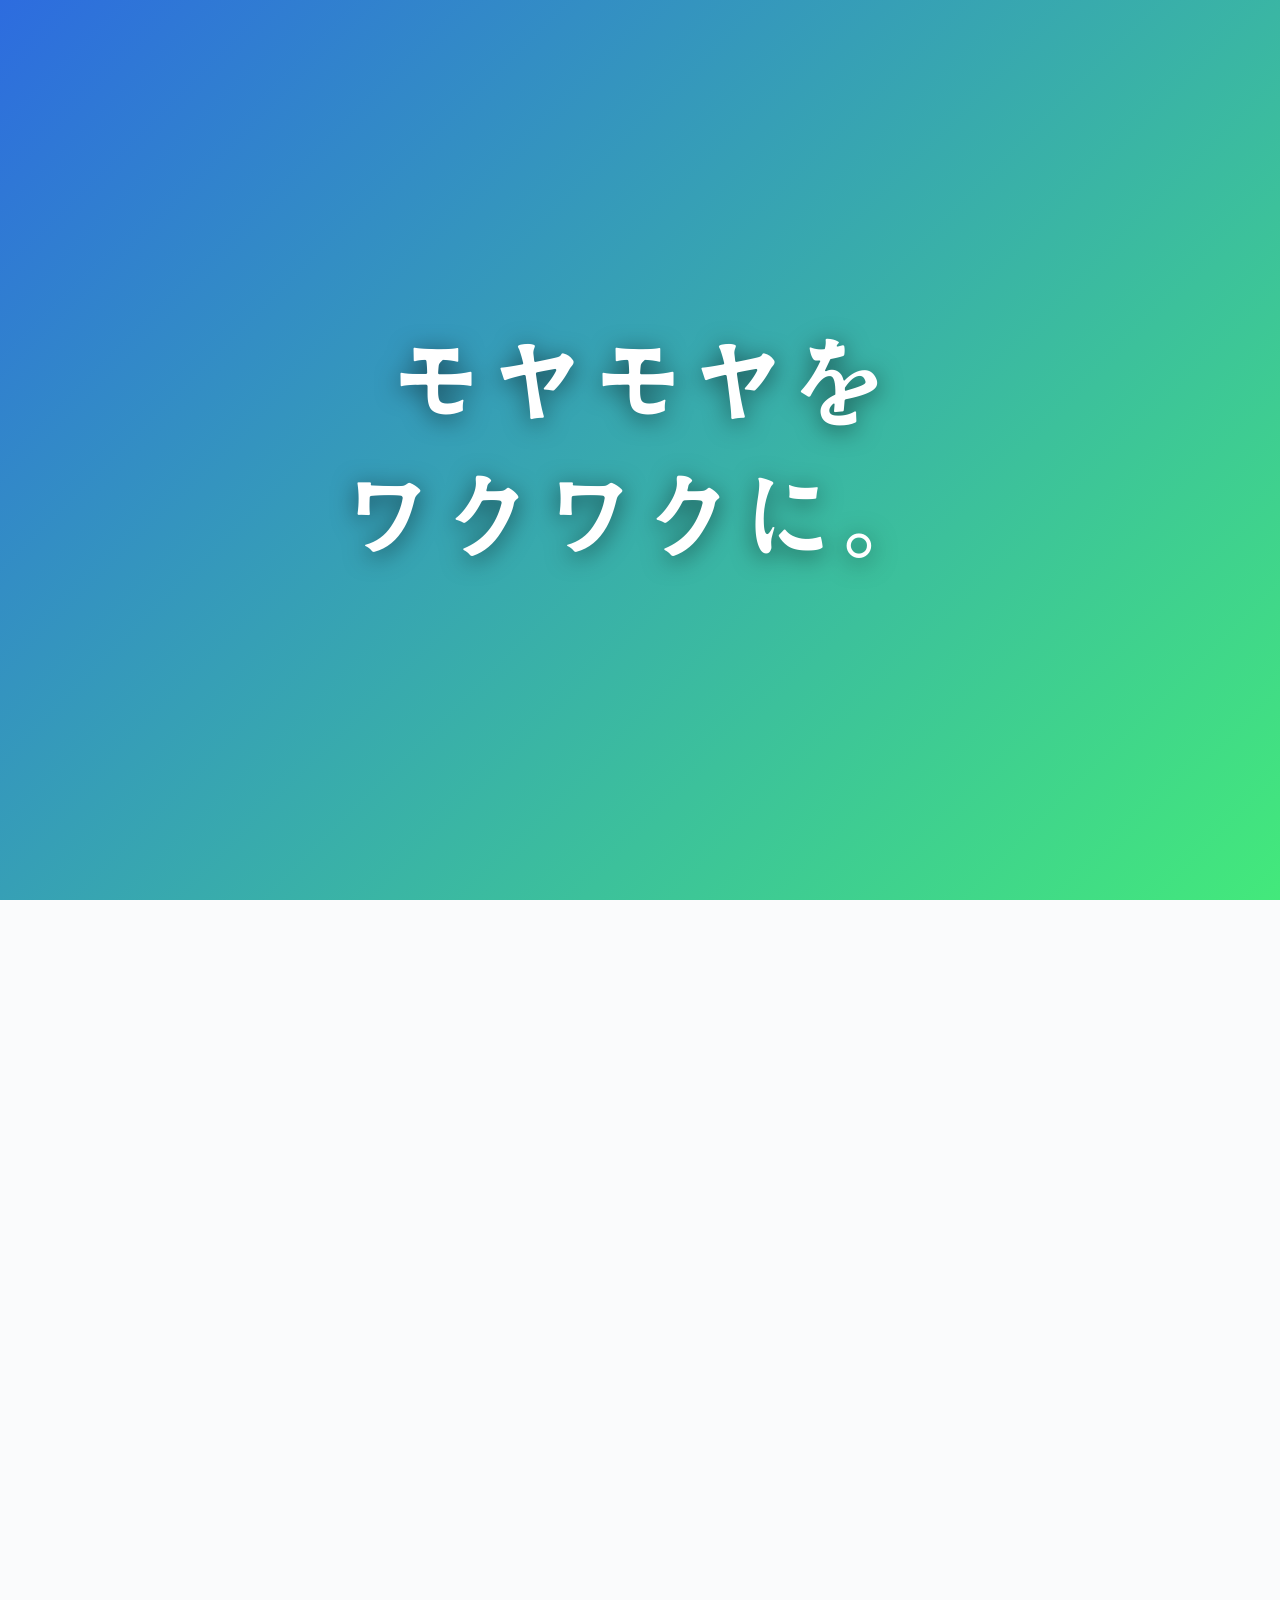
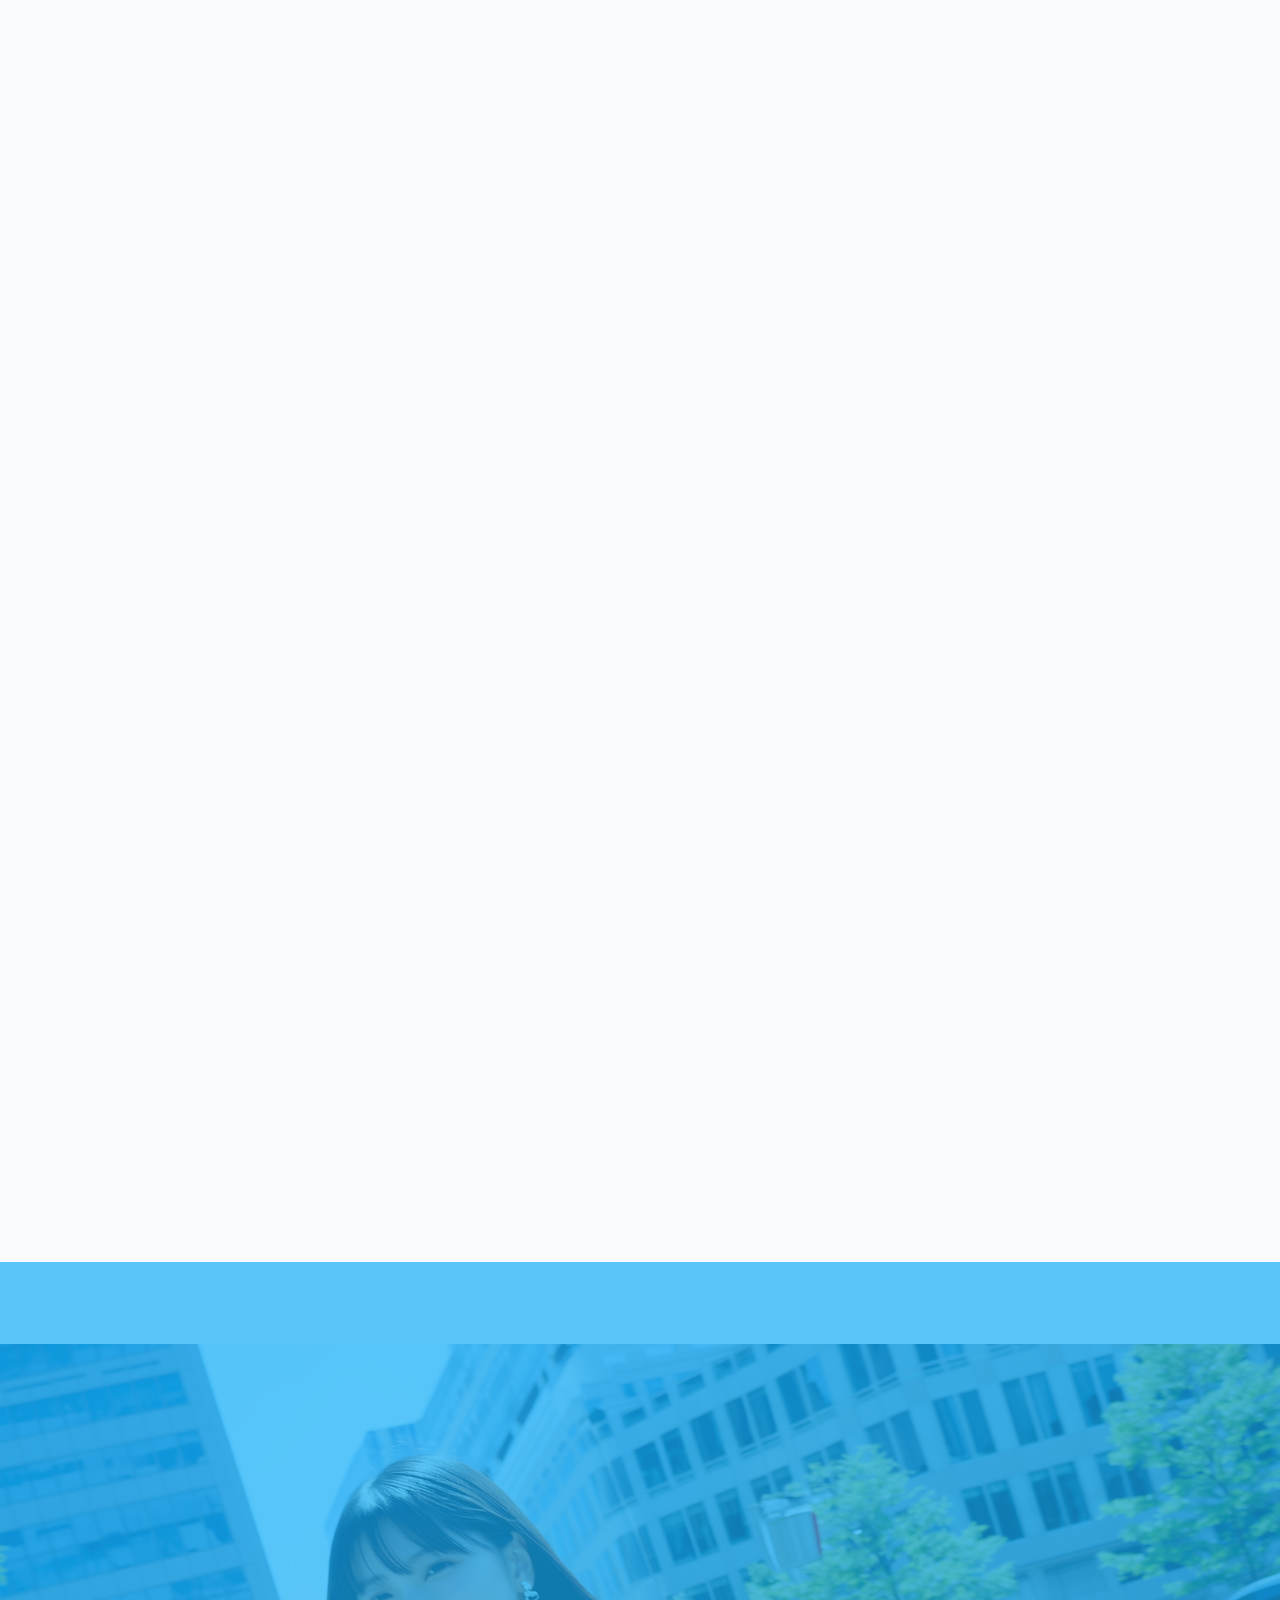
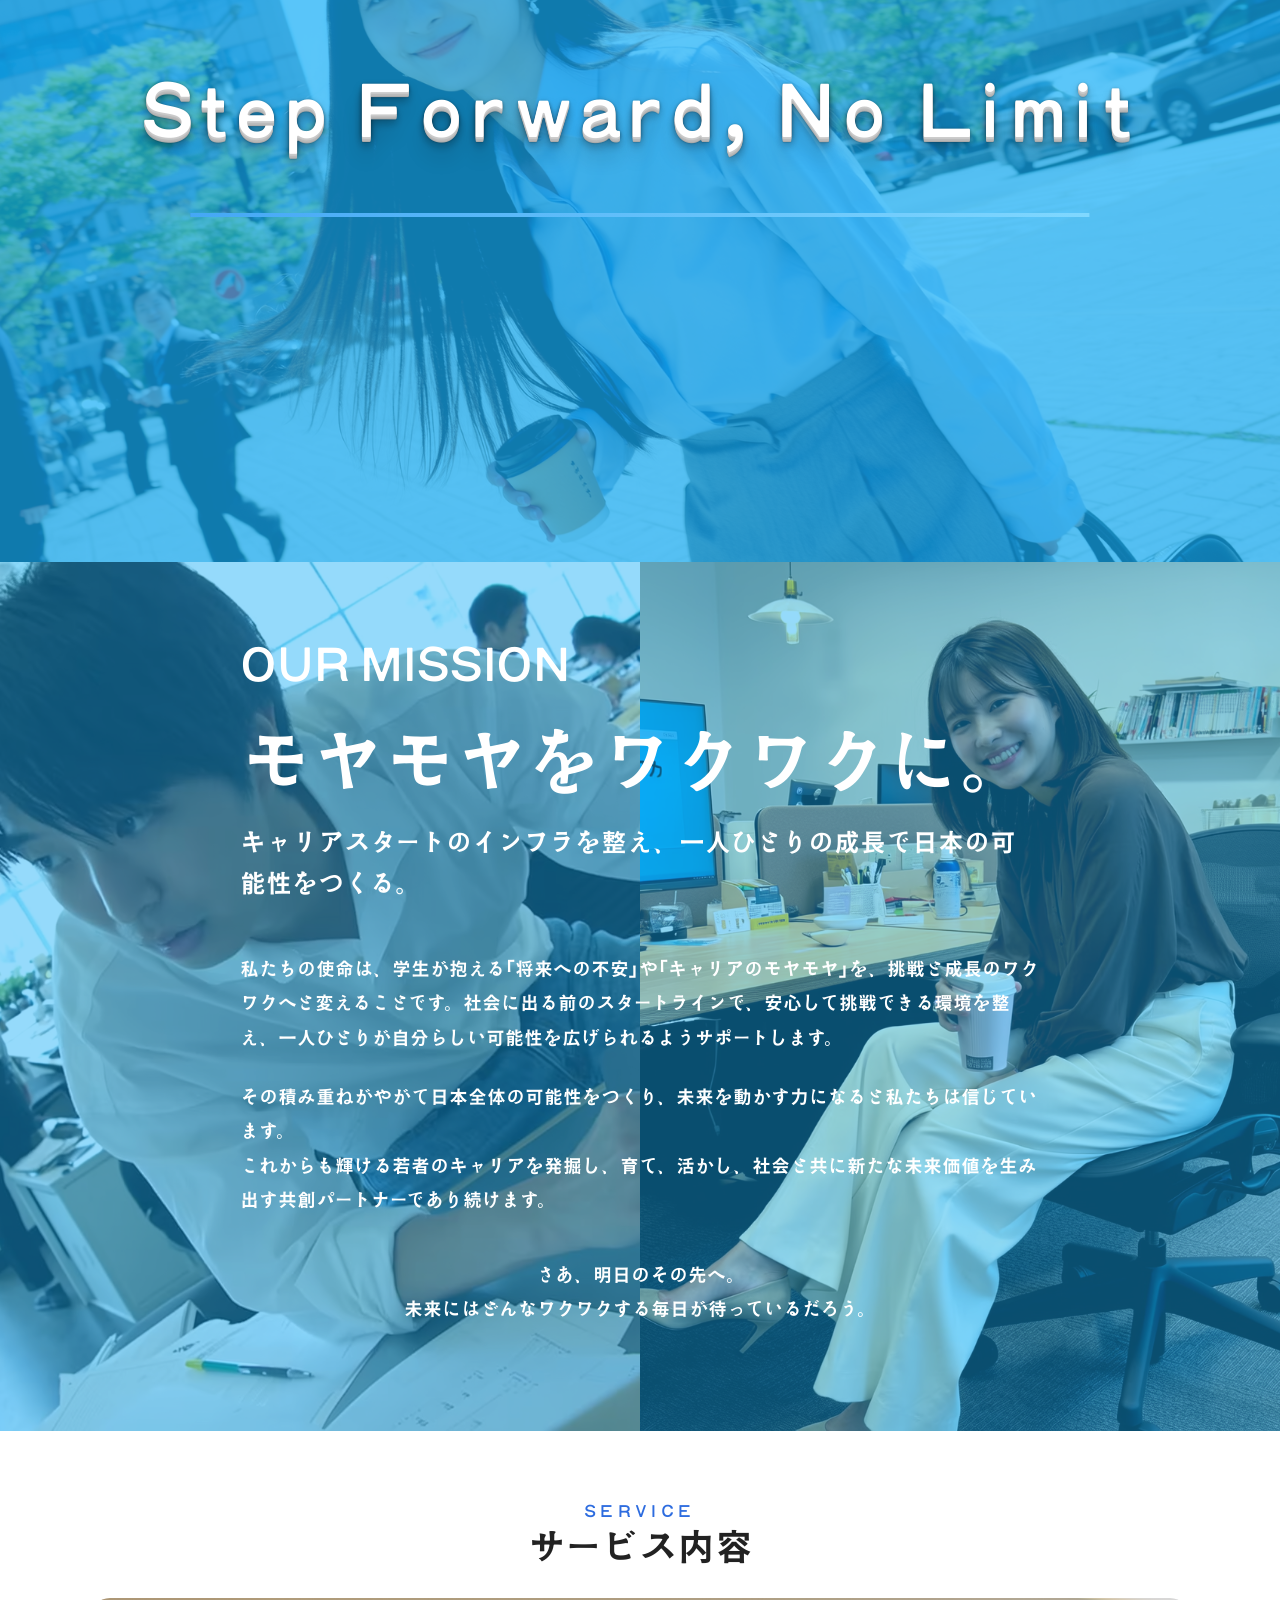
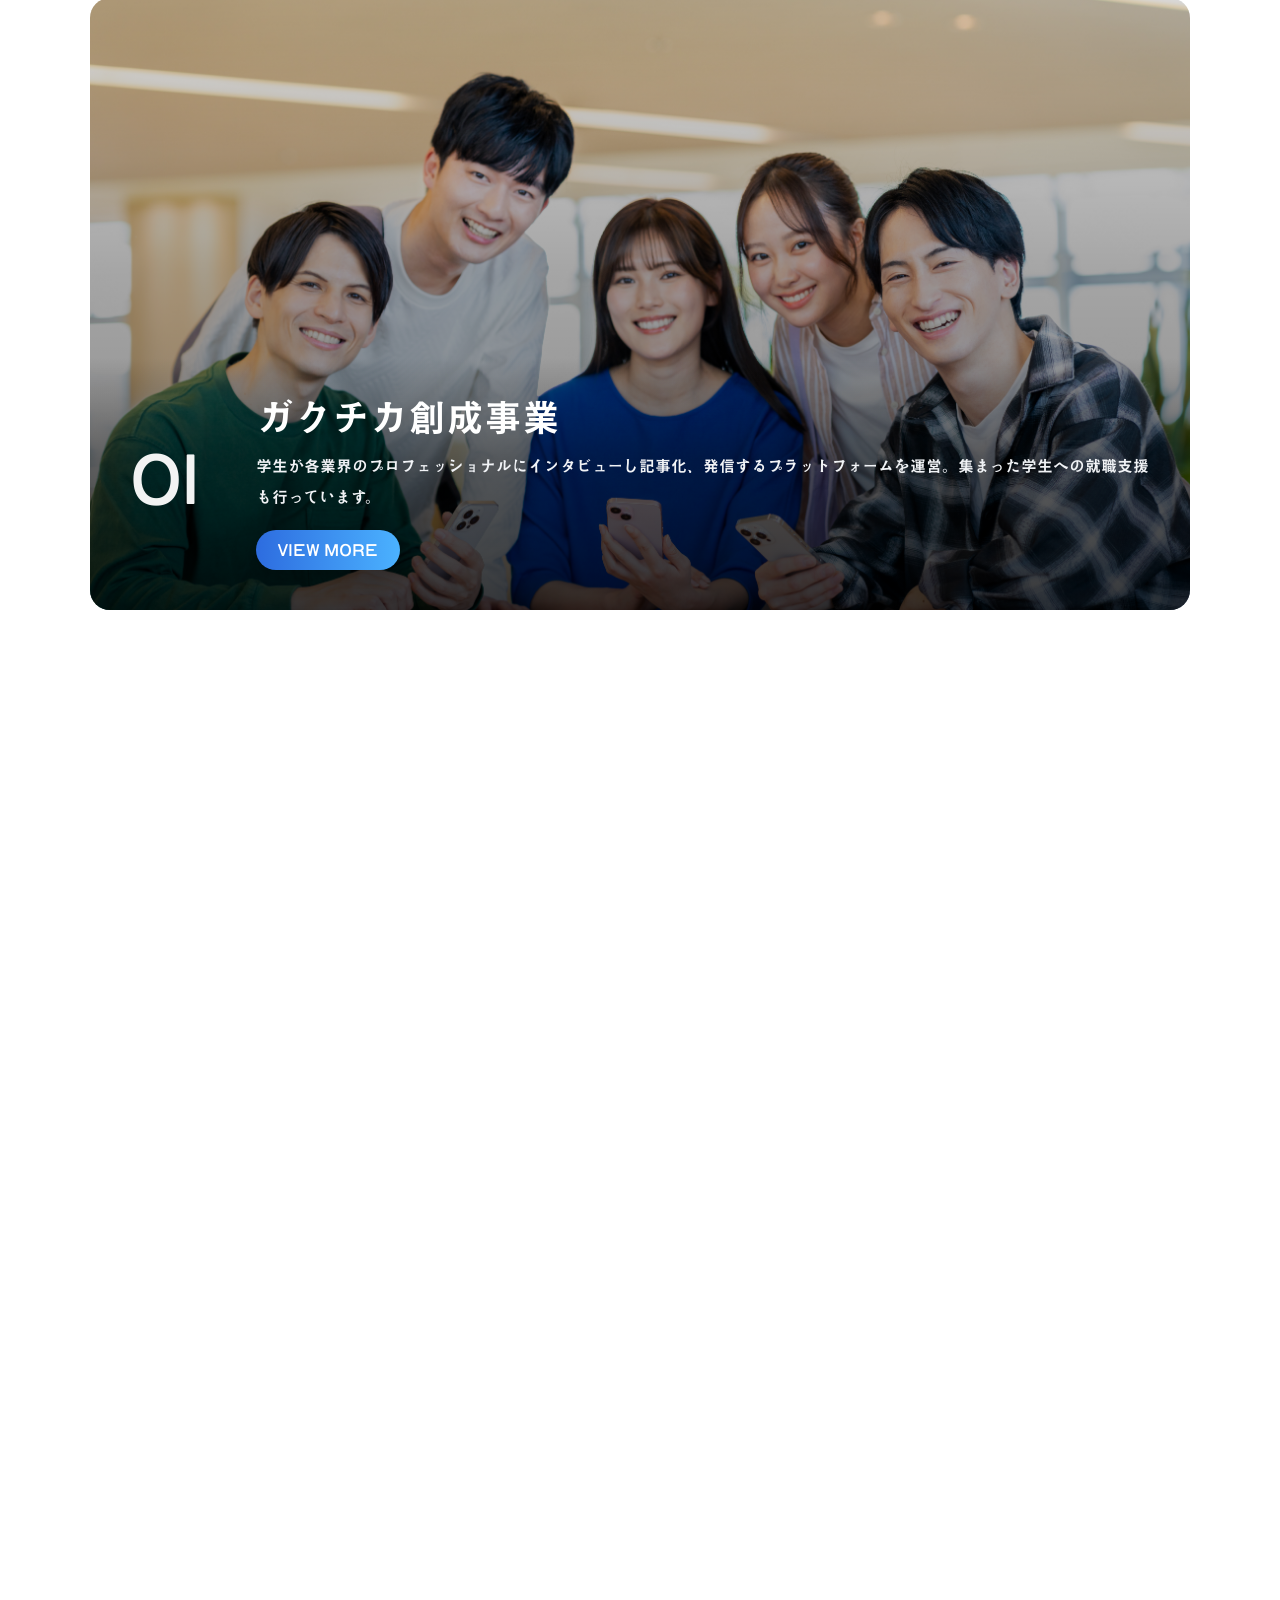
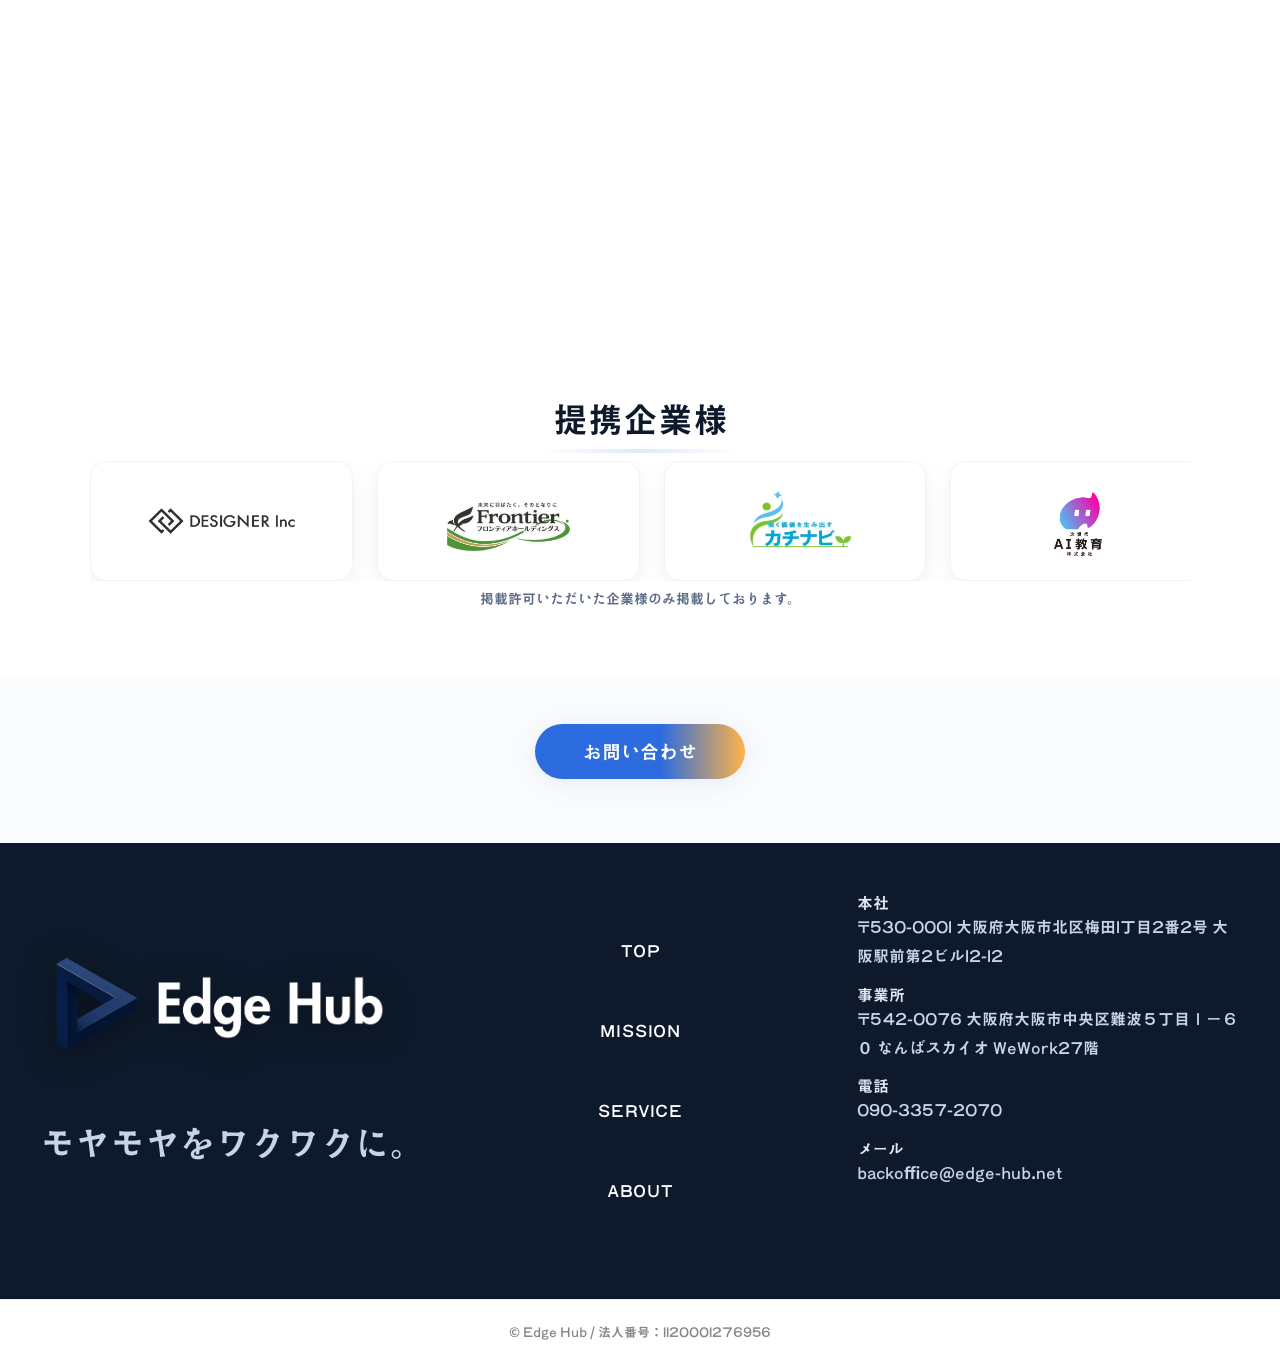
<file: index.html>
<!DOCTYPE html>
<html lang="ja">
<head>
  <meta charset="UTF-8">
  <meta name="viewport" content="width=device-width, initial-scale=1.0">
  <title>株式会社Edge Hub</title>
  <link rel="preconnect" href="https://fonts.googleapis.com">
  <link rel="preconnect" href="https://fonts.gstatic.com" crossorigin>
  <link href="https://fonts.googleapis.com/css2?family=Montserrat:wght@700;400&family=Noto+Sans+JP:wght@700;400&display=swap" rel="stylesheet">
  <link rel="stylesheet" href="style.css">
  <script defer src="script.js"></script>
</head>
<body>
  <div id="loading-screen">
    <div class="loading-texts">
      <div class="loading-moya">モヤモヤを</div>
      <div class="loading-waku">ワクワクに。</div>
    </div>
  </div>
  <header class="header">
    <a href="#top" class="logo-link">
      <img src="Edge Hub 企業ロゴ.png" alt="Edge Hub ロゴ" class="logo">
    </a>
    <button class="hamburger" id="hamburger" aria-label="メニューを開く">
      <span class="hamburger__line"></span>
      <span class="hamburger__line"></span>
      <span class="hamburger__line"></span>
    </button>
    <nav class="nav" id="nav">
      <a href="#top" class="nav-link">TOP</a>
      <a href="#mission" class="nav-link">MISSION</a>
      <a href="#business" class="nav-link">SERVICE</a>
      <a href="about.html" class="nav-link">ABOUT</a>
    </nav>
  </header>
  <main>
    <section class="hero">
      <div class="hero-sticky">
        <video class="bg-video" src="homepage_paint_video.MP4" autoplay loop muted playsinline></video>
        <div class="hero-overlay"></div>
        <img class="hero-center-logo" src="Edge Hub 企業ロゴ.png" alt="Edge Hub ロゴ">
        <div class="hero-texts">
          <h1 class="hero-title">その経験、本当に自分らしさ出せてますか？</h1>
          <p class="hero-desc">
            同じスタートライン、同じ志望動機、誰かが敷いたレールの上を走るだけの人生で本当に満足できるだろうか？<br/>
            心から「やりたい」と叫ぶこと。<br/>
            寝食を忘れるほど好きなこと。<br/>
            そんな“本当の自分”と向き合える場所。<br/>
            私たちは、君が積み上げてきた経験を“他の誰ともかぶらない物語”に変えるお手伝いをします。<br/>
            さあ、君らしい色で未来を塗り替えよう。<br/>
            ここから始まる、新しい就活のカタチ。<br/>
            Edge Hubで、あなただけの未来を共に描こう。
          </p>
        </div>
      </div>
    </section>

    <!-- OUR MISSION Section -->
    <section class="mission-section" id="mission">
      <!-- Introduction Area -->
      <div class="mission-intro">
        <div class="mission-bg">
          <img src="HAIKEI.png" alt="背景画像" class="mission-bg-image">
          <div class="mission-overlay"></div>
        </div>
        <div class="mission-container">
          <h2 class="mission-catch">Step Forward, No Limit</h2>
          <div class="mission-line"></div>
        </div>
      </div>

      <!-- Main Message Area -->
      <div class="mission-main">
        <div class="mission-bg-split" aria-hidden="true">
          <div class="mission-bg-left"></div>
          <div class="mission-bg-right"></div>
        </div>
        <div class="mission-container">
          <h3 class="mission-title">OUR MISSION</h3>
          <h4 class="mission-heading">モヤモヤをワクワクに。</h4>
          <h5 class="mission-subheading">キャリアスタートのインフラを整え、一人ひとりの成長で日本の可能性をつくる。</h5>
          <div class="mission-content">
            <p>私たちの使命は、学生が抱える「将来への不安」や「キャリアのモヤモヤ」を、挑戦と成長のワクワクへと変えることです。社会に出る前のスタートラインで、安心して挑戦できる環境を整え、一人ひとりが自分らしい可能性を広げられるようサポートします。</p>
            <p>その積み重ねがやがて日本全体の可能性をつくり、未来を動かす力になると私たちは信じています。<br>これからも輝ける若者のキャリアを発掘し、育て、活かし、社会と共に新たな未来価値を生み出す共創パートナーであり続けます。</p>
            <p class="mission-ending">さあ、明日のその先へ。<br>未来にはどんなワクワクする毎日が待っているだろう。</p>
          </div>
        </div>
      </div>
    </section>

    <!-- Business Section -->
    <section class="service" id="business">
      <div class="service-header">
        <div class="service-eyebrow">SERVICE</div>
        <h2 class="service-title">サービス内容</h2>
      </div>

      <div class="service-vertical">
        <!-- 01 -->
        <article class="service-vcard" data-bg="03.jpeg">
          <div class="service-voverlay"></div>
          <div class="service-vinner">
            <div class="service-vnum">01</div>
            <h3 class="service-vname">ガクチカ創成事業</h3>
            <p class="service-vdesc">学生が各業界のプロフェッショナルにインタビューし記事化、発信するプラットフォームを運営。集まった学生への就職支援も行っています。</p>
            <a href="business2.html" class="service-vcta cta-one">VIEW MORE</a>
          </div>
        </article>
        
        <!-- 02（旧03の内容を引継ぎ、番号のみ変更） -->
        <article class="service-vcard" data-bg="04.jpeg">
          <div class="service-voverlay"></div>
          <div class="service-vinner">
            <div class="service-vnum">02</div>
            <h3 class="service-vname">学生向けビジネススキル育成事業</h3>
            <p class="service-vdesc">ハイキャリア志望学生が集うコミュニティを運営し、実践型インターンで成長を促す学びの場を提供。早期に市場価値を高めます。</p>
            <a href="business4.html" class="service-vcta cta-three">VIEW MORE</a>
          </div>
        </article>
        
        <!-- 03（旧04の内容を引継ぎ、番号のみ変更） -->
        <article class="service-vcard" data-bg="01.jpeg">
          <div class="service-voverlay"></div>
          <div class="service-vinner">
            <div class="service-vnum">03</div>
            <h3 class="service-vname">マッチングイベント企画運営</h3>
            <p class="service-vdesc">企業と学生を結ぶマッチングイベントを企画運営。確かなデータ提供とアフターフォローで効率的に候補者を集め、採用成功へ導きます。</p>
            <a href="business1.html" class="service-vcta cta-four">VIEW MORE</a>
          </div>
        </article>
      </div>
    </section>
    
    <!-- Partners Section -->
    <section class="partners" id="partners">
      <div class="partners-inner">
        <h2 class="partners-title">提携企業様</h2>
        <div class="partners-line" aria-hidden="true"></div>
        <div class="partners-marquee" aria-label="提携企業ロゴ">
          <div class="partners-track">
            <div class="partner-card"><img src="q.PNG" alt="企業ロゴ1" class="partner-logo"></div>
            <div class="partner-card"><img src="w.PNG" alt="企業ロゴ2" class="partner-logo"></div>
            <div class="partner-card"><img src="T.PNG" alt="企業ロゴ3" class="partner-logo"></div>
            <div class="partner-card"><img src="Y.PNG" alt="企業ロゴ4" class="partner-logo"></div>
            <!-- duplicate for seamless loop -->
            <div class="partner-card"><img src="q.PNG" alt="企業ロゴ1" class="partner-logo"></div>
            <div class="partner-card"><img src="w.PNG" alt="企業ロゴ2" class="partner-logo"></div>
            <div class="partner-card"><img src="T.PNG" alt="企業ロゴ3" class="partner-logo"></div>
            <div class="partner-card"><img src="Y.PNG" alt="企業ロゴ4" class="partner-logo"></div>
          </div>
        </div>
        <p class="partners-note">掲載許可いただいた企業様のみ掲載しております。</p>
      </div>
    </section>

    <section class="contact" id="contact">
      <a href="mailto:info@edgehub.co.jp" class="contact-btn">お問い合わせ</a>
    </section>
  </main>

  <!-- Corporate Footer Band -->
  <section class="corp-footer">
    <div class="corp-footer__inner">
      <div class="corp-footer__col corp-footer__brand">
        <img src="WHITELOGO.png" alt="Edge Hub ロゴ(白)" class="footer-logo"/>
        <p class="corp-tagline">モヤモヤをワクワクに。</p>
      </div>
      <nav class="corp-footer__col corp-footer__links" aria-label="フッターナビゲーション">
        <a href="#top" class="corp-link">TOP</a>
        <a href="#mission" class="corp-link">MISSION</a>
        <a href="#business" class="corp-link">SERVICE</a>
        <a href="about.html" class="corp-link">ABOUT</a>
      </nav>
      <div class="corp-footer__col corp-footer__contact">
        <div class="corp-contact-block">
          <div class="corp-contact-title">本社</div>
          <div class="corp-contact-text">〒530-0001 大阪府大阪市北区梅田1丁目2番2号 大阪駅前第2ビル12-12</div>
        </div>
        <div class="corp-contact-block">
          <div class="corp-contact-title">事業所</div>
          <div class="corp-contact-text">〒542-0076 大阪府大阪市中央区難波５丁目１−６０ なんばスカイオ WeWork27階</div>
        </div>
        <div class="corp-contact-block">
          <div class="corp-contact-title">電話</div>
          <div class="corp-contact-text">090-3357-2070</div>
        </div>
        <div class="corp-contact-block">
          <div class="corp-contact-title">メール</div>
          <div class="corp-contact-text">backoffice@edge-hub.net</div>
        </div>
      </div>
    </div>
  </section>

  <footer class="footer">
    <small>© Edge Hub / 法人番号：1120001276956</small>
  </footer>
  <script>
  // Hamburger menu functionality
  document.getElementById('hamburger').addEventListener('click', function() {
    this.classList.toggle('active');
    document.getElementById('nav').classList.toggle('active');
  });

  // Smooth scrolling for navigation links
  document.querySelectorAll('.nav-link, .corp-link').forEach(link => {
    link.addEventListener('click', (e) => {
      const href = link.getAttribute('href') || '';
      // Close hamburger immediately
      const hb = document.getElementById('hamburger');
      const nav = document.getElementById('nav');
      if (hb && nav) { hb.classList.remove('active'); nav.classList.remove('active'); }

      // Only intercept in-page hash links
      if (href.startsWith('#')) {
        e.preventDefault();
        const targetId = href.substring(1);
        const targetSection = document.getElementById(targetId);
        if (targetSection) {
          targetSection.scrollIntoView({ behavior: 'smooth', block: 'start' });
        }
      }
      // Non-hash links (e.g., about.html) will navigate normally
    });
  });

  // Parallax effect for mission background
  window.addEventListener('scroll', () => {
    const scrolled = window.pageYOffset;
    const missionIntro = document.querySelector('.mission-intro');
    const missionBgImage = document.querySelector('.mission-bg-image');
    
    if (missionIntro && missionBgImage) {
      const rect = missionIntro.getBoundingClientRect();
      const introTop = rect.top + scrolled;
      const introHeight = missionIntro.offsetHeight;
      
      if (scrolled >= introTop && scrolled <= introTop + introHeight) {
        const progress = (scrolled - introTop) / introHeight;
        const parallaxOffset = progress * 100;
        missionBgImage.style.setProperty('--parallax-offset', `${parallaxOffset}px`);
        missionBgImage.classList.add('parallax');
      }
    }
  });

  // Intersection Observer for scroll animations
  const observerOptions = {
    threshold: 0.1,
    rootMargin: '0px 0px -50px 0px'
  };
  
  const observer = new IntersectionObserver((entries) => {
    entries.forEach(entry => {
      if (entry.isIntersecting) {
        entry.target.style.animationPlayState = 'running';
        observer.unobserve(entry.target);
      }
    });
  }, observerOptions);

  // Observe mission section elements + line
  document.addEventListener('DOMContentLoaded', () => {
    const missionElements = document.querySelectorAll('.mission-title, .mission-heading, .mission-subheading, .mission-content p, .mission-image-wrapper');
    missionElements.forEach(el => {
      el.style.animationPlayState = 'paused';
      observer.observe(el);
    });

    // Trigger line when the title enters viewport
    const title = document.querySelector('.mission-title');
    const line  = document.querySelector('.mission-line');
    if (title && line) {
      const io = new IntersectionObserver((entries)=>{
        entries.forEach(entry=>{
          if(entry.isIntersecting){
            line.classList.add('animate');
            io.unobserve(entry.target); // one-shot
          }
        })
      }, { threshold: 0.1 });
      io.observe(title);
    }

    // Partners underline animation when visible
    const partners = document.querySelector('.partners');
    if(partners){
      const po = new IntersectionObserver((entries)=>{
        entries.forEach(entry=>{
          if(entry.isIntersecting){ partners.classList.add('in-view'); po.unobserve(entry.target); }
        })
      }, { threshold: 0.2 });
      po.observe(partners);
    }
  });
  </script>
</body>
</html>
</file>
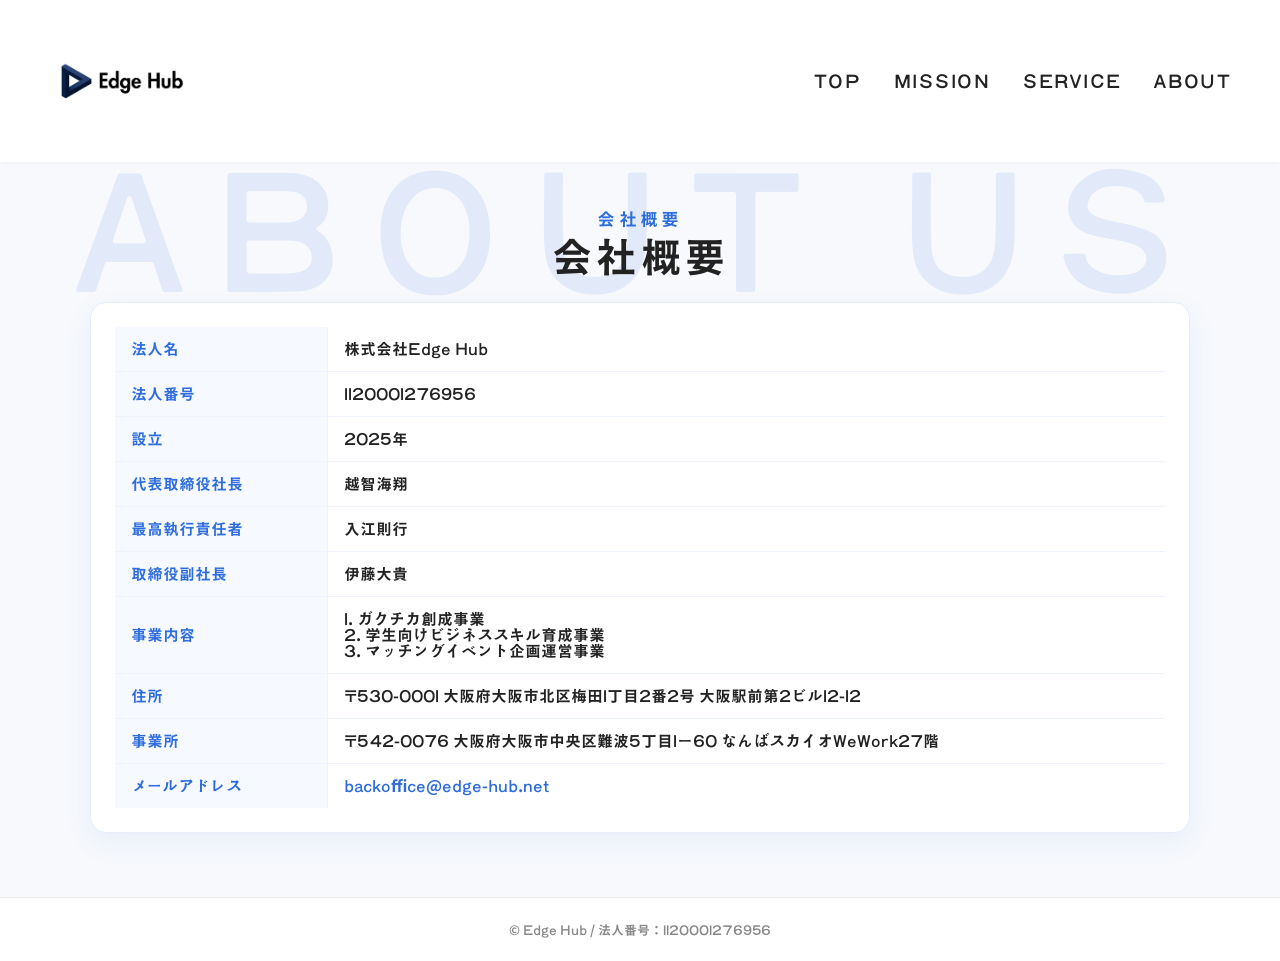
<file: about.html>
<!DOCTYPE html>
<html lang="ja">
<head>
  <meta charset="UTF-8" />
  <meta name="viewport" content="width=device-width, initial-scale=1.0" />
  <title>会社概要 | Edge Hub</title>
  <link rel="stylesheet" href="style.css" />
</head>
<body>
  <header class="header">
    <a href="index.html" class="logo-link">
      <img src="Edge Hub 企業ロゴ.png" alt="Edge Hub ロゴ" class="logo" />
    </a>
    <button class="hamburger" id="hamburger" aria-label="メニューを開く">
      <span class="hamburger__line"></span>
      <span class="hamburger__line"></span>
      <span class="hamburger__line"></span>
    </button>
    <nav class="nav" id="nav">
      <a href="index.html#top" class="nav-link">TOP</a>
      <a href="index.html#mission" class="nav-link">MISSION</a>
      <a href="index.html#business" class="nav-link">SERVICE</a>
      <a href="index.html#about" class="nav-link">ABOUT</a>
    </nav>
  </header>

  <main class="about-main">
    <section class="about-container">
      <div class="about-sec__head">
        <span class="about-sec__ghost" aria-hidden="true">ABOUT US</span>
        <h3 class="about-sec__eyebrow">会社概要</h3>
        <h2 class="about-sec__title">会社概要</h2>
      </div>

      <div class="about-card">
        <table class="about-table" aria-label="会社概要">
          <tbody>
            <tr>
              <th scope="row">法人名</th>
              <td>株式会社Edge Hub</td>
            </tr>
            <tr>
              <th scope="row">法人番号</th>
              <td>1120001276956</td>
            </tr>
            <tr>
              <th scope="row">設立</th>
              <td>2025年</td>
            </tr>
            <tr>
              <th scope="row">代表取締役社長</th>
              <td>越智海翔</td>
            </tr>
            <tr>
              <th scope="row">最高執行責任者</th>
              <td>入江則行</td>
            </tr>
            <tr>
              <th scope="row">取締役副社長</th>
              <td>伊藤大貴</td>
            </tr>
            <tr>
              <th scope="row">事業内容</th>
              <td>
                1. ガクチカ創成事業<br />
                2. 学生向けビジネススキル育成事業<br />
                3. マッチングイベント企画運営事業
              </td>
            </tr>
            <tr>
              <th scope="row">住所</th>
              <td>〒530-0001 大阪府大阪市北区梅田1丁目2番2号 大阪駅前第2ビル12-12</td>
            </tr>
            <tr>
              <th scope="row">事業所</th>
              <td>〒542-0076 大阪府大阪市中央区難波5丁目1－60 なんばスカイオWeWork27階</td>
            </tr>
            <tr>
              <th scope="row">メールアドレス</th>
              <td><a class="about-mail" href="mailto:backoffice@edge-hub.net">backoffice@edge-hub.net</a></td>
            </tr>
          </tbody>
        </table>
      </div>
    </section>
  </main>

  <footer class="footer">
    <small>© Edge Hub / 法人番号：1120001276956</small>
  </footer>

  <script>
    (function(){
      const hb = document.getElementById('hamburger');
      const nav = document.getElementById('nav');
      if(hb && nav){ hb.addEventListener('click', ()=>{ hb.classList.toggle('active'); nav.classList.toggle('active'); }); }
      document.querySelectorAll('.nav-link').forEach(a=>{
        a.addEventListener('click', ()=>{ if(hb && nav){ hb.classList.remove('active'); nav.classList.remove('active'); } });
      });
    })();
  </script>
</body>
</html>
</file>
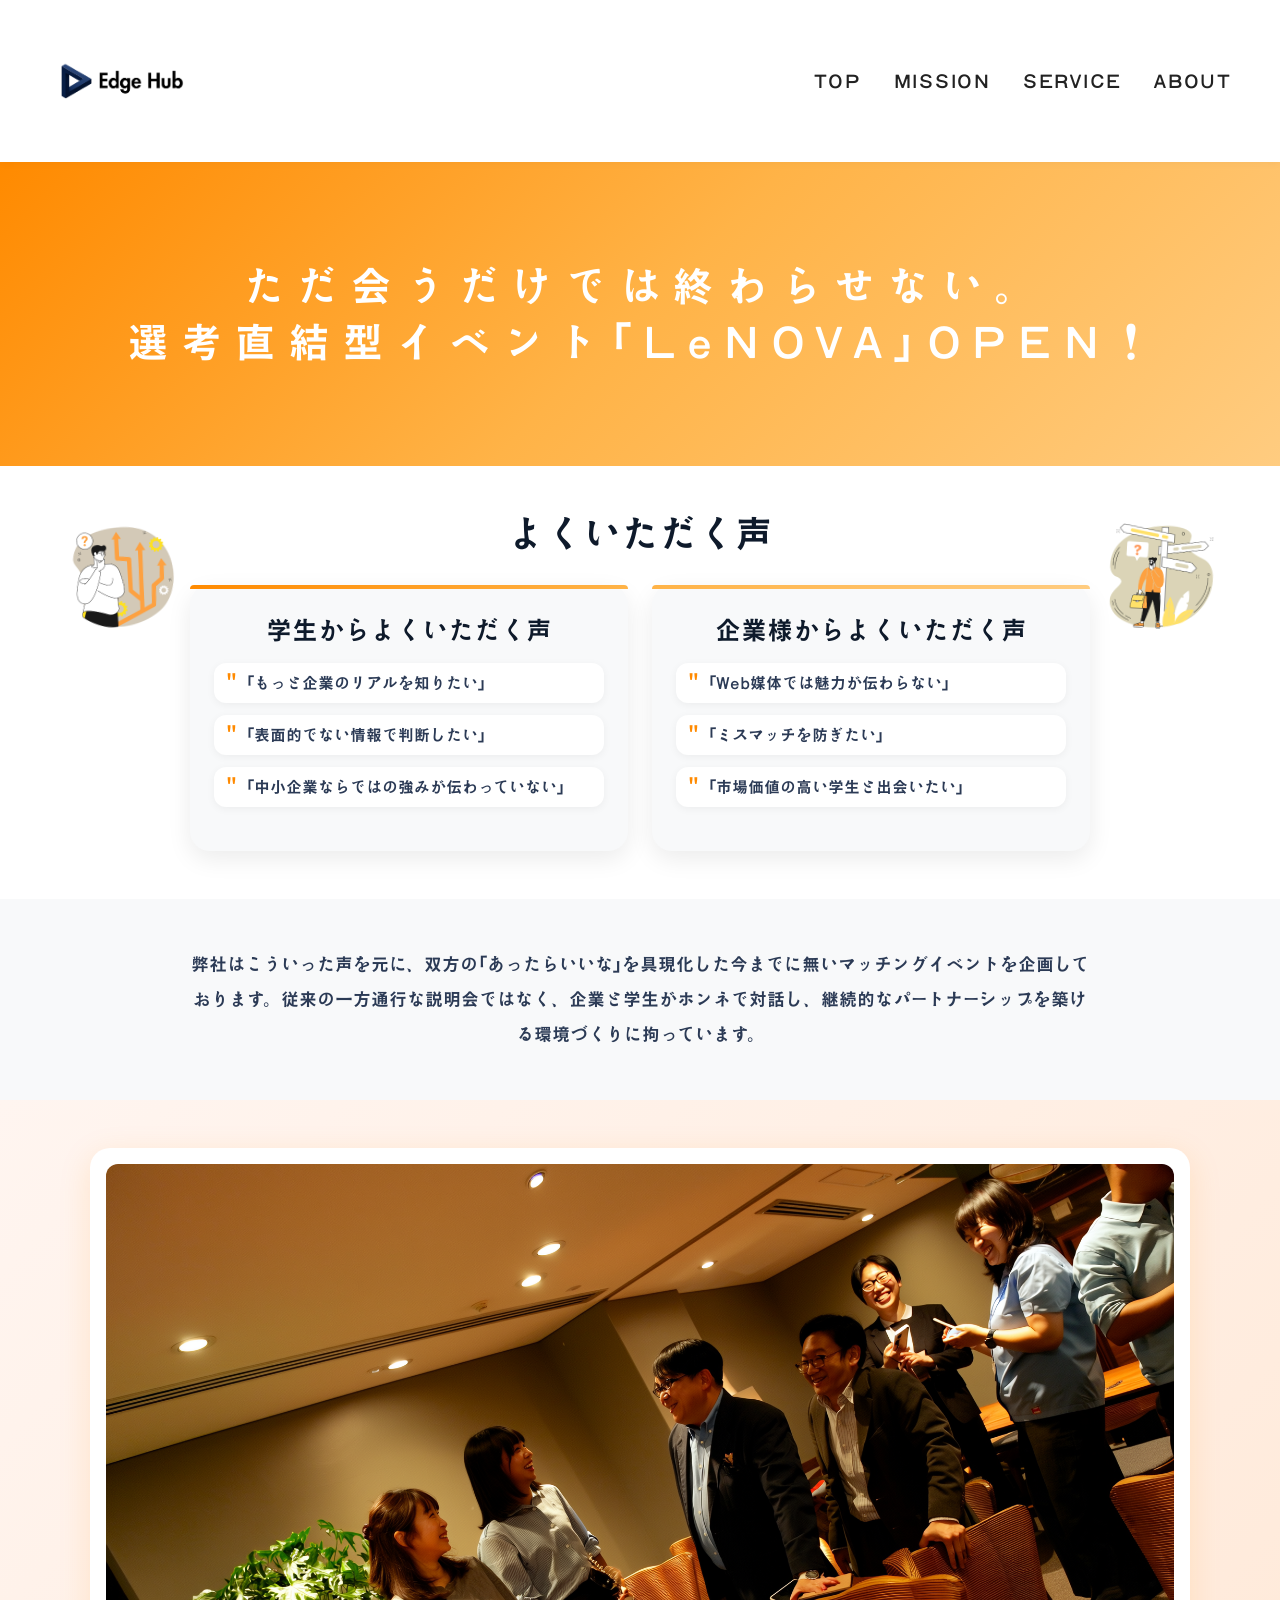
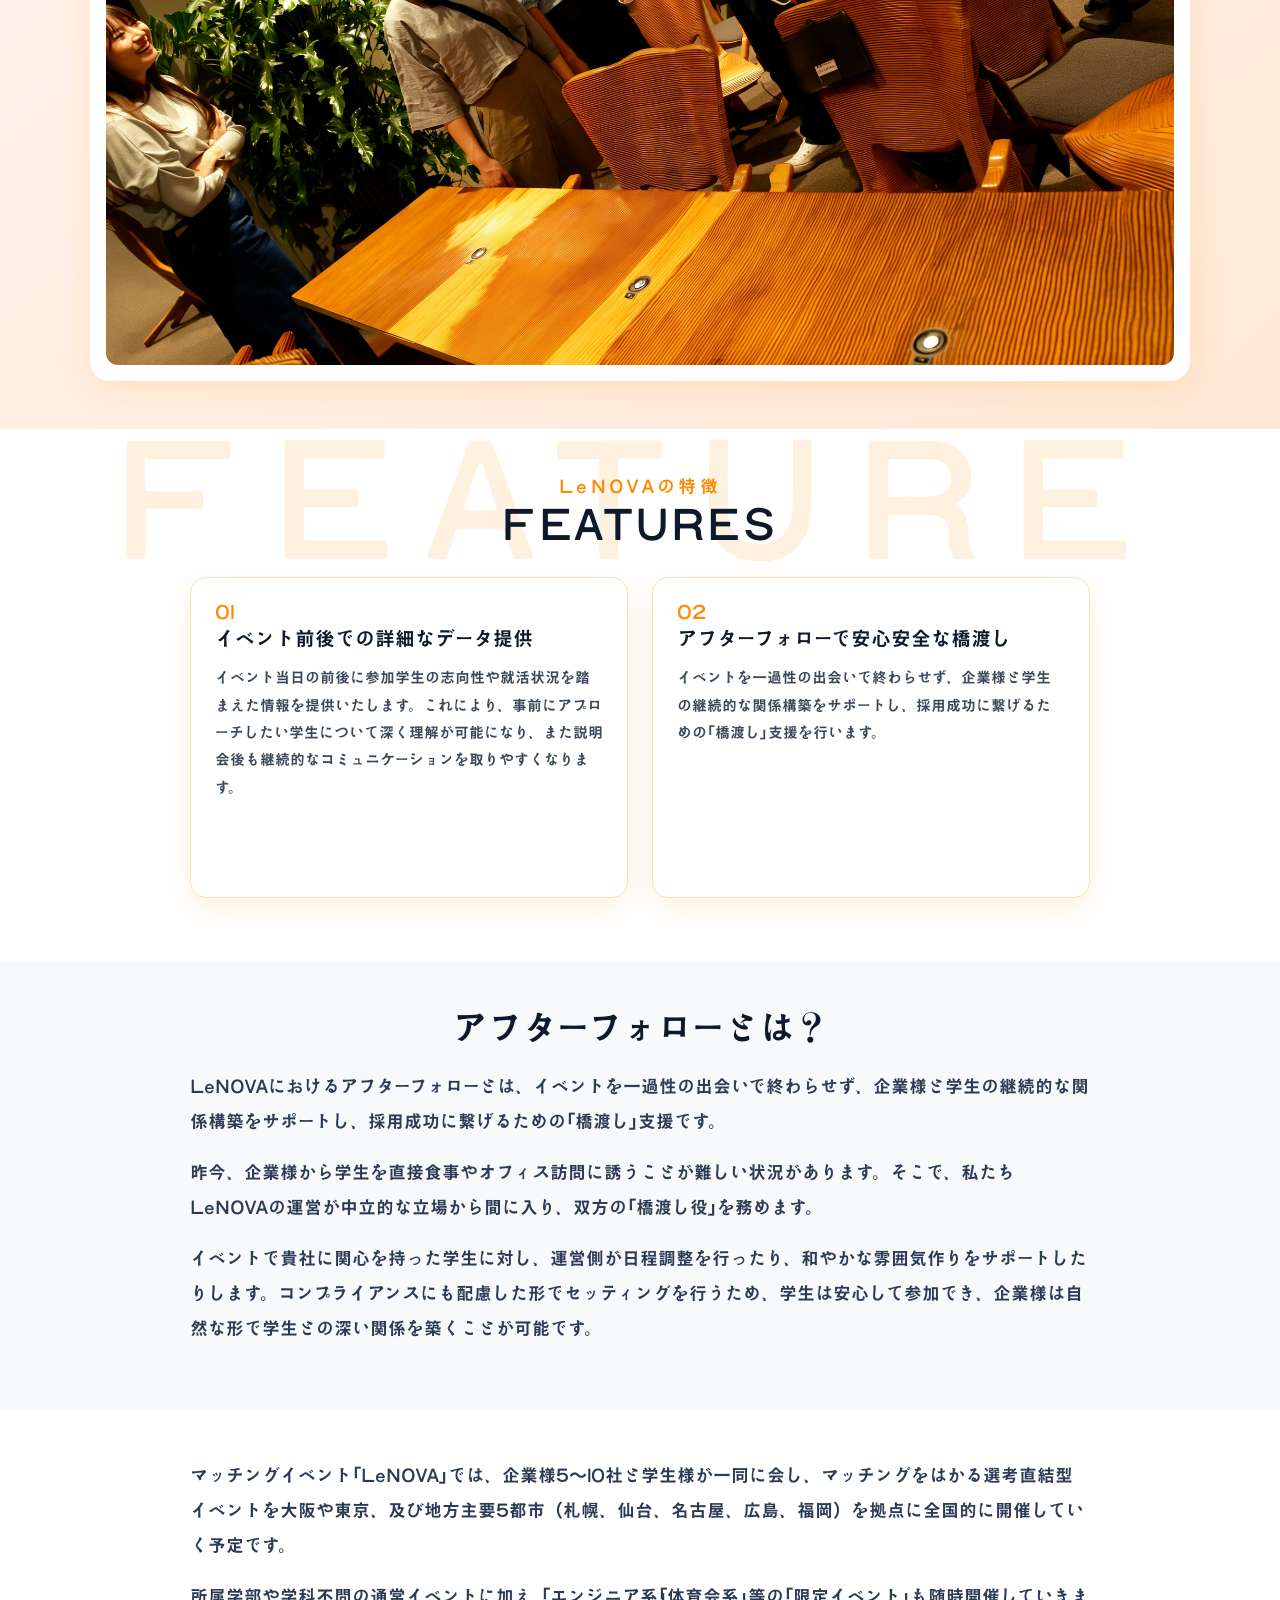
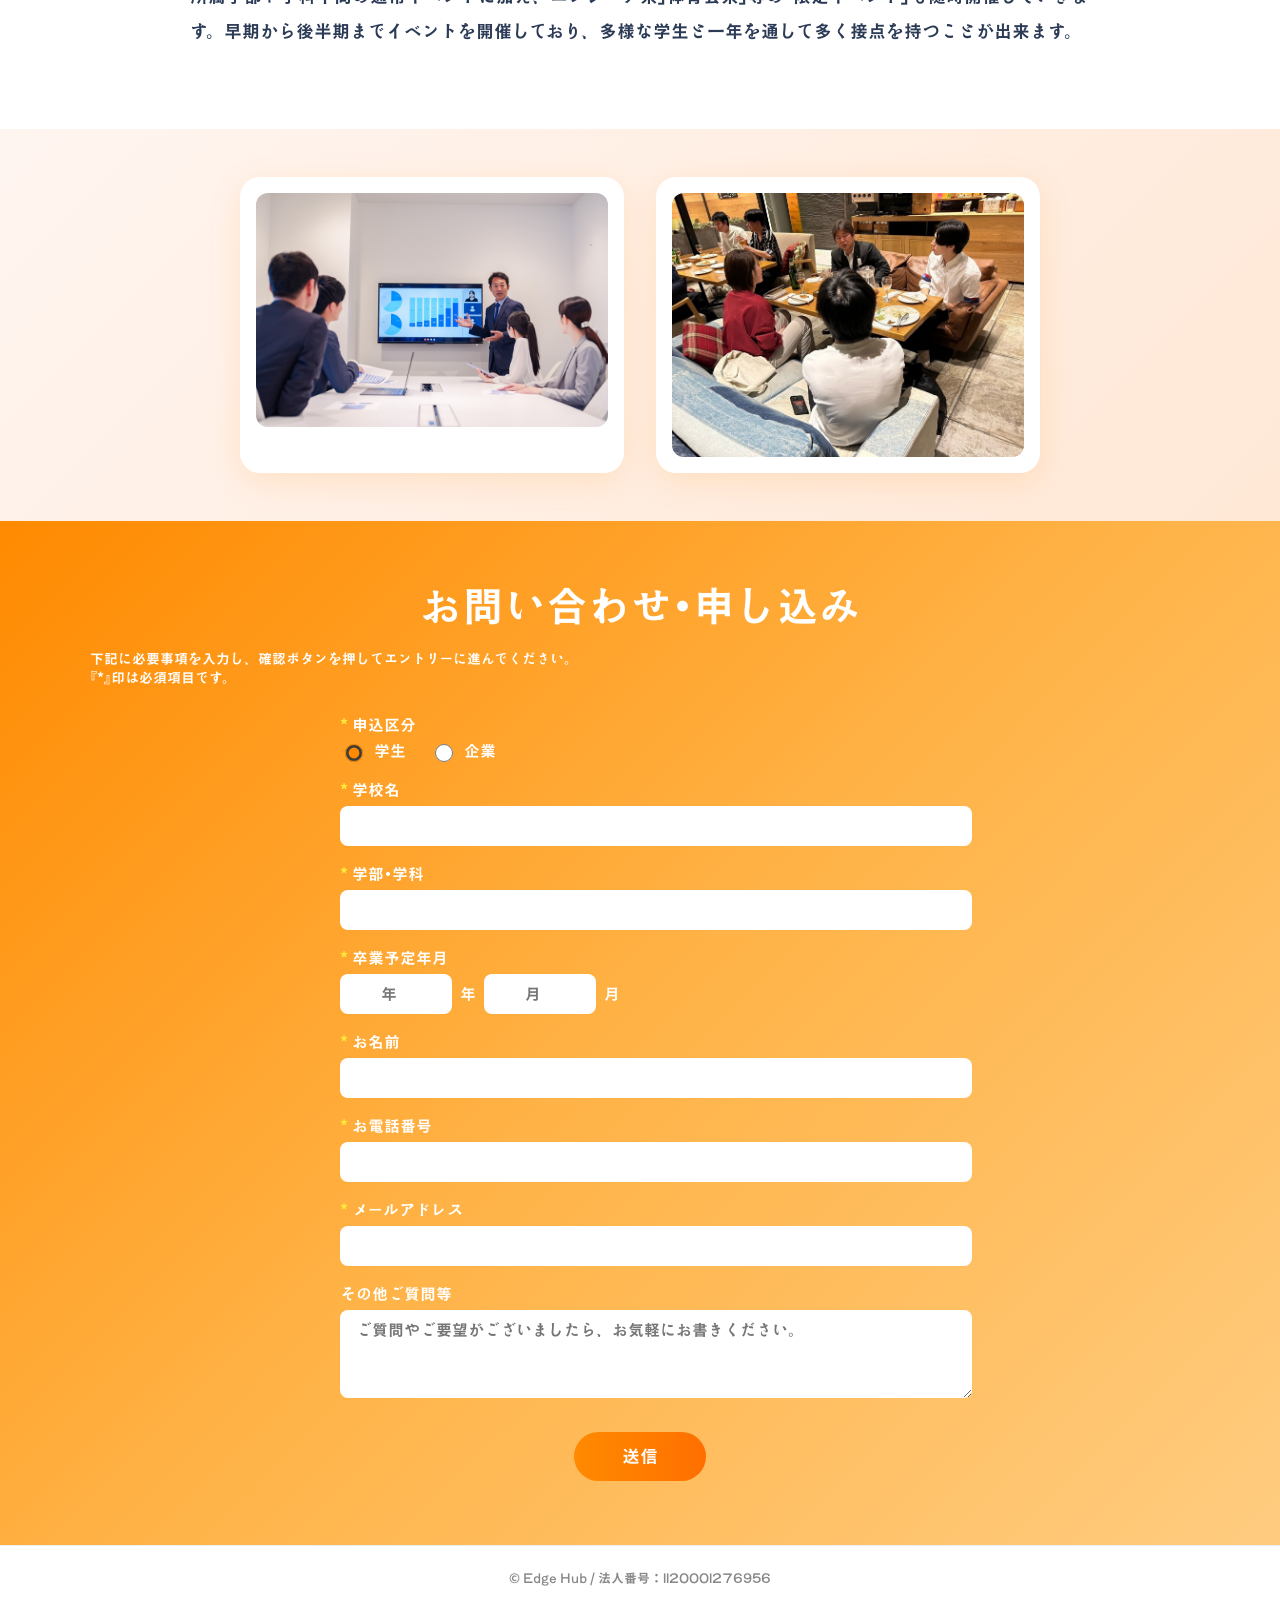
<file: business1.html>
<!DOCTYPE html>
<html lang="ja">
<head>
  <meta charset="UTF-8">
  <meta name="viewport" content="width=device-width, initial-scale=1.0">
  <title>マッチングイベント企画運営 | Edge Hub</title>
  <link rel="stylesheet" href="style.css">
</head>
<body>
  <header class="header">
    <a href="index.html" class="logo-link">
    <img src="Edge Hub 企業ロゴ.png" alt="Edge Hub ロゴ" class="logo">
    </a>
    <button class="hamburger" id="hamburger" aria-label="メニューを開く">
      <span class="hamburger__line"></span>
      <span class="hamburger__line"></span>
      <span class="hamburger__line"></span>
    </button>
    <nav class="nav" id="nav">
      <a href="index.html#top" class="nav-link">TOP</a>
      <a href="index.html#mission" class="nav-link">MISSION</a>
      <a href="index.html#business" class="nav-link">SERVICE</a>
      <a href="about.html" class="nav-link">ABOUT</a>
    </nav>
  </header>
  <main class="b1-main">
    <!-- Hero Section -->
    <section class="b1-hero">
      <div class="b1-container">
        <h1 class="b1-hero__title">
          <span class="b1-hero__char" data-char="た">た</span>
          <span class="b1-hero__char" data-char="だ">だ</span>
          <span class="b1-hero__char" data-char="会">会</span>
          <span class="b1-hero__char" data-char="う">う</span>
          <span class="b1-hero__char" data-char="だ">だ</span>
          <span class="b1-hero__char" data-char="け">け</span>
          <span class="b1-hero__char" data-char="で">で</span>
          <span class="b1-hero__char" data-char="は">は</span>
          <span class="b1-hero__char" data-char="終">終</span>
          <span class="b1-hero__char" data-char="わ">わ</span>
          <span class="b1-hero__char" data-char="ら">ら</span>
          <span class="b1-hero__char" data-char="せ">せ</span>
          <span class="b1-hero__char" data-char="な">な</span>
          <span class="b1-hero__char" data-char="い">い</span>
          <span class="b1-hero__char" data-char="。">。</span>
          <br>
          <span class="b1-hero__char" data-char="選">選</span>
          <span class="b1-hero__char" data-char="考">考</span>
          <span class="b1-hero__char" data-char="直">直</span>
          <span class="b1-hero__char" data-char="結">結</span>
          <span class="b1-hero__char" data-char="型">型</span>
          <span class="b1-hero__char" data-char="イ">イ</span>
          <span class="b1-hero__char" data-char="ベ">ベ</span>
          <span class="b1-hero__char" data-char="ン">ン</span>
          <span class="b1-hero__char" data-char="ト">ト</span>
          <span class="b1-hero__char" data-char="「">「</span>
          <span class="b1-hero__char" data-char="L">L</span>
          <span class="b1-hero__char" data-char="e">e</span>
          <span class="b1-hero__char" data-char="N">N</span>
          <span class="b1-hero__char" data-char="O">O</span>
          <span class="b1-hero__char" data-char="V">V</span>
          <span class="b1-hero__char" data-char="A">A</span>
          <span class="b1-hero__char" data-char="」">」</span>
          <span class="b1-hero__char" data-char="O">O</span>
          <span class="b1-hero__char" data-char="P">P</span>
          <span class="b1-hero__char" data-char="E">E</span>
          <span class="b1-hero__char" data-char="N">N</span>
          <span class="b1-hero__char" data-char="！">！</span>
        </h1>
      </div>
    </section>

    <!-- Voices Section -->
    <section class="b1-voices">
      <div class="b1-container">
        <h2 class="b1-section__title">よくいただく声</h2>
        <div class="b1-voices__grid">
          <div class="b1-voice b1-voice--student">
            <h3 class="b1-voice__title">学生からよくいただく声</h3>
            <ul class="b1-voice__list">
              <li>「もっと企業のリアルを知りたい」</li>
              <li>「表面的でない情報で判断したい」</li>
              <li>「中小企業ならではの強みが伝わっていない」</li>
            </ul>
          </div>
          <div class="b1-voice b1-voice--company">
            <h3 class="b1-voice__title">企業様からよくいただく声</h3>
            <ul class="b1-voice__list">
              <li>「Web媒体では魅力が伝わらない」</li>
              <li>「ミスマッチを防ぎたい」</li>
              <li>「市場価値の高い学生と出会いたい」</li>
            </ul>
          </div>
        </div>
        <img src="AA.PNG" alt="装飾イラスト左" class="b1-voice__deco b1-voice__deco--left">
        <img src="BB.PNG" alt="装飾イラスト右" class="b1-voice__deco b1-voice__deco--right">
      </div>
    </section>

    <!-- Sub Catch Copy -->
    <section class="b1-catch">
      <div class="b1-container">
        <p class="b1-catch__text">弊社はこういった声を元に、双方の「あったらいいな」を具現化した今までに無いマッチングイベントを企画しております。従来の一方通行な説明会ではなく、企業と学生がホンネで対話し、継続的なパートナーシップを築ける環境づくりに拘っています。</p>
      </div>
    </section>

    <!-- Image Section 1 -->
    <section class="b1-image-section">
      <div class="b1-container">
        <div class="b1-image-frame">
          <img src="1123.PNG" alt="マッチングイベントの様子" class="b1-image">
        </div>
      </div>
    </section>

    <!-- Features Section -->
    <section class="b1-feat">
      <div class="b1-container">
        <div class="b1-sec__head">
          <span class="b1-sec__ghost" aria-hidden="true">FEATURE</span>
          <h3 class="b1-sec__eyebrow">LeNOVAの特徴</h3>
          <h2 class="b1-sec__title">FEATURES</h2>
        </div>
        <div class="b1-feat__grid">
          <article class="b1-card b1-card--tone1">
            <div class="b1-card__num">01</div>
            <h4 class="b1-card__title">イベント前後での詳細なデータ提供</h4>
            <p class="b1-card__desc">イベント当日の前後に参加学生の志向性や就活状況を踏まえた情報を提供いたします。これにより、事前にアプローチしたい学生について深く理解が可能になり、また説明会後も継続的なコミュニケーションを取りやすくなります。</p>
          </article>
          <article class="b1-card b1-card--tone2">
            <div class="b1-card__num">02</div>
            <h4 class="b1-card__title">アフターフォローで安心安全な橋渡し</h4>
            <p class="b1-card__desc">イベントを一過性の出会いで終わらせず、企業様と学生の継続的な関係構築をサポートし、採用成功に繋げるための「橋渡し」支援を行います。</p>
          </article>
        </div>
      </div>
    </section>

    <!-- After Follow Section -->
    <section class="b1-after">
      <div class="b1-container">
        <h2 class="b1-after__title">アフターフォローとは？</h2>
        <div class="b1-after__content">
          <p>LeNOVAにおけるアフターフォローとは、イベントを一過性の出会いで終わらせず、企業様と学生の継続的な関係構築をサポートし、採用成功に繋げるための「橋渡し」支援です。</p>
          <p>昨今、企業様から学生を直接食事やオフィス訪問に誘うことが難しい状況があります。そこで、私たちLeNOVAの運営が中立的な立場から間に入り、双方の「橋渡し役」を務めます。</p>
          <p>イベントで貴社に関心を持った学生に対し、運営側が日程調整を行ったり、和やかな雰囲気作りをサポートしたりします。コンプライアンスにも配慮した形でセッティングを行うため、学生は安心して参加でき、企業様は自然な形で学生との深い関係を築くことが可能です。</p>
        </div>
      </div>
    </section>

    <!-- Main Content -->
    <section class="b1-main-content">
      <div class="b1-container">
        <p>マッチングイベント「LeNOVA」では、企業様5〜10社と学生様が一同に会し、マッチングをはかる選考直結型イベントを大阪や東京、及び地方主要5都市（札幌、仙台、名古屋、広島、福岡）を拠点に全国的に開催していく予定です。</p>
        <p>所属学部や学科不問の通常イベントに加え、「エンジニア系」「体育会系」等の「限定イベント」も随時開催していきます。早期から後半期までイベントを開催しており、多様な学生と一年を通して多く接点を持つことが出来ます。</p>
      </div>
    </section>

    <!-- Image Section 2 -->
    <section class="b1-image-section">
      <div class="b1-container">
        <div class="b1-image-grid">
          <div class="b1-image-frame">
            <img src="11234.jpeg" alt="イベント会場の様子" class="b1-image">
          </div>
          <div class="b1-image-frame">
            <img src="GOUDU.JPG" alt="参加者の交流風景" class="b1-image">
          </div>
        </div>
      </div>
    </section>

    <!-- Application Form -->
    <section class="b1-form">
      <div class="b1-container">
        <h2 class="b1-form__title">お問い合わせ・申し込み</h2>
        <div class="b1-form__description">
          <p>下記に必要事項を入力し、確認ボタンを押してエントリーに進んでください。</p>
          <p>『*』印は必須項目です。</p>
        </div>
        <form class="b1-form__form" id="lenovaForm">
          <!-- 申込区分選択 -->
          <div class="b1-form__field">
            <label class="b1-form__label">
              <span class="b1-form__required">*</span>申込区分
            </label>
            <div class="b1-form__radio-group">
              <label class="b1-form__radio">
                <input type="radio" name="type" value="student" checked>
                <span class="b1-form__radio-text">学生</span>
              </label>
              <label class="b1-form__radio">
                <input type="radio" name="type" value="company">
                <span class="b1-form__radio-text">企業</span>
              </label>
            </div>
          </div>

          <!-- 学生用フォーム -->
          <div class="b1-form__section" id="studentForm">
            <div class="b1-form__field">
              <label for="school" class="b1-form__label">
                <span class="b1-form__required">*</span>学校名
              </label>
              <input type="text" id="school" name="school" class="b1-form__input" required>
            </div>
            <div class="b1-form__field">
              <label for="department" class="b1-form__label">
                <span class="b1-form__required">*</span>学部・学科
              </label>
              <input type="text" id="department" name="department" class="b1-form__input" required>
            </div>
            <div class="b1-form__field">
              <label for="graduation" class="b1-form__label">
                <span class="b1-form__required">*</span>卒業予定年月
              </label>
              <div class="b1-form__date-inputs">
                <input type="number" id="graduationYear" name="graduationYear" class="b1-form__input b1-form__input--date" placeholder="年" min="2024" max="2030" required>
                <span class="b1-form__date-separator">年</span>
                <input type="number" id="graduationMonth" name="graduationMonth" class="b1-form__input b1-form__input--date" placeholder="月" min="1" max="12" required>
                <span class="b1-form__date-separator">月</span>
              </div>
            </div>
          </div>

          <!-- 企業用フォーム -->
          <div class="b1-form__section" id="companyForm" style="display: none;">
            <div class="b1-form__field">
              <label for="companyName" class="b1-form__label">
                <span class="b1-form__required">*</span>会社名
              </label>
              <input type="text" id="companyName" name="companyName" class="b1-form__input" required>
            </div>
            <div class="b1-form__field">
              <label for="department" class="b1-form__label">部署名</label>
              <input type="text" id="companyDepartment" name="companyDepartment" class="b1-form__input">
            </div>
          </div>

          <!-- 共通項目 -->
          <div class="b1-form__field">
            <label for="name" class="b1-form__label">
              <span class="b1-form__required">*</span>お名前
            </label>
            <input type="text" id="name" name="name" class="b1-form__input" required>
          </div>
          <div class="b1-form__field">
            <label for="phone" class="b1-form__label">
              <span class="b1-form__required">*</span>お電話番号
            </label>
            <input type="tel" id="phone" name="phone" class="b1-form__input" required>
          </div>
          <div class="b1-form__field">
            <label for="email" class="b1-form__label">
              <span class="b1-form__required">*</span>メールアドレス
            </label>
            <input type="email" id="email" name="email" class="b1-form__input" required>
          </div>
          <div class="b1-form__field">
            <label for="question" class="b1-form__label">その他ご質問等</label>
            <textarea id="question" name="question" class="b1-form__textarea" rows="4" placeholder="ご質問やご要望がございましたら、お気軽にお書きください。"></textarea>
          </div>
          <div class="b1-form__submit">
            <button type="submit" class="b1-form__button">送信</button>
          </div>
        </form>
        <div class="b1-form__success" id="lenovaSuccess" style="display: none;">
          <h3>送信完了</h3>
          <p>お申し込みありがとうございます。<br>内容を確認の上、担当者よりご連絡いたします。</p>
        </div>
      </div>
    </section>
  </main>
  <footer class="footer">
    <small>© Edge Hub / 法人番号：1120001276956</small>
  </footer>
  <script>
    // Hamburger toggle & smooth scroll
    (function(){
      const hb = document.getElementById('hamburger');
      const nav = document.getElementById('nav');
      if(hb && nav){
        hb.addEventListener('click', ()=>{ hb.classList.toggle('active'); nav.classList.toggle('active'); });
      }
      document.querySelectorAll('.nav-link').forEach(a=>{
        a.addEventListener('click', (e)=>{
          if(a.getAttribute('href').startsWith('#')){
            e.preventDefault();
            const id = a.getAttribute('href').slice(1);
            const el = document.getElementById(id);
            if(el){ el.scrollIntoView({behavior:'smooth', block:'start'}); }
          }
          if(hb && nav){ hb.classList.remove('active'); nav.classList.remove('active'); }
        });
      });
    })();
  </script>
  <script>
    // Application form: dynamic switching and validation
    document.addEventListener('DOMContentLoaded', function(){
      const typeRadios = document.querySelectorAll('input[name="type"]');
      const studentForm = document.getElementById('studentForm');
      const companyForm = document.getElementById('companyForm');

      const setRequired = (ids, required) => {
        ids.forEach(id => {
          const el = document.getElementById(id);
          if (el) el.required = required;
        });
      };

      const switchMode = (mode) => {
        if(mode === 'student'){
          studentForm.style.display = 'block';
          companyForm.style.display = 'none';
          setRequired(['school','department','graduationYear','graduationMonth'], true);
          setRequired(['companyName','companyDepartment'], false);
        }else{
          studentForm.style.display = 'none';
          companyForm.style.display = 'block';
          setRequired(['school','department','graduationYear','graduationMonth'], false);
          setRequired(['companyName'], true);
        }
      };

      // init
      const checked = document.querySelector('input[name="type"]:checked');
      if(checked){ switchMode(checked.value); }
      typeRadios.forEach(r => r.addEventListener('change', () => switchMode(r.value)));

      // validation and submit
      const form = document.getElementById('lenovaForm');
      if(form){
        form.addEventListener('submit', function(e){
          e.preventDefault();
          // clear previous
          document.querySelectorAll('.b1-form__input--error').forEach(el=>el.classList.remove('b1-form__input--error'));

          const mode = document.querySelector('input[name="type"]:checked')?.value || 'student';
          let isValid = true;

          const common = ['name','phone','email'];
          common.forEach(id=>{
            const el = document.getElementById(id);
            if(el && !el.value.trim()){ el.classList.add('b1-form__input--error'); isValid = false; }
          });

          if(mode==='student'){
            ['school','department','graduationYear','graduationMonth'].forEach(id=>{
              const el = document.getElementById(id);
              if(el && !el.value.trim()){ el.classList.add('b1-form__input--error'); isValid = false; }
            });
          }else{
            const el = document.getElementById('companyName');
            if(el && !el.value.trim()){ el.classList.add('b1-form__input--error'); isValid = false; }
          }

          // email format
          const email = document.getElementById('email');
          const emailRegex = /^[^\s@]+@[^\s@]+\.[^\s@]+$/;
          if(email && email.value.trim() && !emailRegex.test(email.value.trim())){
            email.classList.add('b1-form__input--error');
            isValid = false;
          }

          if(!isValid) return;

          // success
          form.style.display = 'none';
          const done = document.getElementById('lenovaSuccess');
          if(done) done.style.display = 'block';
        });
      }
    });
  </script>
</body>
</html>
</file>
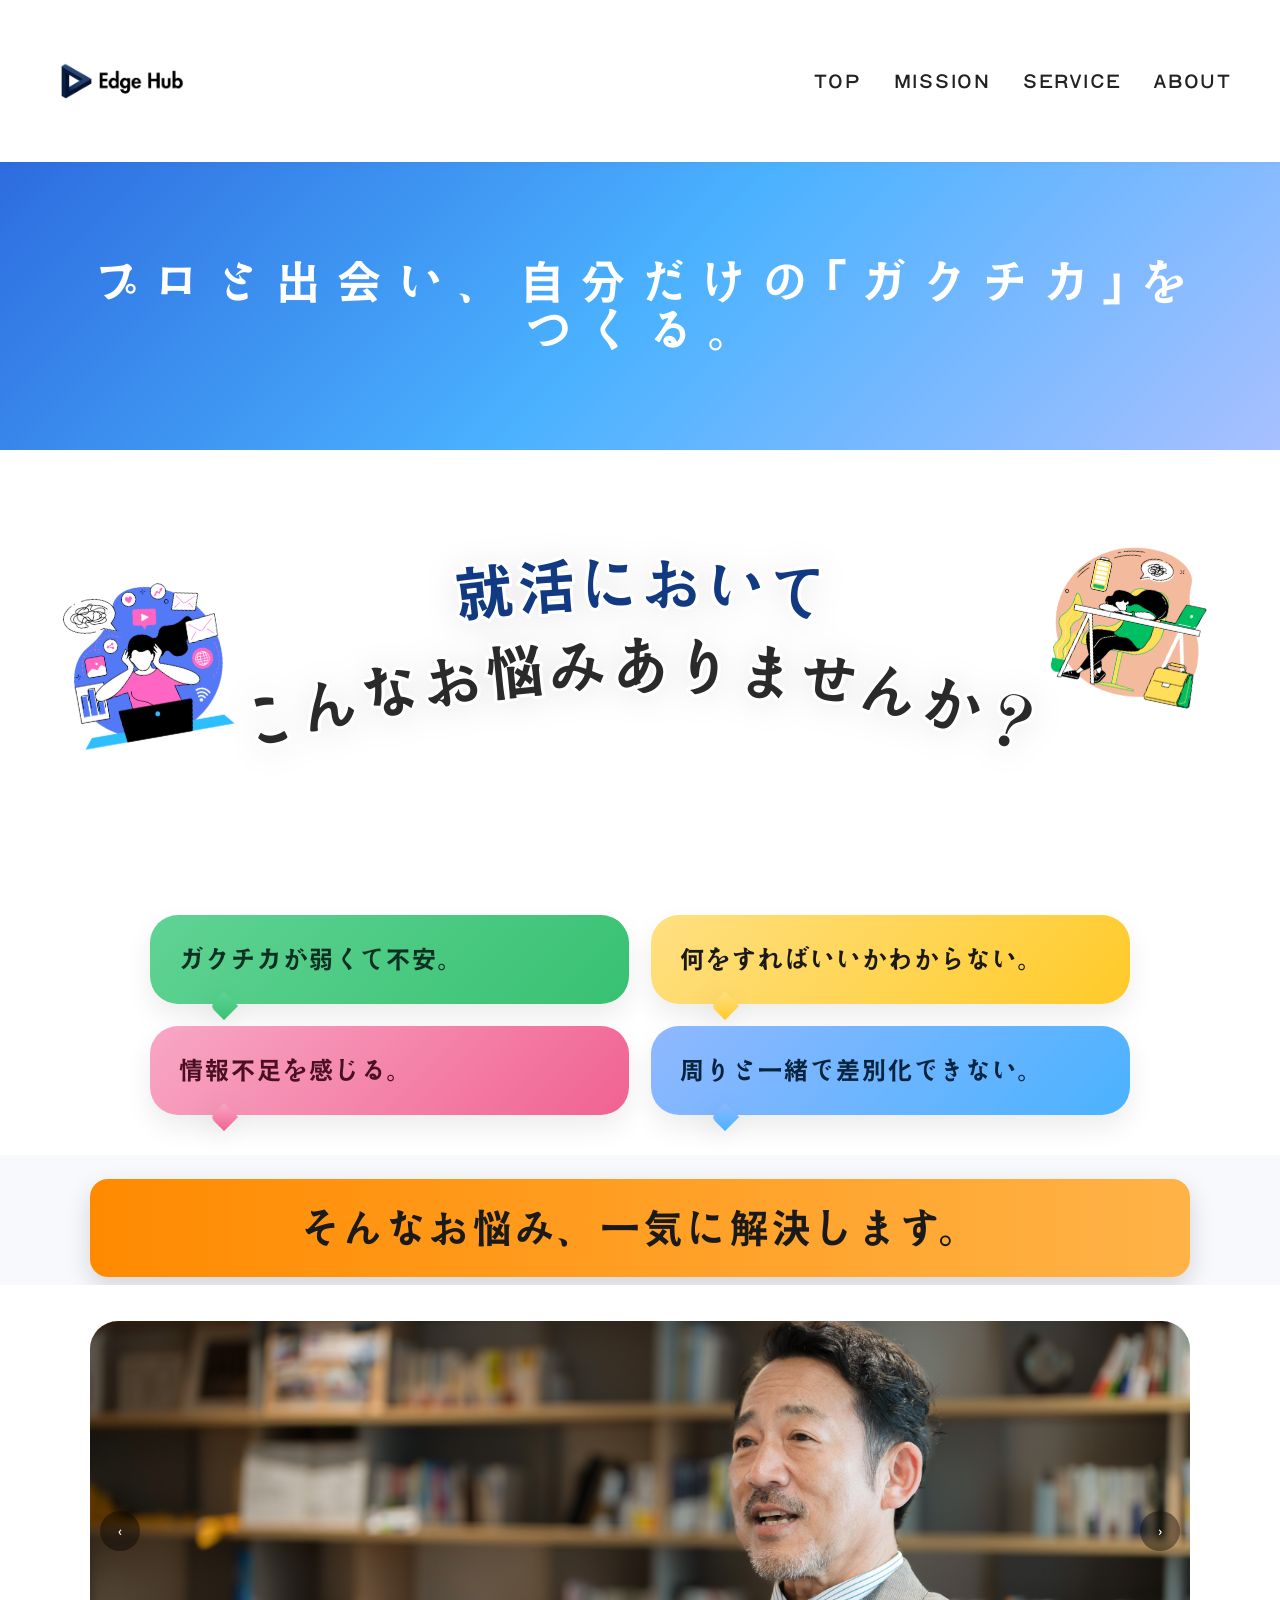
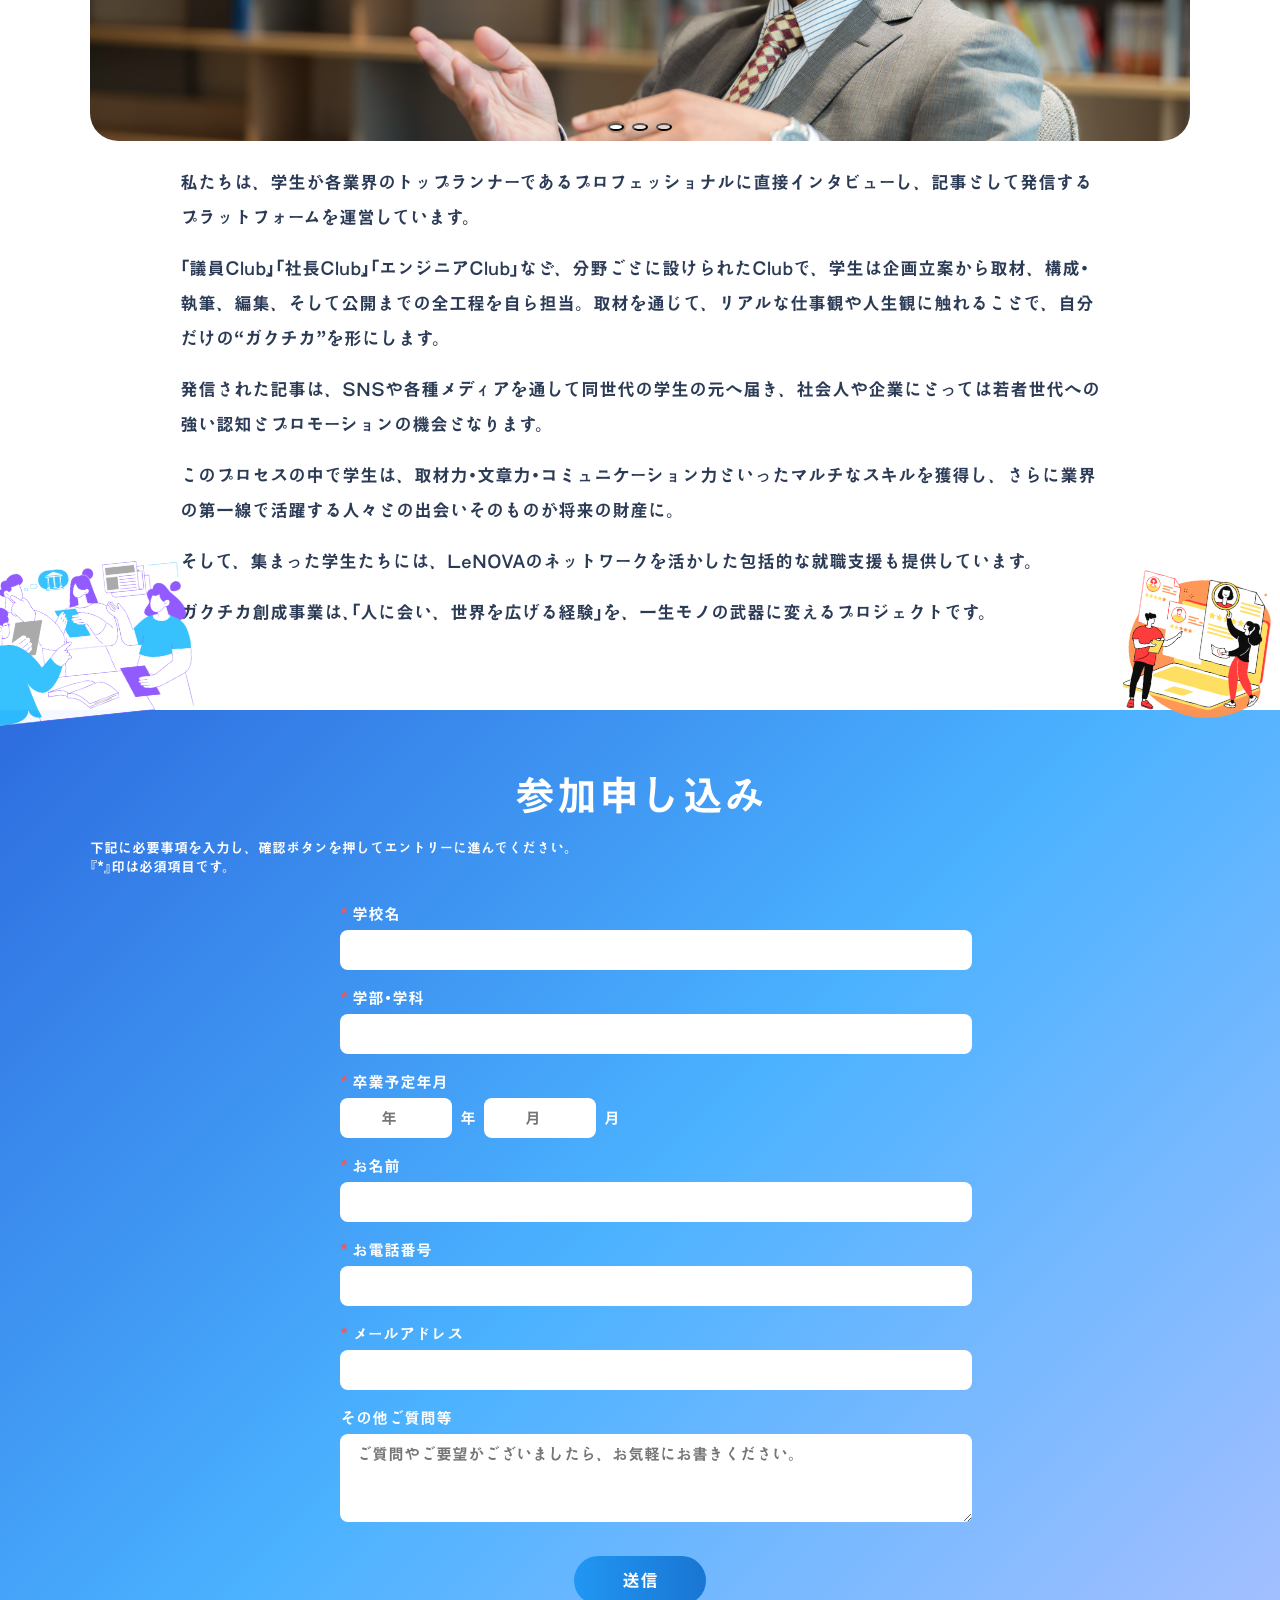
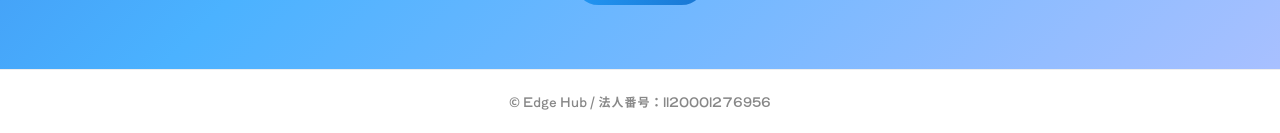
<file: business2.html>
<!DOCTYPE html>
<html lang="ja">
<head>
  <meta charset="UTF-8">
  <meta name="viewport" content="width=device-width, initial-scale=1.0">
  <title>新卒学生の就職支援 | Edge Hub</title>
  <link rel="stylesheet" href="style.css">
</head>
<body>
  <header class="header">
    <a href="index.html" class="logo-link">
      <img src="Edge Hub 企業ロゴ.png" alt="Edge Hub ロゴ" class="logo">
    </a>
    <button class="hamburger" id="hamburger" aria-label="メニューを開く">
      <span class="hamburger__line"></span>
      <span class="hamburger__line"></span>
      <span class="hamburger__line"></span>
    </button>
    <nav class="nav" id="nav">
      <a href="index.html#top" class="nav-link">TOP</a>
      <a href="index.html#mission" class="nav-link">MISSION</a>
      <a href="index.html#business" class="nav-link">SERVICE</a>
      <a href="about.html" class="nav-link">ABOUT</a>
    </nav>
  </header>
  <main class="b2-main">
    <!-- Hero -->
    <section class="b2-hero">
      <div class="b2-container">
        <h1 class="b2-hero__title">
          <span class="b2-hero__char" data-char="プ">プ</span>
          <span class="b2-hero__char" data-char="ロ">ロ</span>
          <span class="b2-hero__char" data-char="と">と</span>
          <span class="b2-hero__char" data-char="出">出</span>
          <span class="b2-hero__char" data-char="会">会</span>
          <span class="b2-hero__char" data-char="い">い</span>
          <span class="b2-hero__char" data-char="、">、</span>
          <span class="b2-hero__char" data-char="自">自</span>
          <span class="b2-hero__char" data-char="分">分</span>
          <span class="b2-hero__char" data-char="だ">だ</span>
          <span class="b2-hero__char" data-char="け">け</span>
          <span class="b2-hero__char" data-char="の">の</span>
          <span class="b2-hero__char" data-char="「">「</span>
          <span class="b2-hero__char" data-char="ガ">ガ</span>
          <span class="b2-hero__char" data-char="ク">ク</span>
          <span class="b2-hero__char" data-char="チ">チ</span>
          <span class="b2-hero__char" data-char="カ">カ</span>
          <span class="b2-hero__char" data-char="」">」</span>
          <span class="b2-hero__char" data-char="を">を</span>
          <span class="b2-hero__char" data-char="つ">つ</span>
          <span class="b2-hero__char" data-char="く">く</span>
          <span class="b2-hero__char" data-char="る">る</span>
          <span class="b2-hero__char" data-char="。">。</span>
        </h1>
      </div>
    </section>

    <!-- Problems -->
    <section class="b2-problems">
      <div class="b2-container">
        <div class="b2-curve" aria-hidden="true">
          <img src="悩み1.PNG" alt="悩みデコ左" class="b2-deco b2-deco--worry-left"/>
          <img src="悩み2.PNG" alt="悩みデコ右" class="b2-deco b2-deco--worry-right"/>
          <svg class="b2-curve__svg" viewBox="0 0 1200 420" width="100%" height="400" preserveAspectRatio="none" xmlns="http://www.w3.org/2000/svg" xmlns:xlink="http://www.w3.org/1999/xlink">
            <defs>
              <path id="b2-path-top" d="M 80 200 Q 600 20 1120 200" />
              <path id="b2-path-bottom" d="M 80 300 Q 600 100 1120 300" />
              <!-- mobile-optimized, flatter arcs and tighter spacing -->
              <path id="b2-path-top-m" d="M 80 235 Q 600 150 1120 235" />
              <path id="b2-path-bottom-m" d="M 80 285 Q 600 210 1120 285" />
            </defs>
            <g class="b2-text-group b2-text-group--top b2-desk">
              <text class="b2-text b2-text--top">
                <textPath startOffset="50%" text-anchor="middle" href="#b2-path-top" xlink:href="#b2-path-top">就活において</textPath>
              </text>
            </g>
            <g class="b2-text-group b2-text-group--bottom b2-desk">
              <text class="b2-text b2-text--bottom">
                <textPath startOffset="50%" text-anchor="middle" href="#b2-path-bottom" xlink:href="#b2-path-bottom">こんなお悩みありませんか？</textPath>
              </text>
            </g>
            <!-- mobile-only duplicates referencing mobile paths -->
            <g class="b2-text-group b2-text-group--top b2-mob">
              <text class="b2-text b2-text--top">
                <textPath startOffset="50%" text-anchor="middle" href="#b2-path-top-m" xlink:href="#b2-path-top-m">就活において</textPath>
              </text>
            </g>
            <g class="b2-text-group b2-text-group--bottom b2-mob">
              <text class="b2-text b2-text--bottom">
                <textPath startOffset="50%" text-anchor="middle" href="#b2-path-bottom-m" xlink:href="#b2-path-bottom-m">こんなお悩みありませんか？</textPath>
              </text>
            </g>
          </svg>
        </div>
        <h2 class="b2-section__title b2-only-sr">就活において こんなお悩みありませんか？</h2>
        <ul class="b2-problems__list">
          <li>ガクチカが弱くて不安。</li>
          <li>何をすればいいかわからない。</li>
          <li>情報不足を感じる。</li>
          <li>周りと一緒で差別化できない。</li>
        </ul>
      </div>
    </section>

    <!-- POP banner -->
    <section class="b2-pop">
      <div class="b2-container">
        <div class="b2-pop__card">
          <h2 class="b2-pop__title">そんなお悩み、一気に解決します。</h2>
        </div>
      </div>
    </section>

    <!-- Description -->
    <section class="b2-desc">
      <div class="b2-container">
        <img src="解決1.PNG" alt="解決デコ左下" class="b2-deco b2-deco--solve-left"/>
        <img src="解決2.PNG" alt="解決デコ右下" class="b2-deco b2-deco--solve-right"/>
        <div class="b2-carousel" role="region" aria-label="インタビュー写真カルーセル">
          <div class="b2-carousel__track">
            <div class="b2-carousel__slide is-active">
              <img src="社長.jpeg" alt="社長インタビュー" class="b2-carousel__img">
            </div>
            <div class="b2-carousel__slide">
              <img src="ITO.JPG" alt="学生の取材風景" class="b2-carousel__img">
            </div>
            <div class="b2-carousel__slide">
              <img src="議員.jpg" alt="議員インタビュー" class="b2-carousel__img">
            </div>
          </div>
          <button class="b2-carousel__btn b2-carousel__btn--prev" aria-label="前の画像">‹</button>
          <button class="b2-carousel__btn b2-carousel__btn--next" aria-label="次の画像">›</button>
          <div class="b2-carousel__dots" aria-hidden="true"></div>
        </div>
        <p>私たちは、学生が各業界のトップランナーであるプロフェッショナルに直接インタビューし、記事として発信するプラットフォームを運営しています。</p>
        <p>「議員Club」、「社長Club」、「エンジニアClub」など、分野ごとに設けられたClubで、学生は企画立案から取材、構成・執筆、編集、そして公開までの全工程を自ら担当。取材を通じて、リアルな仕事観や人生観に触れることで、自分だけの“ガクチカ”を形にします。</p>
        <p>発信された記事は、SNSや各種メディアを通して同世代の学生の元へ届き、社会人や企業にとっては若者世代への強い認知とプロモーションの機会となります。</p>
        <p>このプロセスの中で学生は、取材力・文章力・コミュニケーション力といったマルチなスキルを獲得し、さらに業界の第一線で活躍する人々との出会いそのものが将来の財産に。</p>
        <p>そして、集まった学生たちには、LeNOVAのネットワークを活かした包括的な就職支援も提供しています。</p>
        <p>ガクチカ創成事業は、「人に会い、世界を広げる経験」を、一生モノの武器に変えるプロジェクトです。</p>
      </div>
    </section>

    <!-- Application Form -->
    <section class="b2-form">
      <div class="b2-container">
        <h2 class="b2-form__title">参加申し込み</h2>
        <div class="b2-form__description">
          <p>下記に必要事項を入力し、確認ボタンを押してエントリーに進んでください。</p>
          <p>『*』印は必須項目です。</p>
        </div>
        <form class="b2-form__form" id="gakuchikaForm">
          <div class="b2-form__field">
            <label for="school" class="b2-form__label">
              <span class="b2-form__required">*</span>学校名
            </label>
            <input type="text" id="school" name="school" class="b2-form__input" required>
          </div>
          <div class="b2-form__field">
            <label for="department" class="b2-form__label">
              <span class="b2-form__required">*</span>学部・学科
            </label>
            <input type="text" id="department" name="department" class="b2-form__input" required>
          </div>
          <div class="b2-form__field">
            <label for="graduation" class="b2-form__label">
              <span class="b2-form__required">*</span>卒業予定年月
            </label>
            <div class="b2-form__date-inputs">
              <input type="number" id="graduationYear" name="graduationYear" class="b2-form__input b2-form__input--date" placeholder="年" min="2024" max="2030" required>
              <span class="b2-form__date-separator">年</span>
              <input type="number" id="graduationMonth" name="graduationMonth" class="b2-form__input b2-form__input--date" placeholder="月" min="1" max="12" required>
              <span class="b2-form__date-separator">月</span>
            </div>
          </div>
          <div class="b2-form__field">
            <label for="name" class="b2-form__label">
              <span class="b2-form__required">*</span>お名前
            </label>
            <input type="text" id="name" name="name" class="b2-form__input" required>
          </div>
          <div class="b2-form__field">
            <label for="phone" class="b2-form__label">
              <span class="b2-form__required">*</span>お電話番号
            </label>
            <input type="tel" id="phone" name="phone" class="b2-form__input" required>
          </div>
          <div class="b2-form__field">
            <label for="email" class="b2-form__label">
              <span class="b2-form__required">*</span>メールアドレス
            </label>
            <input type="email" id="email" name="email" class="b2-form__input" required>
          </div>
          <div class="b2-form__field">
            <label for="question" class="b2-form__label">その他ご質問等</label>
            <textarea id="question" name="question" class="b2-form__textarea" rows="4" placeholder="ご質問やご要望がございましたら、お気軽にお書きください。"></textarea>
          </div>
          <div class="b2-form__submit">
            <button type="submit" class="b2-form__button">送信</button>
          </div>
        </form>
        <div class="b2-form__success" id="gakuchikaSuccess" style="display: none;">
          <h3>送信完了</h3>
          <p>お申し込みありがとうございます。<br>内容を確認の上、担当者よりご連絡いたします。</p>
        </div>
      </div>
    </section>
  </main>
  <footer class="footer">
    <small>© Edge Hub / 法人番号：1120001276956</small>
  </footer>
  <script>
  // b2 carousel
  (function(){
    const carousel = document.querySelector('.b2-carousel');
    if(!carousel) return;
    const track = carousel.querySelector('.b2-carousel__track');
    const slides = Array.from(carousel.querySelectorAll('.b2-carousel__slide'));
    const prevBtn = carousel.querySelector('.b2-carousel__btn--prev');
    const nextBtn = carousel.querySelector('.b2-carousel__btn--next');
    const dotsWrap = carousel.querySelector('.b2-carousel__dots');
    let index = 0;
    let timer = null;

    // dots
    slides.forEach((_, i)=>{
      const dot = document.createElement('button');
      dot.className = 'b2-carousel__dot' + (i===0 ? ' is-active' : '');
      dot.setAttribute('aria-label', `${i+1}枚目へ`);
      dot.addEventListener('click', ()=>goTo(i));
      dotsWrap.appendChild(dot);
    });
    const dots = Array.from(dotsWrap.querySelectorAll('.b2-carousel__dot'));

    function update(){
      track.style.transform = `translateX(${-100*index}%)`;
      dots.forEach((d,i)=>d.classList.toggle('is-active', i===index));
    }
    function goTo(i){ index = (i+slides.length)%slides.length; update(); restart(); }
    function next(){ goTo(index+1); }
    function prev(){ goTo(index-1); }

    function start(){ timer = setInterval(next, 4000); }
    function stop(){ if(timer){ clearInterval(timer); timer = null; } }
    function restart(){ stop(); start(); }

    nextBtn.addEventListener('click', next);
    prevBtn.addEventListener('click', prev);
    carousel.addEventListener('mouseenter', stop);
    carousel.addEventListener('mouseleave', start);
    carousel.addEventListener('touchstart', stop, {passive:true});
    carousel.addEventListener('touchend', start, {passive:true});

    // initialize
    update();
    start();
  })();
  document.getElementById('gakuchikaForm').addEventListener('submit', function(e) {
    e.preventDefault();
    
    // バリデーション
    const requiredFields = ['school', 'department', 'graduationYear', 'graduationMonth', 'name', 'phone', 'email'];
    let isValid = true;
    
    requiredFields.forEach(fieldId => {
      const field = document.getElementById(fieldId);
      const value = field.value.trim();
      if (!value) {
        field.classList.add('b2-form__input--error');
        isValid = false;
      } else {
        field.classList.remove('b2-form__input--error');
      }
    });
    
    // メールアドレス形式チェック
    const email = document.getElementById('email').value;
    const emailRegex = /^[^\s@]+@[^\s@]+\.[^\s@]+$/;
    if (email && !emailRegex.test(email)) {
      document.getElementById('email').classList.add('b2-form__input--error');
      isValid = false;
    }
    
    if (isValid) {
      // フォーム送信処理（実際の送信先URLに変更してください）
      console.log('フォーム送信:', {
        school: document.getElementById('school').value,
        department: document.getElementById('department').value,
        graduationYear: document.getElementById('graduationYear').value,
        graduationMonth: document.getElementById('graduationMonth').value,
        name: document.getElementById('name').value,
        phone: document.getElementById('phone').value,
        email: document.getElementById('email').value,
        question: document.getElementById('question').value
      });
      
      // 送信完了表示
      document.getElementById('gakuchikaForm').style.display = 'none';
      document.getElementById('gakuchikaSuccess').style.display = 'block';
    }
  });
  </script>
  <script>
  (function(){
    const hb = document.getElementById('hamburger');
    const nav = document.getElementById('nav');
    if(hb && nav){ hb.addEventListener('click', ()=>{ hb.classList.toggle('active'); nav.classList.toggle('active'); }); }
    document.querySelectorAll('.nav-link').forEach(a=>{
      a.addEventListener('click', (e)=>{
        if(a.getAttribute('href').startsWith('#')){
          e.preventDefault();
          const id = a.getAttribute('href').slice(1);
          const el = document.getElementById(id);
          if(el){ el.scrollIntoView({behavior:'smooth'}); }
        }
        if(hb && nav){ hb.classList.remove('active'); nav.classList.remove('active'); }
      });
    });
  })();
  </script>
</body>
</html>
</file>
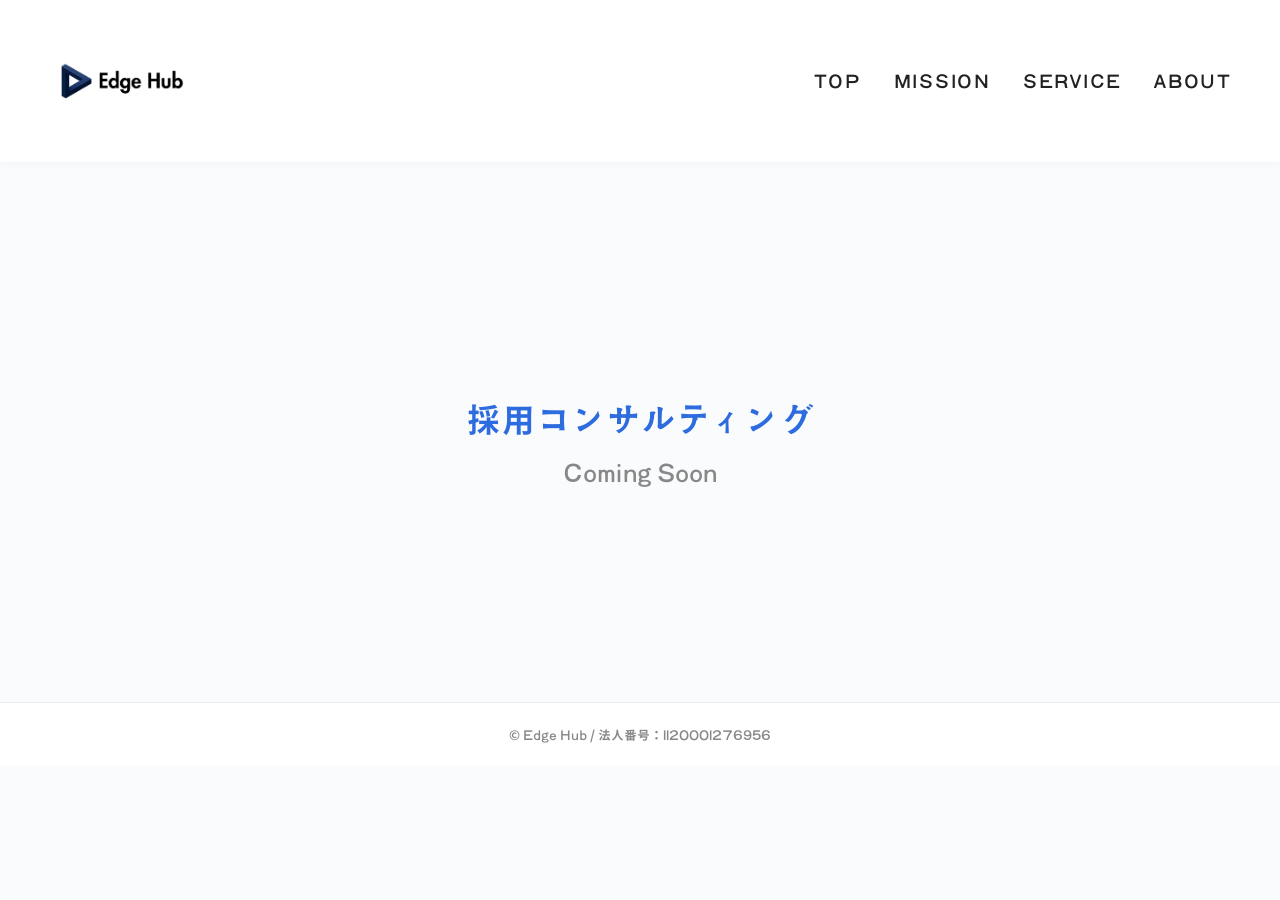
<file: business3.html>
<!DOCTYPE html>
<html lang="ja">
<head>
  <meta charset="UTF-8">
  <meta name="viewport" content="width=device-width, initial-scale=1.0">
  <title>採用コンサルティング | Edge Hub</title>
  <link rel="stylesheet" href="style.css">
</head>
<body>
  <header class="header">
    <a href="index.html" class="logo-link">
      <img src="Edge Hub 企業ロゴ.png" alt="Edge Hub ロゴ" class="logo">
    </a>
    <button class="hamburger" id="hamburger" aria-label="メニューを開く">
      <span class="hamburger__line"></span>
      <span class="hamburger__line"></span>
      <span class="hamburger__line"></span>
    </button>
    <nav class="nav" id="nav">
      <a href="index.html#top" class="nav-link">TOP</a>
      <a href="index.html#mission" class="nav-link">MISSION</a>
      <a href="index.html#business" class="nav-link">SERVICE</a>
      <a href="about.html" class="nav-link">ABOUT</a>
    </nav>
  </header>
  <main style="min-height:60vh;display:flex;flex-direction:column;align-items:center;justify-content:center;">
    <h1 style="font-size:2.2rem;color:#2d6cdf;margin-bottom:24px;">採用コンサルティング</h1>
    <div style="font-size:1.5rem;color:#888;">Coming Soon</div>
  </main>
  <footer class="footer">
    <small>© Edge Hub / 法人番号：1120001276956</small>
  </footer>
  <script>
    (function(){
      const hb = document.getElementById('hamburger');
      const nav = document.getElementById('nav');
      if(hb && nav){ hb.addEventListener('click', ()=>{ hb.classList.toggle('active'); nav.classList.toggle('active'); }); }
      document.querySelectorAll('.nav-link').forEach(a=>{
        a.addEventListener('click', ()=>{ if(hb && nav){ hb.classList.remove('active'); nav.classList.remove('active'); } });
      });
    })();
  </script>
</body>
</html>
</file>
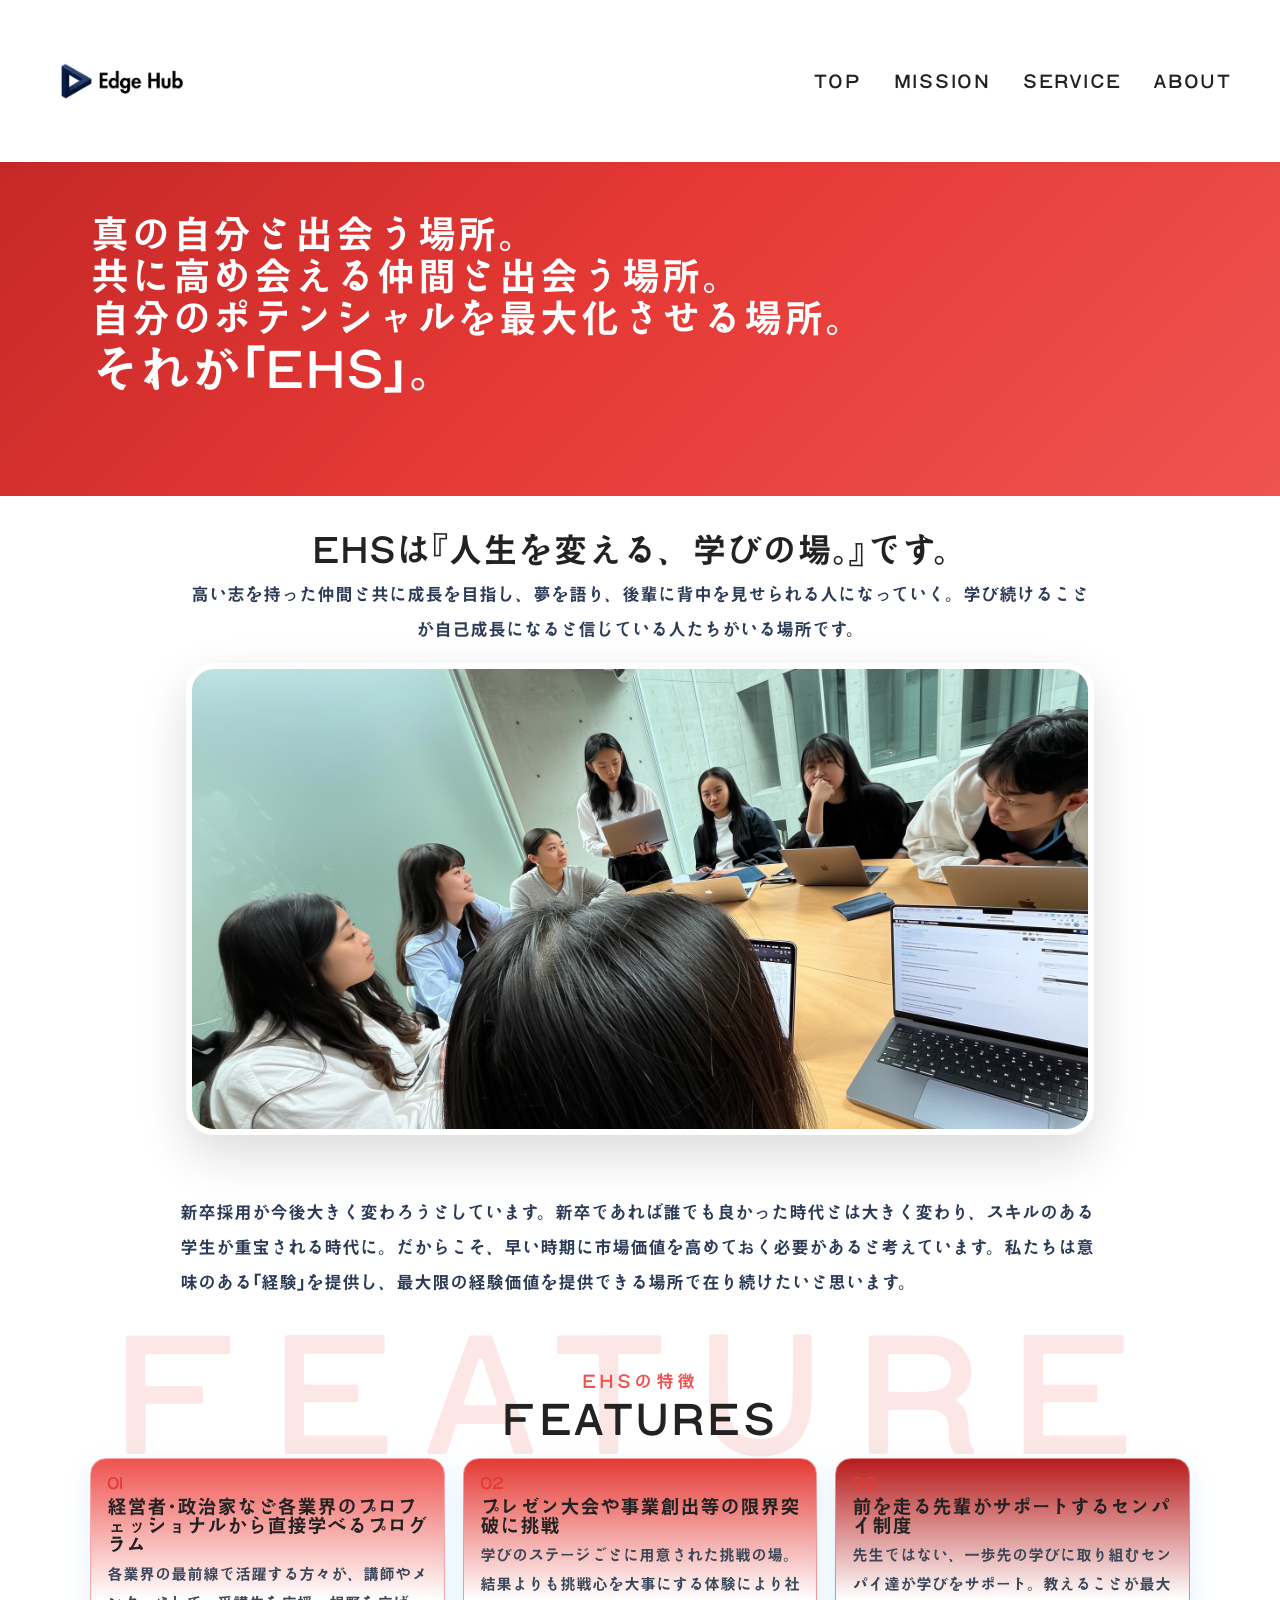
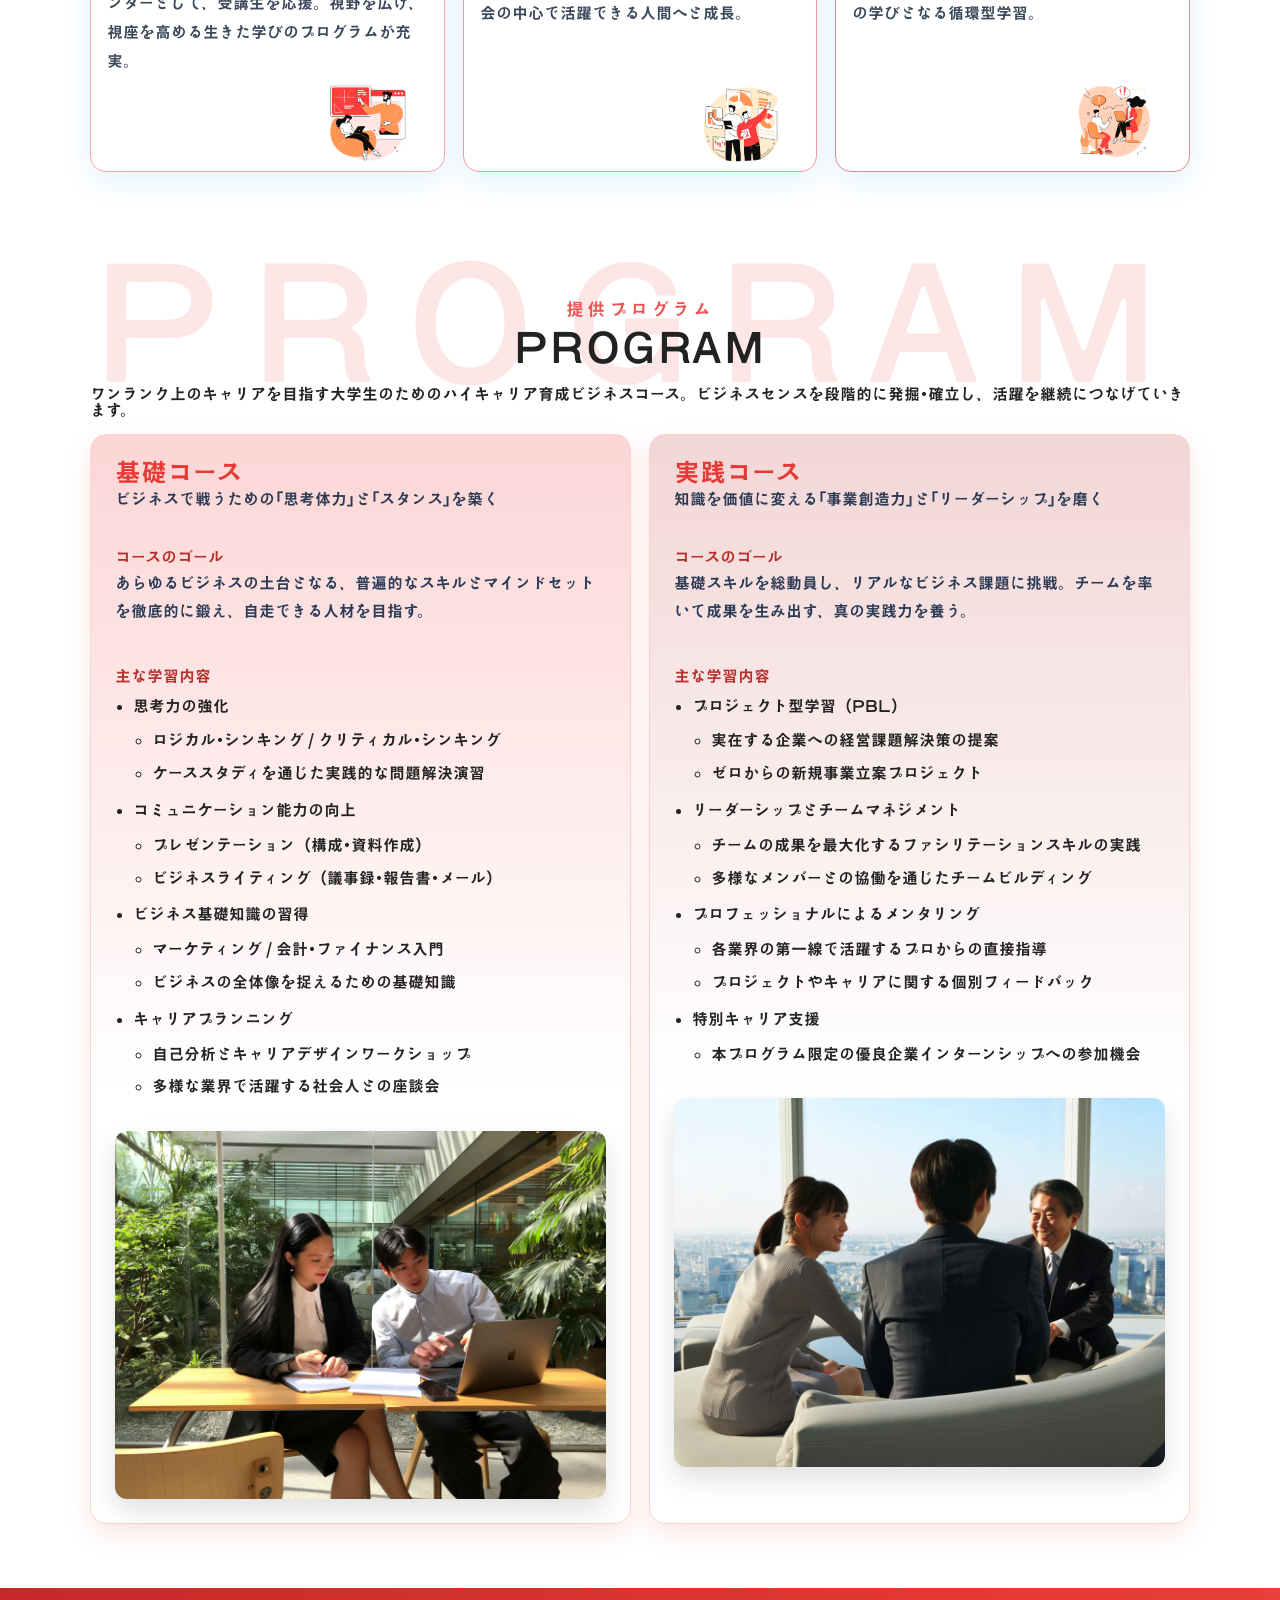
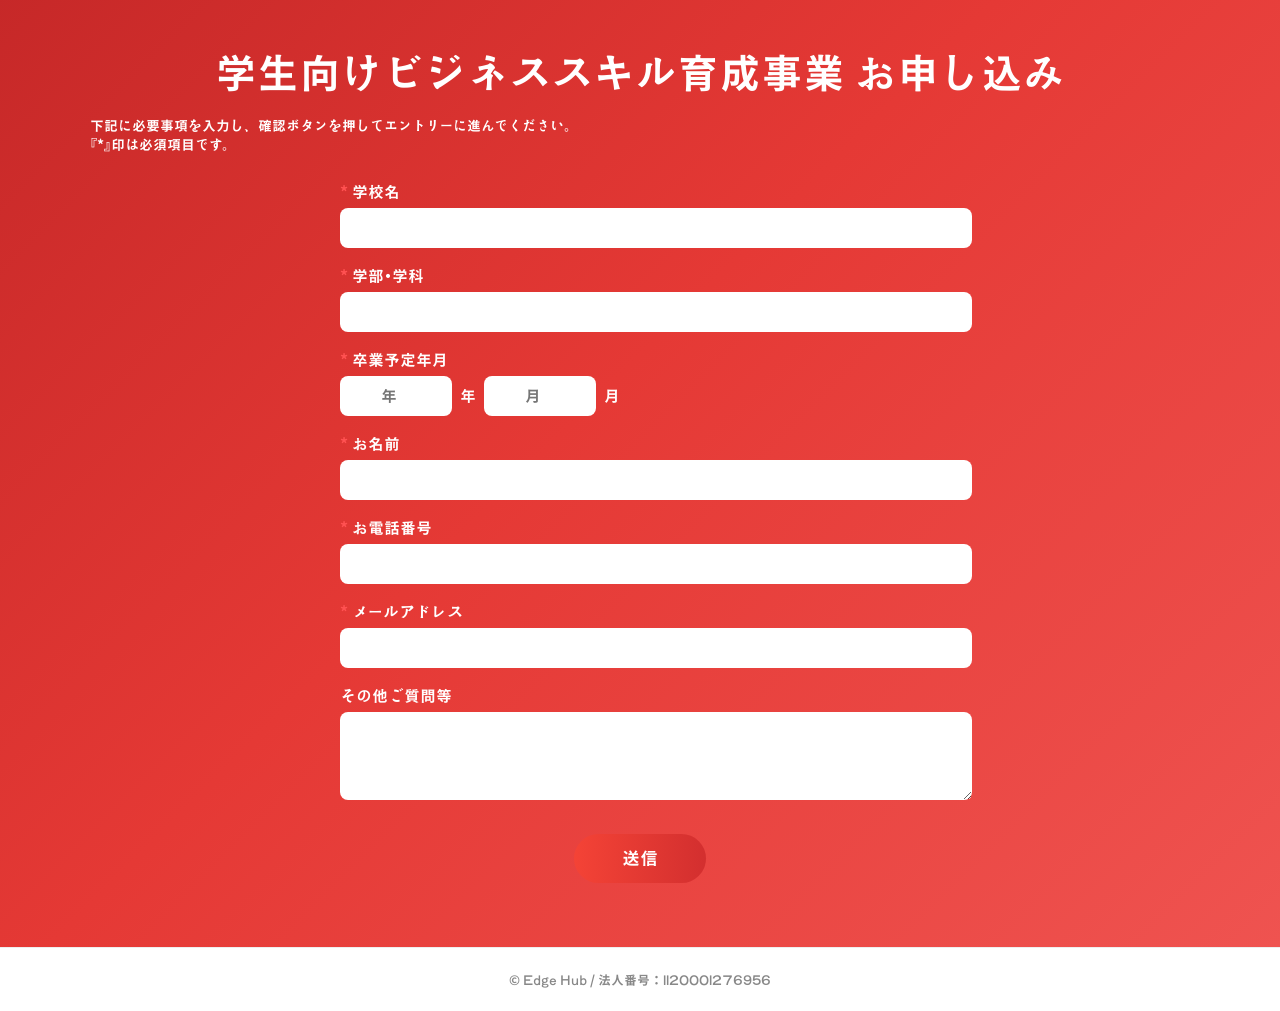
<file: business4.html>
<!DOCTYPE html>
<html lang="ja">
<head>
  <meta charset="UTF-8">
  <meta name="viewport" content="width=device-width, initial-scale=1.0">
  <title>学生向けビジネススキル育成 | Edge Hub</title>
  <link rel="stylesheet" href="style.css">
</head>
<body>
  <header class="header">
    <a href="index.html" class="logo-link">
      <img src="Edge Hub 企業ロゴ.png" alt="Edge Hub ロゴ" class="logo">
    </a>
    <button class="hamburger" id="hamburger" aria-label="メニューを開く">
      <span class="hamburger__line"></span>
      <span class="hamburger__line"></span>
      <span class="hamburger__line"></span>
    </button>
    <nav class="nav" id="nav">
      <a href="index.html#top" class="nav-link">TOP</a>
      <a href="index.html#mission" class="nav-link">MISSION</a>
      <a href="index.html#business" class="nav-link">SERVICE</a>
      <a href="about.html" class="nav-link">ABOUT</a>
    </nav>
  </header>
  <main class="b4-main">
    <!-- Hero: red gradient -->
    <section class="b4-hero">
      <div class="b4-container">
        <h1 class="b4-hero__lead">
          <span class="b4-hero__char">真</span><span class="b4-hero__char">の</span><span class="b4-hero__char">自</span><span class="b4-hero__char">分</span><span class="b4-hero__char">と</span><span class="b4-hero__char">出</span><span class="b4-hero__char">会</span><span class="b4-hero__char">う</span><span class="b4-hero__char">場</span><span class="b4-hero__char">所</span><span class="b4-hero__char">。</span>
        </h1>
        <h1 class="b4-hero__lead">
          <span class="b4-hero__char">共</span><span class="b4-hero__char">に</span><span class="b4-hero__char">高</span><span class="b4-hero__char">め</span><span class="b4-hero__char">会</span><span class="b4-hero__char">え</span><span class="b4-hero__char">る</span><span class="b4-hero__char">仲</span><span class="b4-hero__char">間</span><span class="b4-hero__char">と</span><span class="b4-hero__char">出</span><span class="b4-hero__char">会</span><span class="b4-hero__char">う</span><span class="b4-hero__char">場</span><span class="b4-hero__char">所</span><span class="b4-hero__char">。</span>
        </h1>
        <h1 class="b4-hero__lead">
          <span class="b4-hero__char">自</span><span class="b4-hero__char">分</span><span class="b4-hero__char">の</span><span class="b4-hero__char">ポ</span><span class="b4-hero__char">テ</span><span class="b4-hero__char">ン</span><span class="b4-hero__char">シ</span><span class="b4-hero__char">ャ</span><span class="b4-hero__char">ル</span><span class="b4-hero__char">を</span><span class="b4-hero__char">最</span><span class="b4-hero__char">大</span><span class="b4-hero__char">化</span><span class="b4-hero__char">さ</span><span class="b4-hero__char">せ</span><span class="b4-hero__char">る</span><span class="b4-hero__char">場</span><span class="b4-hero__char">所</span><span class="b4-hero__char">。</span>
        </h1>
        <p class="b4-hero__sub">
          <span class="b4-hero__char">そ</span><span class="b4-hero__char">れ</span><span class="b4-hero__char">が</span><span class="b4-hero__char">「</span><span class="b4-hero__char">E</span><span class="b4-hero__char">H</span><span class="b4-hero__char">S</span><span class="b4-hero__char">」</span><span class="b4-hero__char">。</span>
        </p>
      </div>
    </section>

    <!-- Catch -->
    <section class="b4-catch">
      <div class="b4-container">
        <h2 class="b4-catch__title">EHSは『人生を変える、学びの場。』です。</h2>
        <p class="b4-catch__desc">高い志を持った仲間と共に成長を目指し、夢を語り、後輩に背中を見せられる人になっていく。学び続けることが自己成長になると信じている人たちがいる場所です。</p>
        <figure class="b4-shot">
          <img src="1.png" alt="EHSの学びの様子" class="b4-shot__img">
        </figure>
      </div>
    </section>

    <!-- Message -->
    <section class="b4-msg">
      <div class="b4-container">
        <p>新卒採用が今後大きく変わろうとしています。新卒であれば誰でも良かった時代とは大きく変わり、スキルのある学生が重宝される時代に。だからこそ、早い時期に市場価値を高めておく必要があると考えています。私たちは意味のある「経験」を提供し、最大限の経験価値を提供できる場所で在り続けたいと思います。</p>
      </div>
    </section>

    <!-- Features -->
    <section class="b4-feat">
      <div class="b4-container">
        <div class="b4-sec__head">
          <span class="b4-sec__ghost" aria-hidden="true">FEATURE</span>
          <h3 class="b4-sec__eyebrow">EHSの特徴</h3>
          <h2 class="b4-sec__title">FEATURES</h2>
        </div>
        <div class="b4-feat__grid">
          <article class="b4-card b4-card--tone1">
            <div class="b4-card__num">01</div>
            <h4 class="b4-card__title">経営者･政治家など各業界のプロフェッショナルから直接学べるプログラム</h4>
            <p class="b4-card__desc">各業界の最前線で活躍する方々が、講師やメンターとして、受講生を応援。視野を広げ、視座を高める生きた学びのプログラムが充実。</p>
            <img src="A.PNG" alt="特徴イラスト01" class="b4-card__illu"/>
          </article>
          <article class="b4-card b4-card--tone2">
            <div class="b4-card__num">02</div>
            <h4 class="b4-card__title">プレゼン大会や事業創出等の限界突破に挑戦</h4>
            <p class="b4-card__desc">学びのステージごとに用意された挑戦の場。結果よりも挑戦心を大事にする体験により社会の中心で活躍できる人間へと成長。</p>
            <img src="C.PNG" alt="特徴イラスト02" class="b4-card__illu"/>
          </article>
          <article class="b4-card b4-card--tone3">
            <div class="b4-card__num">03</div>
            <h4 class="b4-card__title">前を走る先輩がサポートするセンパイ制度</h4>
            <p class="b4-card__desc">先生ではない、一歩先の学びに取り組むセンパイ達が学びをサポート。教えることが最大の学びとなる循環型学習。</p>
            <img src="B.PNG" alt="特徴イラスト03" class="b4-card__illu"/>
          </article>
        </div>
      </div>
    </section>

    <!-- Programs -->
    <section class="b4-prog">
      <div class="b4-container">
        <div class="b4-sec__head">
          <span class="b4-sec__ghost" aria-hidden="true">PROGRAM</span>
          <h3 class="b4-sec__eyebrow">提供プログラム</h3>
          <h2 class="b4-sec__title">PROGRAM</h2>
        </div>

        <p>ワンランク上のキャリアを目指す大学生のためのハイキャリア育成ビジネスコース。ビジネスセンスを段階的に発掘・確立し、活躍を継続につなげていきます。</p>

        <div class="b4-course__grid">
          <!-- 基礎コース -->
          <article class="b4-course b4-course--foundation">
            <h3 class="b4-course__title">基礎コース</h3>
            <p class="b4-course__lead">ビジネスで戦うための「思考体力」と「スタンス」を築く</p>

            <div class="b4-course__section">
              <h4 class="b4-course__section-title">コースのゴール</h4>
              <p class="b4-course__text">あらゆるビジネスの土台となる、普遍的なスキルとマインドセットを徹底的に鍛え、自走できる人材を目指す。</p>
            </div>

            <div class="b4-course__section">
              <h4 class="b4-course__section-title">主な学習内容</h4>
              <ul class="b4-course__list">
                <li>思考力の強化
                  <ul class="b4-course__sublist">
                    <li>ロジカル・シンキング / クリティカル・シンキング</li>
                    <li>ケーススタディを通じた実践的な問題解決演習</li>
                  </ul>
                </li>
                <li>コミュニケーション能力の向上
                  <ul class="b4-course__sublist">
                    <li>プレゼンテーション（構成・資料作成）</li>
                    <li>ビジネスライティング（議事録・報告書・メール）</li>
                  </ul>
                </li>
                <li>ビジネス基礎知識の習得
                  <ul class="b4-course__sublist">
                    <li>マーケティング / 会計・ファイナンス入門</li>
                    <li>ビジネスの全体像を捉えるための基礎知識</li>
                  </ul>
                </li>
                <li>キャリアプランニング
                  <ul class="b4-course__sublist">
                    <li>自己分析とキャリアデザインワークショップ</li>
                    <li>多様な業界で活躍する社会人との座談会</li>
                  </ul>
                </li>
              </ul>
            </div>

            <img src="F.png" alt="基礎コースのイメージ" class="b4-course__illu">
          </article>

          <!-- 実践コース -->
          <article class="b4-course b4-course--practice">
            <h3 class="b4-course__title">実践コース</h3>
            <p class="b4-course__lead">知識を価値に変える「事業創造力」と「リーダーシップ」を磨く</p>

            <div class="b4-course__section">
              <h4 class="b4-course__section-title">コースのゴール</h4>
              <p class="b4-course__text">基礎スキルを総動員し、リアルなビジネス課題に挑戦。チームを率いて成果を生み出す、真の実践力を養う。</p>
            </div>

            <div class="b4-course__section">
              <h4 class="b4-course__section-title">主な学習内容</h4>
              <ul class="b4-course__list">
                <li>プロジェクト型学習（PBL）
                  <ul class="b4-course__sublist">
                    <li>実在する企業への経営課題解決策の提案</li>
                    <li>ゼロからの新規事業立案プロジェクト</li>
                  </ul>
                </li>
                <li>リーダーシップとチームマネジメント
                  <ul class="b4-course__sublist">
                    <li>チームの成果を最大化するファシリテーションスキルの実践</li>
                    <li>多様なメンバーとの協働を通じたチームビルディング</li>
                  </ul>
                </li>
                <li>プロフェッショナルによるメンタリング
                  <ul class="b4-course__sublist">
                    <li>各業界の第一線で活躍するプロからの直接指導</li>
                    <li>プロジェクトやキャリアに関する個別フィードバック</li>
                  </ul>
                </li>
                <li>特別キャリア支援
                  <ul class="b4-course__sublist">
                    <li>本プログラム限定の優良企業インターンシップへの参加機会</li>
                  </ul>
                </li>
              </ul>
            </div>

            <img src="E.png" alt="実践コースのイメージ" class="b4-course__illu">
          </article>
        </div>
      </div>
    </section>
    
    <!-- Application Form -->
    <section class="b4-form">
      <div class="b4-container">
        <h2 class="b4-form__title">学生向けビジネススキル育成事業 お申し込み</h2>
        <div class="b4-form__description">
          <p>下記に必要事項を入力し、確認ボタンを押してエントリーに進んでください。</p>
          <p>『*』印は必須項目です。</p>
        </div>
        <form class="b4-form__form" id="b4EntryForm">
          <div class="b4-form__field">
            <label for="b4school" class="b4-form__label"><span class="b4-form__required">*</span>学校名</label>
            <input type="text" id="b4school" class="b4-form__input" required>
          </div>
          <div class="b4-form__field">
            <label for="b4dept" class="b4-form__label"><span class="b4-form__required">*</span>学部・学科</label>
            <input type="text" id="b4dept" class="b4-form__input" required>
          </div>
          <div class="b4-form__field">
            <label class="b4-form__label"><span class="b4-form__required">*</span>卒業予定年月</label>
            <div class="b4-form__date-inputs">
              <input type="number" id="b4year" class="b4-form__input b4-form__input--date" placeholder="年" min="2024" max="2031" required>
              <span class="b4-form__date-separator">年</span>
              <input type="number" id="b4month" class="b4-form__input b4-form__input--date" placeholder="月" min="1" max="12" required>
              <span class="b4-form__date-separator">月</span>
            </div>
          </div>
          <div class="b4-form__field">
            <label for="b4name" class="b4-form__label"><span class="b4-form__required">*</span>お名前</label>
            <input type="text" id="b4name" class="b4-form__input" required>
          </div>
          <div class="b4-form__field">
            <label for="b4tel" class="b4-form__label"><span class="b4-form__required">*</span>お電話番号</label>
            <input type="tel" id="b4tel" class="b4-form__input" required>
          </div>
          <div class="b4-form__field">
            <label for="b4mail" class="b4-form__label"><span class="b4-form__required">*</span>メールアドレス</label>
            <input type="email" id="b4mail" class="b4-form__input" required>
          </div>
          <div class="b4-form__field">
            <label for="b4note" class="b4-form__label">その他ご質問等</label>
            <textarea id="b4note" class="b4-form__textarea" rows="4"></textarea>
          </div>
          <div class="b4-form__submit">
            <button type="submit" class="b4-form__button">送信</button>
          </div>
        </form>
        <div class="b4-form__success" id="b4EntrySuccess" style="display:none;">
          <h3>送信完了</h3>
          <p>お申し込みありがとうございます。内容を確認の上、担当者よりご連絡いたします。</p>
        </div>
      </div>
    </section>
  </main>
  <footer class="footer">
    <small>© Edge Hub / 法人番号：1120001276956</small>
  </footer>

  <script>
  // 簡易バリデーションと送信後の完了表示
  document.addEventListener('DOMContentLoaded', function(){
    const form = document.getElementById('b4EntryForm');
    if(!form) return;
    form.addEventListener('submit', function(e){
      e.preventDefault();
      let isValid = true;
      ['b4school','b4dept','b4year','b4month','b4name','b4tel','b4mail'].forEach(id=>{
        const el = document.getElementById(id);
        if(!el.value.trim()){
          el.classList.add('b4-form__input--error');
          isValid = false;
        }else{
          el.classList.remove('b4-form__input--error');
        }
      });
      const mail = document.getElementById('b4mail').value.trim();
      const emailRegex = /^[^\s@]+@[^\s@]+\.[^\s@]+$/;
      if(mail && !emailRegex.test(mail)){
        document.getElementById('b4mail').classList.add('b4-form__input--error');
        isValid = false;
      }
      if(!isValid) return;
      // 実送信処理は未実装（別途エンドポイント接続）
      form.style.display='none';
      document.getElementById('b4EntrySuccess').style.display='block';
    });
  });
  </script>
  <script>
    // ハンバーガーメニュー制御
    (function(){
      const hb = document.getElementById('hamburger');
      const nav = document.getElementById('nav');
      if(hb && nav){ hb.addEventListener('click', ()=>{ hb.classList.toggle('active'); nav.classList.toggle('active'); }); }
      document.querySelectorAll('.nav-link').forEach(a=>{
        a.addEventListener('click', ()=>{ if(hb && nav){ hb.classList.remove('active'); nav.classList.remove('active'); } });
      });
    })();
  </script>
</body>
</html>
</file>
<file: style.css>
@font-face {
  font-family: 'Tsukuhou35Gothic';
  src: url('Tsukuhou-35Point-Gothic/Tsukuhou-35Point-Gothic.ttf') format('truetype');
  font-display: swap;
}

body, h1, h2, h3, h4, h5, h6, .business-btn, .nav-link, .company-table, .contact-btn, input, textarea, button {
  font-family: 'Tsukuhou35Gothic', 'Montserrat', 'Noto Sans JP', sans-serif !important;
}

body {
  margin: 0;
  font-family: 'Montserrat', 'Noto Sans JP', sans-serif;
  background: #fafbfc;
  color: #222;
}
.header {
  display: flex;
  align-items: center;
  justify-content: space-between;
  background: #fff;
  padding: 24px 48px 24px 32px;
  box-shadow: 0 2px 8px rgba(0,0,0,0.03);
  position: relative;
}
.logo-link {
  text-decoration: none;
  display: block;
  transition: transform 0.2s ease;
}
.logo-link:hover {
  transform: scale(1.05);
}
.logo {
  height: 112px;
  width: auto;
}
.hamburger {
  display: none;
  flex-direction: column;
  background: none;
  border: none;
  cursor: pointer;
  padding: 8px;
  z-index: 1000;
}
.hamburger__line {
  width: 25px;
  height: 3px;
  background: #222;
  margin: 3px 0;
  transition: 0.3s;
}
.nav {
  display: flex;
  gap: 32px;
}
.nav-link {
  color: #222;
  text-decoration: none;
  font-weight: 700;
  font-size: 1.1rem;
  transition: color 0.2s;
  text-transform: uppercase;
  letter-spacing: 0.1em;
}
.nav-link:hover {
  color: #2d6cdf;
}
/* Hero Section base */
.hero {
  position: relative;
  height: 300vh; /* スクロール領域を大きく（固定時間延長） */
}
.hero-sticky {
  position: sticky;
  top: 0;
  height: 100vh; /* 常に画面高さ */
  overflow: hidden;
}
.bg-video {
  position: absolute;
  inset: 0;
  width: 100%; height: 100%;
  object-fit: cover;
  transform: scale(1.2); /* 1.2倍拡大 */
  z-index: 0;
}
.hero-overlay {
  position: absolute;
  inset: 0;
  background: rgba(0,0,0,0);
  transition: background-color 0.2s linear;
  z-index: 1;
}
.hero-center-logo {
  position: absolute;
  left: 50%; top: 50%;
  transform: translate(-50%, -50%);
  width: min(40vw, 360px);
  z-index: 2;
}
.hero-texts {
  position: absolute;
  left: 50%; top: 50%;
  transform: translate(-50%, -50%);
  text-align: center;
  width: min(86vw, 980px);
  color: #fff;
  z-index: 3;
  opacity: 0; /* 初期非表示 */
}
.hero-title {
  font-size: clamp(1.6rem, 4vw, 3rem);
  margin-bottom: 16px;
}
.hero-desc {
  font-size: clamp(0.95rem, 1.6vw, 1.15rem);
  line-height: 1.9;
  color: #f2f4f8;
}
@media (max-width: 768px) {
  .hero-desc { line-height: 1.8; }
  .hero-center-logo { width: min(56vw, 300px); }
}
.catchcopy {
  position: relative;
  z-index: 1;
  font-family: 'Tsukuhou35Gothic', 'Montserrat', 'Noto Sans JP', sans-serif;
  font-size: clamp(3rem, 8vw, 6rem);
  font-weight: 700;
  letter-spacing: 0.05em;
  margin: 0 0 16px 0;
  text-align: center;
  line-height: 1.1;
  display: flex;
  flex-direction: row;
  align-items: center;
  justify-content: center;
  gap: 0.5rem;
}
.catchcopy .moya {
  background: linear-gradient(90deg, #0047FF 0%, #00FF57 100%);
  -webkit-background-clip: text;
  -webkit-text-fill-color: transparent;
  background-clip: text;
  color: #0047FF;
  text-shadow: 0 2px 8px #0047FF99, 0 0 2px #fff;
  opacity: 0;
  transform: scale(0.8);
  animation: fadeInMoya 1.2s cubic-bezier(.6,-0.28,.74,.05) 0.2s forwards;
}
.catchcopy .waku {
  background: linear-gradient(90deg, #FF6B00 0%, #FF008A 100%);
  -webkit-background-clip: text;
  -webkit-text-fill-color: transparent;
  background-clip: text;
  color: #FF008A;
  text-shadow: 0 2px 8px #FF008A99, 0 0 2px #fff;
  opacity: 0;
  transform: scale(0.8);
  animation: fadeInWaku 1.2s cubic-bezier(.6,-0.28,.74,.05) 0.8s forwards;
}
@keyframes fadeInMoya {
  0% { opacity: 0; transform: scale(0.8); }
  100% { opacity: 1; transform: scale(1); }
}
@keyframes fadeInWaku {
  0% { opacity: 0; transform: scale(0.8); }
  100% { opacity: 1; transform: scale(1); }
}
.catchcopy .highlight {
  filter: drop-shadow(0 0 16px #ffb34788) drop-shadow(0 0 32px #2d6cdf44);
  animation: highlightPop 1.2s cubic-bezier(.6,-0.28,.74,.05) 1.2s both;
}
@keyframes highlightPop {
  0% { filter: none; }
  60% { filter: drop-shadow(0 0 32px #ffb347cc); }
  100% { filter: drop-shadow(0 0 16px #ffb34788) drop-shadow(0 0 32px #2d6cdf44); }
}
.subcopy {
  display: none;
}
.business {
  padding: 64px 0 32px 0;
  background: #fff;
  text-align: center;
}
.business h2 {
  font-size: 2rem;
  margin-bottom: 32px;
  color: #2d6cdf;
}
.business-list {
  display: flex;
  flex-wrap: wrap;
  justify-content: center;
  gap: 32px;
}
.business-btn {
  display: block;
  min-width: 260px;
  padding: 32px 24px;
  background: linear-gradient(135deg, #2d6cdf 60%, #ffb347 100%);
  color: #fff;
  font-size: 1.2rem;
  font-weight: 700;
  border-radius: 24px;
  box-shadow: 0 4px 24px rgba(45,108,223,0.08);
  text-decoration: none;
  transition: transform 0.18s, box-shadow 0.18s, background 0.3s;
  position: relative;
  overflow: hidden;
}
.business-btn:nth-child(2) {
  background: linear-gradient(135deg, #ffb347 60%, #2d6cdf 100%);
}
.business-btn:nth-child(3) {
  background: linear-gradient(135deg, #43e97b 60%, #38f9d7 100%);
}
.business-btn:nth-child(4) {
  background: linear-gradient(135deg, #fa709a 60%, #fee140 100%);
}
.business-btn:hover {
  transform: translateY(-6px) scale(1.03);
  box-shadow: 0 8px 32px rgba(45,108,223,0.16);
  filter: brightness(1.08);
}
.about {
  padding: 64px 0 32px 0;
  background: #fafbfc;
  text-align: center;
}
.about h2 {
  font-size: 2rem;
  margin-bottom: 32px;
  color: #2d6cdf;
}
.company-table {
  margin: 0 auto;
  border-collapse: separate;
  border-spacing: 0 12px;
  font-size: 1.1rem;
  color: #333;
}
.company-table th {
  text-align: right;
  padding-right: 16px;
  font-weight: 700;
  color: #2d6cdf;
}
.company-table td {
  text-align: left;
  padding-left: 8px;
}
.contact {
  padding: 48px 0 64px 0;
  text-align: center;
}
.contact-btn {
  display: inline-block;
  background: linear-gradient(90deg, #2d6cdf 60%, #ffb347 100%);
  color: #fff;
  font-size: 1.2rem;
  font-weight: 700;
  padding: 18px 48px;
  border-radius: 32px;
  text-decoration: none;
  box-shadow: 0 4px 24px rgba(45,108,223,0.10);
  transition: background 0.3s, transform 0.18s;
}
.contact-btn:hover {
  background: linear-gradient(90deg, #ffb347 60%, #2d6cdf 100%);
  transform: translateY(-4px) scale(1.04);
}
.footer {
  background: #fff;
  text-align: center;
  padding: 24px 0;
  color: #888;
  font-size: 0.95rem;
  border-top: 1px solid #eee;
}
@media (max-width: 900px) {
  .business-list {
    flex-direction: column;
    gap: 24px;
  }
  .header {
    flex-direction: column;
    gap: 16px;
    padding: 20px 12px 20px 12px;
  }
  .hamburger {
    display: flex;
    position: absolute;
    top: 20px;
    right: 20px;
  }
  .nav {
    position: fixed;
    top: 0;
    right: -100%;
    width: 100%;
    height: 100vh;
    background: rgba(255, 255, 255, 0.98);
    flex-direction: column;
    justify-content: center;
    align-items: center;
    gap: 40px;
    transition: right 0.4s ease-in-out;
    z-index: 999;
  }
  .nav.active {
    right: 0;
  }
  .nav-link {
    font-size: 1.5rem;
    font-weight: 900;
    color: #222;
    opacity: 0;
    transform: translateX(50px);
    transition: all 0.3s ease-in-out;
  }
  .nav.active .nav-link {
    opacity: 1;
    transform: translateX(0);
  }
  .nav.active .nav-link:nth-child(1) { transition-delay: 0.1s; }
  .nav.active .nav-link:nth-child(2) { transition-delay: 0.2s; }
  .nav.active .nav-link:nth-child(3) { transition-delay: 0.3s; }
  .nav.active .nav-link:nth-child(4) { transition-delay: 0.4s; }
  /* Hamburger animation */
  .hamburger.active .hamburger__line:nth-child(1) {
    transform: rotate(-45deg) translate(-5px, 6px);
  }
  .hamburger.active .hamburger__line:nth-child(2) {
    opacity: 0;
  }
  .hamburger.active .hamburger__line:nth-child(3) {
    transform: rotate(45deg) translate(-5px, -6px);
  }
}

#loading-screen {
  position: fixed;
  z-index: 9999;
  top: 0; left: 0; width: 100vw; height: 100vh;
  background: linear-gradient(135deg, #2d6cdf 0%, #43e97b 100%);
  display: flex;
  align-items: center;
  justify-content: center;
  flex-direction: column;
  transition: opacity 0.8s;
}
.loading-texts {
  display: flex;
  flex-direction: column;
  align-items: center;
  justify-content: center;
}
.loading-moya, .loading-waku {
  font-family: 'Sawarabi Gothic', 'Tsukuhou35Gothic', sans-serif;
  color: #fff;
  font-weight: bold;
  font-size: clamp(2.5rem, 8vw, 6rem);
  opacity: 0;
  transform: scale(1.0);
  text-shadow: 0 4px 24px #0008;
  letter-spacing: 0.05em;
  margin: 0.2em 0;
}
.loading-moya {
  animation: loadingFadeIn 1.5s cubic-bezier(.4,0,.2,1) 0.1s forwards;
}
.loading-waku {
  animation: loadingFadeIn 1.5s cubic-bezier(.4,0,.2,1) 1.8s forwards;
}
@keyframes loadingFadeIn {
  0% { opacity: 0; transform: scale(1.0); }
  60% { opacity: 1; transform: scale(1.3); }
  100% { opacity: 1; transform: scale(1.0); }
}
#loading-screen.fade-out {
  opacity: 0;
  pointer-events: none;
}

/* Ecosystem circle layout */
.ecosystem {
  margin: 24px auto 16px;
  padding: 0 16px;
  max-width: 1000px;
}
.ecosystem__stage {
  position: relative;
  width: 100%;
  aspect-ratio: 1 / 1; /* 正方形キャンバス */
  max-width: 720px;
  margin: 0 auto;
}
.eco-svg { position: absolute; inset: 0; width: 100%; height: 100%; }
.eco-nodes { position: absolute; inset: 0; }
.eco-node {
  position: absolute;
  display: inline-flex;
  align-items: center;
  justify-content: center;
  text-decoration: none;
  color: #fff;
  font-weight: 700;
  padding: 14px 18px;
  border-radius: 16px;
  box-shadow: 0 8px 24px rgba(0,0,0,.18);
  backdrop-filter: blur(4px);
  transform: translate(-50%, -50%);
}
.eco-node--top    { left: 50%; top: 4%;  background: linear-gradient(135deg,#2d6cdf,#5b86e5); }
.eco-node--right  { left: 96%; top: 50%; background: linear-gradient(135deg,#ffb347,#ff8a00); color:#1a1a1a; }
.eco-node--bottom { left: 50%; top: 96%; background: linear-gradient(135deg,#43e97b,#2ccf6d); color:#053b1d; }
.eco-node--left   { left: 4%;  top: 50%; background: linear-gradient(135deg,#fa709a,#ff3d7f); }

.eco-caption {
  text-align: center;
  color: #556;
  margin: 12px 0 24px;
}

/* 矢印の流動表現 */
.eco-flow { stroke-dasharray: 14 18; animation: ecoFlow 3s linear infinite; }
@keyframes ecoFlow {
  from { stroke-dashoffset: 0; }
  to   { stroke-dashoffset: 200; }
}

/* モバイルでは円形図を隠し、従来のボタンを優先 */
@media (max-width: 780px) {
  .ecosystem { display: none; }
}

/* SERVICE section */
.service { background:#fff; padding: 72px 0; }
.service-header { text-align:center; margin-bottom: 32px; }
.service-eyebrow { letter-spacing: 0.3em; color:#2d6cdf; font-weight: 800; margin-bottom: 8px; }
.service-title { font-size: clamp(1.6rem, 3.2vw, 2.4rem); margin: 0; }

.service-grid {
  width: min(1100px, 92%);
  margin: 24px auto 0;
  display: grid;
  grid-template-columns: repeat(2, minmax(0,1fr));
  gap: 24px;
}
@media (max-width: 860px){ .service-grid { grid-template-columns: 1fr; } }

/* SERVICE cards tune */
.service-item { min-height: 240px; }
.service-cta--one  { background: linear-gradient(90deg,#2d6cdf,#4bb2ff); }
.service-cta--two  { background: linear-gradient(90deg,#ff8a00,#ffb347); color:#1a1a1a; }
.service-cta--three{ background: linear-gradient(90deg,#27c96a,#43e97b); }
.service-cta--four { background: linear-gradient(90deg,#fa709a,#ff3d7f); }

.service-item {
  background: #f9fbff;
  border: 1px solid #e6eefc;
  border-radius: 16px;
  padding: 24px 24px 20px;
  display: grid; grid-template-columns: 80px 1fr; grid-template-rows: auto auto 1fr auto; gap: 10px 16px;
  box-shadow: 0 8px 24px rgba(45,108,223,0.06);
  transform: translateY(50px);
  opacity: 0;
}
.service-item.in-view { animation: serviceAppear .8s cubic-bezier(0.25, 0.46, 0.45, 0.94) forwards; }

@keyframes serviceAppear {
  to { transform: translateY(0); opacity: 1; }
}

.service-num {
  grid-column: 1; grid-row: 1 / span 2;
  align-self: start; justify-self: center;
  font-size: 2rem; font-weight: 900; color:#2d6cdf;
}
.service-illu { grid-column: 1; grid-row: 3; align-self: start; justify-self: center; }
.service-name { grid-column: 2; grid-row: 1; margin: 0; font-size: 1.3rem; }
.service-desc { grid-column: 2; grid-row: 2 / span 2; margin: 6px 0 0 0; color:#3a4759; line-height: 1.8; }
.service-cta {
  grid-column: 2; grid-row: 4; justify-self: start; margin-top: 12px;
  display: inline-block; padding: 10px 18px; border-radius: 24px;
  background: linear-gradient(90deg,#2d6cdf,#ffb347); color:#fff; text-decoration:none; font-weight: 800;
  box-shadow: 0 6px 16px rgba(45,108,223,0.2);
}
.service-cta:hover { filter: brightness(1.05); transform: translateY(-2px); }

/* SERVICE vertical full-width cards (revised) */
.service-vertical { width: min(1100px, 92%); margin: 8px auto 0; display: flex; flex-direction: column; gap: 20px; }
.service-vcard {
  position: relative;
  min-height: clamp(420px, 68vh, 620px);
  border-radius: 20px;
  overflow: hidden;
  background-color: #111;
  background-size: cover; background-position: center; background-repeat: no-repeat;
  transform: translateY(50px);
  opacity: 0;
}
.service-vcard.in-view { animation: serviceAppear .8s cubic-bezier(0.25, 0.46, 0.45, 0.94) forwards; }

/* 背景オーバーレイをやや明るく（下を濃く） */
.service-voverlay{
  position:absolute; inset:0; z-index:1;
  background: linear-gradient(180deg, rgba(0,0,0,0.15) 0%, rgba(0,0,0,0.35) 45%, rgba(0,0,0,0.48) 100%);
  pointer-events: none;
}
/* 下部に情報を寄せる */
.service-vinner{
  position: absolute; left:0; right:0; bottom:0; z-index:2; color:#fff;
  padding: clamp(20px, 4vw, 40px);
  display: grid; grid-template-columns: 110px 1fr; grid-template-rows: auto auto auto; gap: 8px 16px;
  background: linear-gradient(180deg, rgba(0,0,0,0) 0%, rgba(0,0,0,0.35) 40%, rgba(0,0,0,0.55) 100%);
}
.service-vnum{ grid-column:1; grid-row:1 / span 2; font-size: clamp(2.4rem, 7vw, 4.2rem); font-weight:900; opacity: .95; align-self:end; }
.service-vname{ grid-column:2; grid-row:1; margin:0; font-size: clamp(1.6rem, 3.2vw, 2.4rem); }
.service-vdesc{ grid-column:2; grid-row:2; margin: 6px 0 0; line-height:1.9; color:#f1f3f6; }
.service-vcta{ grid-column:2; grid-row:3; justify-self:start; margin-top: 10px; display:inline-block; padding:12px 22px; border-radius:26px; color:#fff; text-decoration:none; font-weight:800; box-shadow:0 10px 26px rgba(0,0,0,.25); }

/* CTA colors */
.cta-one{ background: linear-gradient(90deg,#2d6cdf,#4bb2ff); }
.cta-two{ background: linear-gradient(90deg,#ff8a00,#ffb347); color:#1a1a1a; }
.cta-three{ background: linear-gradient(90deg,#27c96a,#43e97b); }
.cta-four{ background: linear-gradient(90deg,#fa709a,#ff3d7f); }

@media (max-width: 720px){
  .service-vinner{ grid-template-columns: 1fr; grid-template-rows: auto auto auto; }
  .service-vnum{ grid-column:1; grid-row:1; align-self:auto; }
  .service-vname{ grid-column:1; grid-row:2; }
  .service-vdesc{ grid-column:1; grid-row:3; }
  .service-vcta{ grid-column:1; grid-row:4; }
}

/* Corporate footer band */
.corp-footer { background:#0e1a2b; color:#fff; padding: 48px 0; min-height: 360px; display: flex; align-items: stretch; }
.corp-footer__inner { width: min(1200px, 94%); margin: 0 auto; display: grid; grid-template-columns: 1fr 1fr 1fr; gap: 24px; align-items: stretch; }
.footer-logo { width: min(364px, 56vw); height: auto; display:block; filter: drop-shadow(0 6px 16px rgba(0,0,0,.35)); }
.corp-tagline { margin-top: 12px; color:#c7d3ea; font-size: clamp(1.1rem, 3.6vw, 2.2rem); line-height: 1.2; font-weight: 900; white-space: nowrap; }

.corp-footer__links { display: flex; flex-direction: column; gap: 12px; justify-content: space-evenly; height: 100%; align-items: center; text-align: center; margin: 0 auto; }
.corp-link { color:#fff; text-decoration:none; font-weight:800; letter-spacing: .05em; }
.corp-link:hover { opacity:.9; text-decoration: underline; }

.corp-footer__contact { display: flex; flex-direction: column; gap: 12px; }
.corp-cta { align-self: flex-start; display:inline-block; padding: 12px 20px; border-radius: 26px; background: linear-gradient(90deg,#2d6cdf,#4bb2ff); color:#fff; text-decoration:none; font-weight:800; box-shadow:0 8px 20px rgba(45,108,223,.3); }
.corp-contact-block { margin-top: 4px; }
.corp-contact-title { font-weight:900; color:#dfe8f7; margin-bottom: 2px; }
.corp-contact-text { color:#c7d3ea; line-height: 1.8; }

@media (max-width: 980px){ .corp-footer__inner { grid-template-columns: 1fr 1fr; } }
@media (max-width: 680px){ .corp-footer__inner { grid-template-columns: 1fr; } .corp-footer { padding: 36px 0; } }

/* business2: Gakuchika creation */
.b2-main{ background:#f7f9fc; }
.b2-container{ width:min(1100px,92%); margin:0 auto; }
.b2-hero{ background: linear-gradient(135deg,#2d6cdf 0%, #4bb2ff 50%, #a8c0ff 100%); color:#fff; padding: clamp(48px,8vw,96px) 0; text-align:center; }
.b2-hero__title{ margin:0; font-size: clamp(1.8rem, 4.5vw, 3rem); font-weight: 900; letter-spacing:.02em; }

.b2-problems{ background:#fff; padding: 40px 0; }
.b2-section__title{ margin:0 0 16px 0; color:#0e1a2b; font-size: clamp(1.4rem, 3.2vw, 2rem); text-align:center; }
.b2-problems__list{ list-style:none; padding:0; margin: 16px auto 0; display:grid; grid-template-columns: 1fr 1fr; gap: clamp(14px, 2.4vw, 22px); max-width: 980px; }
.b2-problems__list li{
  position: relative;
  padding: clamp(16px, 2.8vw, 24px) clamp(18px, 3.2vw, 28px);
  border-radius: 28px;
  font-weight: 800;
  font-size: clamp(1.05rem, 2.2vw, 1.6rem);
  line-height: 1.6;
  box-shadow: 0 12px 28px rgba(0,0,0,.08);
}
.b2-problems__list li::after{
  content: "";
  position: absolute;
  left: clamp(32px, 6vw, 64px);
  bottom: -12px;
  width: 20px; height: 20px;
  background: inherit;
  transform: rotate(45deg);
  border-bottom-left-radius: 6px;
  filter: drop-shadow(0 6px 12px rgba(0,0,0,.08));
}
/* colorful bubbles */
.b2-problems__list li:nth-child(1){ background: linear-gradient(135deg, #60d394, #38c172); color:#0e3022; }
.b2-problems__list li:nth-child(2){ background: linear-gradient(135deg, #ffe082, #ffca28); color:#1a1a1a; }
.b2-problems__list li:nth-child(3){ background: linear-gradient(135deg, #f8a7c4, #f06292); color:#4a1022; }
.b2-problems__list li:nth-child(4){ background: linear-gradient(135deg, #8fb8ff, #4bb2ff); color:#08233d; }
@media (max-width: 680px){ .b2-problems__list{ grid-template-columns: 1fr; } }

.b2-pop{ padding: 24px 0 8px; }
.b2-pop__card{ background: linear-gradient(90deg,#ff8a00,#ffb347); color:#1a1a1a; border-radius: 18px; padding: clamp(18px,3.8vw,28px); text-align:center; box-shadow: 0 10px 26px rgba(0,0,0,.15); }
.b2-pop__title{ margin:0; font-size: clamp(1.6rem, 4.2vw, 2.6rem); font-weight: 900; letter-spacing:.02em; }

.b2-desc{ background:#fff; padding: 36px 0 64px; position: relative; }
.b2-desc p{ max-width: 920px; margin: 0 auto 16px; color:#2b3a55; line-height: 1.9; font-size: clamp(1rem, 1.6vw, 1.15rem); }

/* Curve headline */
.b2-curve{ position: relative; margin: clamp(8px, 3vw, 16px) auto clamp(16px, 4vw, 24px); }
.b2-curve__svg{ width: 100%; height: auto; display:block; filter: drop-shadow(0 3px 16px rgba(0,0,0,.08)); }
.b2-deco{ position:absolute; width: clamp(120px, 18vw, 240px); height: auto; pointer-events:none; user-select:none; transform-origin: center; animation: b2-float 7s ease-in-out infinite; will-change: transform; }
.b2-deco--worry-left{ left: -5%; top: 22%; transform: scale(1.3) rotate(-10deg); animation-duration: 6.6s; animation-delay: .1s; z-index: 2; }
.b2-deco--worry-right{ right: -5%; top: 12%; transform: scale(1.3) rotate(12deg); animation-duration: 7.2s; animation-delay: .3s; z-index: 2; }
/* remove clip animation usage; ensure visibility */
.b2-clip-rect{ width: 1200px; height: 400px; }
.b2-text{ font-family: 'Tsukuhou35Gothic', 'Montserrat', 'Noto Sans JP', sans-serif; font-weight: 900; font-size: clamp(2.2rem, 6.2vw, 4.2rem); }
.b2-text--top{ fill: #113a83; paint-order: stroke; stroke: rgba(255,255,255,.95); stroke-width: 7px; }
.b2-text--bottom{ fill: #2a2a2a; paint-order: stroke; stroke: rgba(255,255,255,.97); stroke-width: 7px; }

/* Mobile tuning: make the curve copy fill the white area on small screens */
@media (max-width: 480px){
  .b2-hero{ padding-bottom: 28px; }
  .b2-curve{ margin-top: 4px; margin-bottom: 12px; }
  .b2-curve__svg{ height: 320px; }
  .b2-text{ font-size: clamp(4.6rem, 18.5vw, 6.4rem); }
  .b2-desk{ display:none; }
  .b2-mob{ display:contents; }
  /* push side decos further to the edges on mobile */
  .b2-deco--worry-left{ left: -10%; top: 24%; }
  .b2-deco--worry-right{ right: -10%; top: 10%; }
}

@media (min-width: 481px){ .b2-mob{ display:none; } }

/* clip animation */
.b2-clip-rect{ transition: width 1s cubic-bezier(.25,.8,.25,1); }
.b2-curve.in-view .b2-clip-rect--top{ width: 1200px; }
.b2-curve.in-view .b2-clip-rect--bottom{ width: 1200px; transition-delay: .15s; }

/* screen reader only duplicate title */
.b2-only-sr{ position:absolute; width:1px; height:1px; padding:0; margin:-1px; overflow:hidden; clip:rect(0,0,0,0); white-space:nowrap; border:0; }

/* business2: carousel */
.b2-carousel{ position: relative; max-width: 1100px; margin: 0 auto 24px; overflow: hidden; border-radius: 28px; }
.b2-carousel__track{ display: flex; transition: transform .6s cubic-bezier(.25,.8,.25,1); will-change: transform; }
.b2-carousel__slide{ min-width: 100%; position: relative; }
.b2-carousel__img{ width: 100%; height: clamp(240px, 40vw, 420px); object-fit: cover; object-position: center 20%; display:block; filter: drop-shadow(0 20px 50px rgba(0,0,0,.12)); }
.b2-carousel__btn{ position: absolute; top: 50%; transform: translateY(-50%); z-index: 2; background: rgba(0,0,0,.4); color:#fff; border: none; width: 40px; height: 40px; border-radius: 50%; cursor: pointer; display: grid; place-items: center; backdrop-filter: blur(2px); }
.b2-carousel__btn--prev{ left: 10px; }
.b2-carousel__btn--next{ right: 10px; }
.b2-carousel__btn:hover{ background: rgba(0,0,0,.55); }
.b2-carousel__dots{ position:absolute; left:0; right:0; bottom: 10px; display:flex; justify-content:center; gap:8px; z-index: 2; }
.b2-carousel__dot{ width: 8px; height: 8px; border-radius: 50%; background: rgba(255,255,255,.6); cursor: pointer; }
.b2-carousel__dot.is-active{ background: #fff; box-shadow: 0 0 0 2px rgba(0,0,0,.2); }
.b2-deco--solve-left{ position:absolute; left: max(-2%, -20px); bottom: 8px; width: clamp(120px, 16vw, 220px); transform: scale(1.3) rotate(-6deg); opacity:.95; animation-duration: 7.6s; animation-delay: .2s; }
.b2-deco--solve-right{ position:absolute; right: max(-2%, -20px); bottom: 0; width: clamp(120px, 16vw, 220px); transform: scale(1.3) rotate(8deg); opacity:.95; animation-duration: 6.9s; animation-delay: .35s; }

@keyframes b2-float{
  0% { transform: var(--t, translate(0,0)) scale(1.3) translateY(0); }
  25%{ transform: var(--t, translate(0,0)) scale(1.3) translateY(-6px) rotate(-0.5deg); }
  50%{ transform: var(--t, translate(0,0)) scale(1.3) translateY(0) rotate(0.5deg); }
  75%{ transform: var(--t, translate(0,0)) scale(1.3) translateY(6px) rotate(-0.5deg); }
  100%{ transform: var(--t, translate(0,0)) scale(1.3) translateY(0); }
}

/* business4: EHS page */
.b4-main{ background:#f9fbff; }
.b4-container{ width:min(1100px,92%); margin:0 auto; }
/* hero */
.b4-hero{ background: linear-gradient(135deg,#c62828 0%, #e53935 45%, #ef5350 100%); color:#fff; padding: clamp(20px,5vw,52px) 0; text-align:left; }
.b4-hero__lead{ margin: 0 0 2px 0; font-weight:900; font-size: clamp(1.7rem, 3.6vw, 2.5rem); letter-spacing:.02em; }
.b4-hero__sub{ margin-top: 6px; font-weight:900; font-size: clamp(2rem, 4.2vw, 3.1rem); }
/* catch */
.b4-catch{ background:#fff; padding: 36px 0; text-align:center; }
.b4-catch__title{ margin:0 0 10px 0; font-size: clamp(1.6rem, 3.2vw, 2.2rem); }
.b4-catch__desc{ margin:0 auto 16px; max-width: 900px; color:#2b3a55; line-height: 1.9; font-size: clamp(1rem, 1.6vw, 1.15rem); }
.b4-shot{ display:flex; justify-content:center; margin: 14px 0 0; }
.b4-shot__img{ width: clamp(320px, 70vw, 980px); height: clamp(200px, 36vw, 520px); object-fit: cover; border-radius: 28px; border: 6px solid rgba(255,255,255,.9); box-shadow: 0 20px 50px rgba(0,0,0,.14), inset 0 0 0 100vmax rgba(0,0,0,.08); }
/* message */
.b4-msg{ background:#fff; padding: 24px 0; }
.b4-msg p{ max-width: 920px; margin: 0 auto; color:#2b3a55; line-height: 1.9; font-size: clamp(1rem, 1.6vw, 1.15rem); }
/* features */
.b4-feat{ background:#fff; padding: 48px 0 64px; position: relative; }
.b4-sec__head{ position: relative; text-align:center; margin-bottom: 18px; }
.b4-sec__ghost{ position:absolute; left:50%; top:50%; transform: translate(-50%, -58%); font-weight: 900; letter-spacing: 0.18em; font-size: clamp(2.8rem, 14vw, 10rem); color: rgba(229,57,53,.12); pointer-events:none; user-select:none; white-space:nowrap; }
.b4-sec__eyebrow{ position: relative; text-align:center; color:#ef5350; font-weight:900; letter-spacing:.18em; margin:0; font-size: clamp(1rem, 1.6vw, 1.15rem); }
.b4-sec__title{ position: relative; text-align:center; margin: 8px 0 4px 0; font-size: clamp(1.8rem, 3.6vw, 2.6rem); letter-spacing: .06em; }
.b4-feat__grid{ display:grid; grid-template-columns: repeat(3,minmax(0,1fr)); gap: 18px; }
.b4-card{ position:relative; overflow:hidden; background:#fff; border: 1px solid #dbeafe; border-radius: 16px; padding: 16px; box-shadow: 0 10px 28px rgba(33,150,243,.12); padding-bottom: clamp(44px, 9vw, 96px); }
.b4-card__num{ font-weight:900; color:#e53935; }
.b4-card__title{ margin: 6px 0; font-size: clamp(1.05rem, 1.8vw, 1.24rem); }
.b4-card__desc{ margin:0; color:#3a4759; line-height: 1.8; }
/* illustrations inside card */
.b4-card__illu{ position:absolute; right: 6px; bottom: 6px; width: clamp(80px, 14vw, 140px); height: auto; opacity: .95; pointer-events:none; }
/* color system: base and variations */
:root{ --b4-base:#e53935; --b4-bright:#ef5350; --b4-deep:#b71c1c; }
.b4-card--tone1{ background: linear-gradient(180deg, var(--b4-bright) 0%, rgba(255,255,255,1) 45%); border-color: color-mix(in srgb, var(--b4-bright) 50%, #fff); }
.b4-card--tone2{ background: linear-gradient(180deg, var(--b4-base) 0%, rgba(255,255,255,1) 45%); border-color: color-mix(in srgb, var(--b4-base) 50%, #fff); }
.b4-card--tone3{ background: linear-gradient(180deg, var(--b4-deep) 0%, rgba(255,255,255,1) 45%); border-color: color-mix(in srgb, var(--b4-deep) 50%, #fff); }
@media (max-width: 920px){ .b4-feat__grid{ grid-template-columns: 1fr; } }
/* programs */
.b4-prog{ background:#fff; padding: 64px 0 56px; }
.b4-prog__list{ max-width: 900px; margin: 0 auto 14px; padding-left: 1.1em; }
.b4-prog__list li{ margin: 8px 0; line-height: 1.8; }

/* course detail grid */
.b4-course__grid{
  display: grid; grid-template-columns: repeat(2, minmax(0,1fr)); gap: 18px;
  margin: 16px 0 8px;
}
@media (max-width: 920px){ .b4-course__grid{ grid-template-columns: 1fr; } }

.b4-course{
  background: linear-gradient(180deg, rgba(255,255,255,1) 0%, rgba(255,255,255,.85) 100%);
  border: 1px solid color-mix(in srgb, var(--b4-base) 22%, #fff);
  border-radius: 16px; padding: clamp(16px, 3.2vw, 24px);
  box-shadow: 0 10px 26px rgba(229,57,53,.12);
  display: flex; flex-direction: column;
}
.b4-course--foundation{ background: linear-gradient(180deg, color-mix(in srgb, var(--b4-bright) 24%, #fff) 0%, #fff 60%); }
.b4-course--practice{ background: linear-gradient(180deg, color-mix(in srgb, var(--b4-deep) 18%, #fff) 0%, #fff 60%); }

.b4-course__title{ margin: 0; font-size: clamp(1.2rem, 2.6vw, 1.6rem); color: var(--b4-base); font-weight: 900; }
.b4-course__lead{ margin: 6px 0 10px; font-weight: 800; color: #2b3a55; }

.b4-course__section{ margin: 10px 0; }
.b4-course__section-title{ font-weight: 900; color: color-mix(in srgb, var(--b4-base) 80%, #000); margin-bottom: 4px; }
.b4-course__text{ margin: 0; color:#2b3a55; line-height: 1.8; }

.b4-course__list{ margin: 8px 0 0 0; padding-left: 1.1em; }
.b4-course__list > li{ margin: 8px 0; line-height: 1.8; font-weight: 800; }
.b4-course__sublist{ margin: 6px 0 0 0; padding-left: 1.2em; }
.b4-course__sublist li{ font-weight: 600; margin: 4px 0; }

/* course illustration inside card */
.b4-course__illu{
  display: block; width: 100%; height: auto; margin-top: 12px;
  border-radius: 12px; box-shadow: 0 12px 28px rgba(0,0,0,.12);
}

/* Application Forms */
/* Business2 Form (Blue Theme) */
.b2-form{ background: linear-gradient(135deg, #2d6cdf 0%, #4bb2ff 50%, #a8c0ff 100%); padding: 64px 0; }
.b2-form__title{ text-align: center; margin: 0 0 24px 0; font-size: clamp(1.8rem, 3.6vw, 2.6rem); color: #fff; font-weight: 900; }
.b2-form__description{ text-align: left; margin-bottom: 32px; }
.b2-form__description p{ margin: 4px 0; color: #fff; font-size: 0.9rem; }
.b2-form__form{ max-width: 600px; margin: 0 auto; }
.b2-form__field{ margin-bottom: 20px; }
.b2-form__label{ display: block; margin-bottom: 8px; color: #fff; font-weight: 800; font-size: 1rem; }
.b2-form__required{ color: #ff5252; margin-right: 4px; }
.b2-form__input{ width: 100%; padding: 12px 16px; border: none; border-radius: 8px; background: #fff; font-size: 1rem; font-family: inherit; }
.b2-form__input:focus{ outline: none; box-shadow: 0 0 0 3px rgba(33, 150, 243, 0.3); }
.b2-form__input--error{ border: 2px solid #ff5252; }
.b2-form__input--date{ width: 80px; text-align: center; }
.b2-form__date-inputs{ display: flex; align-items: center; gap: 8px; }
.b2-form__date-separator{ color: #fff; font-weight: 800; }
.b2-form__textarea{ width: 100%; padding: 12px 16px; border: none; border-radius: 8px; background: #fff; font-size: 1rem; font-family: inherit; resize: vertical; }
.b2-form__textarea:focus{ outline: none; box-shadow: 0 0 0 3px rgba(33, 150, 243, 0.3); }
.b2-form__submit{ text-align: center; margin-top: 32px; }
.b2-form__button{ background: linear-gradient(90deg, #2196f3, #1976d2); color: #fff; border: none; padding: 16px 48px; border-radius: 32px; font-size: 1.1rem; font-weight: 800; cursor: pointer; transition: transform 0.2s, box-shadow 0.2s; }
.b2-form__button:hover{ transform: translateY(-2px); box-shadow: 0 8px 24px rgba(33, 150, 243, 0.4); }
.b2-form__success{ text-align: center; background: rgba(255, 255, 255, 0.95); padding: 48px 24px; border-radius: 16px; box-shadow: 0 12px 32px rgba(0, 0, 0, 0.1); }
.b2-form__success h3{ margin: 0 0 16px 0; color: #1976d2; font-size: 1.8rem; }
.b2-form__success p{ margin: 0; color: #333; line-height: 1.8; }

/* Business4 Form (Red Theme) */
.b4-form{ background: linear-gradient(135deg, #c62828 0%, #e53935 45%, #ef5350 100%); padding: 64px 0; }
.b4-form__title{ text-align: center; margin: 0 0 24px 0; font-size: clamp(1.8rem, 3.6vw, 2.6rem); color: #fff; font-weight: 900; }
.b4-form__description{ text-align: left; margin-bottom: 32px; }
.b4-form__description p{ margin: 4px 0; color: #fff; font-size: 0.9rem; }
.b4-form__form{ max-width: 600px; margin: 0 auto; }
.b4-form__field{ margin-bottom: 20px; }
.b4-form__label{ display: block; margin-bottom: 8px; color: #fff; font-weight: 800; font-size: 1rem; }
.b4-form__required{ color: #ff5252; margin-right: 4px; }
.b4-form__input{ width: 100%; padding: 12px 16px; border: none; border-radius: 8px; background: #fff; font-size: 1rem; font-family: inherit; }
.b4-form__input:focus{ outline: none; box-shadow: 0 0 0 3px rgba(229, 57, 53, 0.3); }
.b4-form__input--error{ border: 2px solid #ff5252; }
.b4-form__input--date{ width: 80px; text-align: center; }
.b4-form__date-inputs{ display: flex; align-items: center; gap: 8px; }
.b4-form__date-separator{ color: #fff; font-weight: 800; }
.b4-form__textarea{ width: 100%; padding: 12px 16px; border: none; border-radius: 8px; background: #fff; font-size: 1rem; font-family: inherit; resize: vertical; }
.b4-form__textarea:focus{ outline: none; box-shadow: 0 0 0 3px rgba(229, 57, 53, 0.3); }
.b4-form__submit{ text-align: center; margin-top: 32px; }
.b4-form__button{ background: linear-gradient(90deg, #f44336, #d32f2f); color: #fff; border: none; padding: 16px 48px; border-radius: 32px; font-size: 1.1rem; font-weight: 800; cursor: pointer; transition: transform 0.2s, box-shadow 0.2s; }
.b4-form__button:hover{ transform: translateY(-2px); box-shadow: 0 8px 24px rgba(244, 67, 54, 0.4); }
.b4-form__success{ text-align: center; background: rgba(255, 255, 255, 0.95); padding: 48px 24px; border-radius: 16px; box-shadow: 0 12px 32px rgba(0, 0, 0, 0.1); }
.b4-form__success h3{ margin: 0 0 16px 0; color: #d32f2f; font-size: 1.8rem; }
.b4-form__success p{ margin: 0; color: #333; line-height: 1.8; }

/* Responsive adjustments */
@media (max-width: 768px) {
  .b2-form, .b4-form { padding: 48px 0; }
  .b2-form__form, .b4-form__form { max-width: 100%; padding: 0 16px; }
  .b2-form__input--date, .b4-form__input--date { width: 70px; }
  .b2-form__button, .b4-form__button { padding: 14px 36px; font-size: 1rem; }
}

/* Business1: Matching Event Planning */
.b1-main{ background:#f9fbff; }
.b1-container{ width:min(1100px,92%); margin:0 auto; }

/* Hero Section */
.b1-hero{ 
  background: linear-gradient(135deg, #ff8a00 0%, #ffb347 50%, #ffcc80 100%); 
  color:#fff; 
  padding: clamp(48px,8vw,96px) 0; 
  text-align:center; 
}
.b1-hero__title{ 
  margin:0; 
  font-size: clamp(1.6rem, 3.8vw, 2.6rem); 
  font-weight: 900; 
  letter-spacing:.02em; 
  line-height: 1.35;
}

/* Voices Section */
.b1-voices{ background:#fff; padding: 48px 0; position: relative; }
.b1-section__title{ 
  margin:0 0 32px 0; 
  color:#0e1a2b; 
  font-size: clamp(1.6rem, 3.2vw, 2.4rem); 
  text-align:center; 
  font-weight: 900;
}
.b1-voices__grid{ 
  display:grid; 
  grid-template-columns: repeat(2,minmax(0,1fr)); 
  gap: 24px; 
  max-width: 900px; 
  margin: 0 auto;
}
.b1-voice{ 
  background: #f8f9fa; 
  border-radius: 20px; 
  padding: 32px 24px; 
  box-shadow: 0 8px 24px rgba(0,0,0,.08);
  position: relative;
}
.b1-voice::before {
  content: '';
  position: absolute;
  top: 0;
  left: 0;
  right: 0;
  height: 4px;
  border-radius: 20px 20px 0 0;
}
.b1-voice--student::before { background: linear-gradient(90deg, #ff8a00, #ffb347); }
.b1-voice--company::before { background: linear-gradient(90deg, #ffb347, #ffcc80); }
.b1-voice__title{ 
  margin:0 0 20px 0; 
  font-size: clamp(1.2rem, 2.4vw, 1.6rem); 
  color: #0e1a2b; 
  font-weight: 900;
  text-align: center;
}
.b1-voice__list{ 
  list-style:none; 
  padding:0; 
  margin:0;
}
.b1-voice__list li{ 
  margin: 12px 0; 
  padding: 12px 16px; 
  background: #fff; 
  border-radius: 12px; 
  box-shadow: 0 2px 8px rgba(0,0,0,.05);
  font-weight: 600;
  color: #2b3a55;
  position: relative;
  padding-left: 32px;
}
.b1-voice__list li::before {
  content: '"';
  position: absolute;
  left: 12px;
  top: 8px;
  font-size: 1.2rem;
  color: #ff8a00;
  font-weight: 900;
}

/* Decorative images in voices section */
.b1-voice__deco{
  position: absolute;
  width: clamp(120px, 18vw, 200px);
  height: auto;
  opacity: 0.9;
  pointer-events: none;
  user-select: none;
  z-index: 2;
}
.b1-voice__deco--left{
  left: 2%;
  top: 12%;
  transform: translateY(0) scale(1.0) rotate(-3deg);
  animation: b1-float-left 8s ease-in-out infinite;
}
.b1-voice__deco--right{
  right: 2%;
  top: 12%;
  transform: translateY(0) scale(1.0) rotate(3deg);
  animation: b1-float-right 8s ease-in-out infinite;
  animation-delay: 1s;
}

@keyframes b1-float-left {
  0%, 100% { transform: translateY(-50%) scale(1.1) rotate(-5deg) translateY(0); }
  50% { transform: translateY(-50%) scale(1.1) rotate(-5deg) translateY(-6px); }
}

@keyframes b1-float-right {
  0%, 100% { transform: translateY(-50%) scale(1.1) rotate(5deg) translateY(0); }
  50% { transform: translateY(-50%) scale(1.1) rotate(5deg) translateY(-6px); }
}

/* Catch Copy */
.b1-catch{ background:#f8f9fa; padding: 48px 0; }
.b1-catch__text{ 
  max-width: 900px; 
  margin: 0 auto; 
  color:#2b3a55; 
  line-height: 1.9; 
  font-size: clamp(1rem, 1.6vw, 1.15rem); 
  text-align: center;
  font-weight: 600;
}

/* Features Section */
.b1-feat{ background:#fff; padding: 48px 0 64px; position: relative; }
.b1-sec__head{ 
  position: relative; 
  text-align:center; 
  margin-bottom: 32px; 
}
.b1-sec__ghost{ 
  position:absolute; 
  left:50%; 
  top:50%; 
  transform: translate(-50%, -58%); 
  font-weight: 900; 
  letter-spacing: 0.18em; 
  font-size: clamp(2.8rem, 14vw, 10rem); 
  color: rgba(255,138,0,.12); 
  pointer-events:none; 
  user-select:none; 
  white-space:nowrap; 
}
.b1-sec__eyebrow{ 
  position: relative; 
  text-align:center; 
  color:#ff8a00; 
  font-weight:900; 
  letter-spacing:.18em; 
  margin:0; 
  font-size: clamp(1rem, 1.6vw, 1.15rem); 
}
.b1-sec__title{ 
  position: relative; 
  text-align:center; 
  margin: 8px 0 4px 0; 
  font-size: clamp(1.8rem, 3.6vw, 2.6rem); 
  letter-spacing: .06em; 
  color: #0e1a2b;
}
.b1-feat__grid{ 
  display:grid; 
  grid-template-columns: repeat(2,minmax(0,1fr)); 
  gap: 24px; 
  max-width: 900px; 
  margin: 0 auto;
}
.b1-card{ 
  position:relative; 
  overflow:hidden; 
  background:#fff; 
  border: 1px solid #ffe0b2; 
  border-radius: 16px; 
  padding: 24px; 
  box-shadow: 0 10px 28px rgba(255,138,0,.12); 
  padding-bottom: clamp(44px, 9vw, 96px);
}
.b1-card__num{ 
  font-weight:900; 
  color:#ff8a00; 
  font-size: 1.2rem;
  margin-bottom: 8px;
}
.b1-card__title{ 
  margin: 6px 0 16px 0; 
  font-size: clamp(1.05rem, 1.8vw, 1.24rem); 
  color: #0e1a2b;
  font-weight: 800;
}
.b1-card__desc{ 
  margin:0; 
  color:#3a4759; 
  line-height: 1.8; 
  font-size: 0.95rem;
}

/* After Follow Section */
.b1-after{ background:#f8f9fa; padding: 48px 0; }
.b1-after__title{ 
  margin:0 0 24px 0; 
  font-size: clamp(1.6rem, 3.2vw, 2.2rem); 
  color: #0e1a2b; 
  text-align:center; 
  font-weight: 900;
}
.b1-after__content{ 
  max-width: 900px; 
  margin: 0 auto; 
}
.b1-after__content p{ 
  margin: 0 0 16px 0; 
  color:#2b3a55; 
  line-height: 1.9; 
  font-size: clamp(1rem, 1.6vw, 1.15rem); 
}

/* Main Content */
.b1-main-content{ background:#fff; padding: 48px 0 64px; }
.b1-main-content p{ 
  max-width: 900px; 
  margin: 0 auto 16px; 
  color:#2b3a55; 
  line-height: 1.9; 
  font-size: clamp(1rem, 1.6vw, 1.15rem); 
}

/* Responsive adjustments for business1 */
@media (max-width: 920px){ 
  .b1-feat__grid{ grid-template-columns: 1fr; } 
  .b1-voices__grid{ grid-template-columns: 1fr; gap: 16px; }
}
@media (max-width: 768px){
  .b1-voice{ padding: 24px 20px; }
  .b1-voice__list li{ padding: 10px 14px; padding-left: 28px; }
  .b1-voice__deco{
    width: clamp(80px, 15vw, 120px);
  }
  .b1-voice__deco--left{
    left: 2%;
    top: 12%;
    transform: translateY(0) scale(1.0) rotate(-3deg);
  }
  .b1-voice__deco--right{
    right: 2%;
    top: 12%;
    transform: translateY(0) scale(1.0) rotate(3deg);
  }
}

/* Business1 Form (Orange Theme) */
.b1-form{ 
  background: linear-gradient(135deg, #ff8a00 0%, #ffb347 50%, #ffcc80 100%); 
  padding: 64px 0; 
}
.b1-form__title{ 
  text-align: center; 
  margin: 0 0 24px 0; 
  font-size: clamp(1.8rem, 3.6vw, 2.6rem); 
  color: #fff; 
  font-weight: 900; 
}
.b1-form__description{ 
  text-align: left; 
  margin-bottom: 32px; 
}
.b1-form__description p{ 
  margin: 4px 0; 
  color: #fff; 
  font-size: 0.9rem; 
}
.b1-form__form{ 
  max-width: 600px; 
  margin: 0 auto; 
}
.b1-form__field{ 
  margin-bottom: 20px; 
}
.b1-form__label{ 
  display: block; 
  margin-bottom: 8px; 
  color: #fff; 
  font-weight: 800; 
  font-size: 1rem; 
}
.b1-form__required{ 
  color: #ffeb3b; 
  margin-right: 4px; 
}
.b1-form__radio-group{ 
  display: flex; 
  gap: 24px; 
  margin-top: 8px;
}
.b1-form__radio{ 
  display: flex; 
  align-items: center; 
  gap: 8px; 
  cursor: pointer;
}
.b1-form__radio input[type="radio"]{ 
  width: 18px; 
  height: 18px; 
  accent-color: #ff8a00;
}
.b1-form__radio-text{ 
  color: #fff; 
  font-weight: 700; 
  font-size: 1rem;
}
.b1-form__input{ 
  width: 100%; 
  padding: 12px 16px; 
  border: none; 
  border-radius: 8px; 
  background: #fff; 
  font-size: 1rem; 
  font-family: inherit; 
}
.b1-form__input:focus{ 
  outline: none; 
  box-shadow: 0 0 0 3px rgba(255, 138, 0, 0.3); 
}
.b1-form__input--error{ 
  border: 2px solid #ffeb3b; 
}
.b1-form__input--date{ 
  width: 80px; 
  text-align: center; 
}
.b1-form__date-inputs{ 
  display: flex; 
  align-items: center; 
  gap: 8px; 
}
.b1-form__date-separator{ 
  color: #fff; 
  font-weight: 800; 
}
.b1-form__textarea{ 
  width: 100%; 
  padding: 12px 16px; 
  border: none; 
  border-radius: 8px; 
  background: #fff; 
  font-size: 1rem; 
  font-family: inherit; 
  resize: vertical; 
}
.b1-form__textarea:focus{ 
  outline: none; 
  box-shadow: 0 0 0 3px rgba(255, 138, 0, 0.3); 
}
.b1-form__submit{ 
  text-align: center; 
  margin-top: 32px; 
}
.b1-form__button{ 
  background: linear-gradient(90deg, #ff8a00, #ff6f00); 
  color: #fff; 
  border: none; 
  padding: 16px 48px; 
  border-radius: 32px; 
  font-size: 1.1rem; 
  font-weight: 800; 
  cursor: pointer; 
  transition: transform 0.2s, box-shadow 0.2s; 
}
.b1-form__button:hover{ 
  transform: translateY(-2px); 
  box-shadow: 0 8px 24px rgba(255, 138, 0, 0.4); 
}
.b1-form__success{ 
  text-align: center; 
  background: rgba(255, 255, 255, 0.95); 
  padding: 48px 24px; 
  border-radius: 16px; 
  box-shadow: 0 12px 32px rgba(0, 0, 0, 0.1); 
}
.b1-form__success h3{ 
  margin: 0 0 16px 0; 
  color: #ff8a00; 
  font-size: 1.8rem; 
}
.b1-form__success p{ 
  margin: 0; 
  color: #333; 
  line-height: 1.8; 
}

/* Form section transitions */
.b1-form__section{
  transition: all 0.3s ease-in-out;
  opacity: 1;
  transform: translateY(0);
}
.b1-form__section.hidden{
  opacity: 0;
  transform: translateY(-10px);
  pointer-events: none;
}

/* Character-by-character animation for all business pages */
.b1-hero__char, .b2-hero__char, .b4-hero__char {
  display: inline-block;
  opacity: 0;
  transform: translateY(30px);
  animation: charAppear 0.6s ease-out forwards;
}

/* Animation delays for each character */
.b1-hero__char:nth-child(1) { animation-delay: 0.1s; }
.b1-hero__char:nth-child(2) { animation-delay: 0.2s; }
.b1-hero__char:nth-child(3) { animation-delay: 0.3s; }
.b1-hero__char:nth-child(4) { animation-delay: 0.4s; }
.b1-hero__char:nth-child(5) { animation-delay: 0.5s; }
.b1-hero__char:nth-child(6) { animation-delay: 0.6s; }
.b1-hero__char:nth-child(7) { animation-delay: 0.7s; }
.b1-hero__char:nth-child(8) { animation-delay: 0.8s; }
.b1-hero__char:nth-child(9) { animation-delay: 0.9s; }
.b1-hero__char:nth-child(10) { animation-delay: 1.0s; }
.b1-hero__char:nth-child(11) { animation-delay: 1.1s; }
.b1-hero__char:nth-child(12) { animation-delay: 1.2s; }
.b1-hero__char:nth-child(13) { animation-delay: 1.3s; }
.b1-hero__char:nth-child(14) { animation-delay: 1.4s; }
.b1-hero__char:nth-child(15) { animation-delay: 1.5s; }
.b1-hero__char:nth-child(16) { animation-delay: 1.6s; }
.b1-hero__char:nth-child(17) { animation-delay: 1.7s; }
.b1-hero__char:nth-child(18) { animation-delay: 1.8s; }
.b1-hero__char:nth-child(19) { animation-delay: 1.9s; }
.b1-hero__char:nth-child(20) { animation-delay: 2.0s; }
.b1-hero__char:nth-child(21) { animation-delay: 2.1s; }
.b1-hero__char:nth-child(22) { animation-delay: 2.2s; }
.b1-hero__char:nth-child(23) { animation-delay: 2.3s; }
.b1-hero__char:nth-child(24) { animation-delay: 2.4s; }
.b1-hero__char:nth-child(25) { animation-delay: 2.5s; }
.b1-hero__char:nth-child(26) { animation-delay: 2.6s; }
.b1-hero__char:nth-child(27) { animation-delay: 2.7s; }
.b1-hero__char:nth-child(28) { animation-delay: 2.8s; }
.b1-hero__char:nth-child(29) { animation-delay: 2.9s; }
.b1-hero__char:nth-child(30) { animation-delay: 3.0s; }
.b1-hero__char:nth-child(31) { animation-delay: 3.1s; }
.b1-hero__char:nth-child(32) { animation-delay: 3.2s; }
.b1-hero__char:nth-child(33) { animation-delay: 3.3s; }
.b1-hero__char:nth-child(34) { animation-delay: 3.4s; }
.b1-hero__char:nth-child(35) { animation-delay: 3.5s; }
.b1-hero__char:nth-child(36) { animation-delay: 3.6s; }
.b1-hero__char:nth-child(37) { animation-delay: 3.7s; }
.b1-hero__char:nth-child(38) { animation-delay: 3.8s; }
.b1-hero__char:nth-child(39) { animation-delay: 3.9s; }
.b1-hero__char:nth-child(40) { animation-delay: 4.0s; }

/* Business2 character delays */
.b2-hero__char:nth-child(1) { animation-delay: 0.1s; }
.b2-hero__char:nth-child(2) { animation-delay: 0.2s; }
.b2-hero__char:nth-child(3) { animation-delay: 0.3s; }
.b2-hero__char:nth-child(4) { animation-delay: 0.4s; }
.b2-hero__char:nth-child(5) { animation-delay: 0.5s; }
.b2-hero__char:nth-child(6) { animation-delay: 0.6s; }
.b2-hero__char:nth-child(7) { animation-delay: 0.7s; }
.b2-hero__char:nth-child(8) { animation-delay: 0.8s; }
.b2-hero__char:nth-child(9) { animation-delay: 0.9s; }
.b2-hero__char:nth-child(10) { animation-delay: 1.0s; }
.b2-hero__char:nth-child(11) { animation-delay: 1.1s; }
.b2-hero__char:nth-child(12) { animation-delay: 1.2s; }
.b2-hero__char:nth-child(13) { animation-delay: 1.3s; }
.b2-hero__char:nth-child(14) { animation-delay: 1.4s; }
.b2-hero__char:nth-child(15) { animation-delay: 1.5s; }
.b2-hero__char:nth-child(16) { animation-delay: 1.6s; }
.b2-hero__char:nth-child(17) { animation-delay: 1.7s; }
.b2-hero__char:nth-child(18) { animation-delay: 1.8s; }
.b2-hero__char:nth-child(19) { animation-delay: 1.9s; }
.b2-hero__char:nth-child(20) { animation-delay: 2.0s; }
.b2-hero__char:nth-child(21) { animation-delay: 2.1s; }
.b2-hero__char:nth-child(22) { animation-delay: 2.2s; }
.b2-hero__char:nth-child(23) { animation-delay: 2.3s; }

/* Business4 character delays */
.b4-hero__char:nth-child(1) { animation-delay: 0.1s; }
.b4-hero__char:nth-child(2) { animation-delay: 0.2s; }
.b4-hero__char:nth-child(3) { animation-delay: 0.3s; }
.b4-hero__char:nth-child(4) { animation-delay: 0.4s; }
.b4-hero__char:nth-child(5) { animation-delay: 0.5s; }
.b4-hero__char:nth-child(6) { animation-delay: 0.6s; }
.b4-hero__char:nth-child(7) { animation-delay: 0.7s; }
.b4-hero__char:nth-child(8) { animation-delay: 0.8s; }
.b4-hero__char:nth-child(9) { animation-delay: 0.9s; }
.b4-hero__char:nth-child(10) { animation-delay: 1.0s; }
.b4-hero__char:nth-child(11) { animation-delay: 1.1s; }
.b4-hero__char:nth-child(12) { animation-delay: 1.2s; }
.b4-hero__char:nth-child(13) { animation-delay: 1.3s; }
.b4-hero__char:nth-child(14) { animation-delay: 1.4s; }
.b4-hero__char:nth-child(15) { animation-delay: 1.5s; }
.b4-hero__char:nth-child(16) { animation-delay: 1.6s; }
.b4-hero__char:nth-child(17) { animation-delay: 1.7s; }
.b4-hero__char:nth-child(18) { animation-delay: 1.8s; }
.b4-hero__char:nth-child(19) { animation-delay: 1.9s; }
.b4-hero__char:nth-child(20) { animation-delay: 2.0s; }
.b4-hero__char:nth-child(21) { animation-delay: 2.1s; }
.b4-hero__char:nth-child(22) { animation-delay: 2.2s; }
.b4-hero__char:nth-child(23) { animation-delay: 2.3s; }
.b4-hero__char:nth-child(24) { animation-delay: 2.4s; }
.b4-hero__char:nth-child(25) { animation-delay: 2.5s; }
.b4-hero__char:nth-child(26) { animation-delay: 2.6s; }
.b4-hero__char:nth-child(27) { animation-delay: 2.7s; }
.b4-hero__char:nth-child(28) { animation-delay: 2.8s; }
.b4-hero__char:nth-child(29) { animation-delay: 2.9s; }
.b4-hero__char:nth-child(30) { animation-delay: 3.0s; }
.b4-hero__char:nth-child(31) { animation-delay: 3.1s; }
.b4-hero__char:nth-child(32) { animation-delay: 3.2s; }
.b4-hero__char:nth-child(33) { animation-delay: 3.3s; }
.b4-hero__char:nth-child(34) { animation-delay: 3.4s; }
.b4-hero__char:nth-child(35) { animation-delay: 3.5s; }
.b4-hero__char:nth-child(36) { animation-delay: 3.6s; }
.b4-hero__char:nth-child(37) { animation-delay: 3.7s; }
.b4-hero__char:nth-child(38) { animation-delay: 3.8s; }
.b4-hero__char:nth-child(39) { animation-delay: 3.9s; }
.b4-hero__char:nth-child(40) { animation-delay: 4.0s; }

@keyframes charAppear {
  0% {
    opacity: 0;
    transform: translateY(30px);
  }
  100% {
    opacity: 1;
    transform: translateY(0);
  }
}

/* Business1 Image Sections */
.b1-image-section{
  padding: 48px 0;
  background: linear-gradient(135deg, #fff5f0 0%, #ffe8d6 100%);
}
.b1-image-frame{
  background: #fff;
  border-radius: 20px;
  padding: 16px;
  box-shadow: 0 8px 32px rgba(255, 138, 0, 0.15);
  overflow: hidden;
  transition: transform 0.3s ease, box-shadow 0.3s ease;
}
.b1-image-frame:hover{
  transform: translateY(-4px);
  box-shadow: 0 12px 40px rgba(255, 138, 0, 0.25);
}
.b1-image{
  width: 100%;
  height: auto;
  border-radius: 12px;
  display: block;
}
.b1-image-grid{
  display: grid;
  grid-template-columns: 1fr 1fr;
  gap: 32px;
  max-width: 800px;
  margin: 0 auto;
}

/* Responsive adjustments for images */
@media (max-width: 768px){
  .b1-image-grid{
    grid-template-columns: 1fr;
    gap: 24px;
  }
  .b1-image-section{
    padding: 32px 0;
  }
}

/* OUR MISSION Section */
.mission-section {
  position: relative;
  overflow: hidden;
}

/* Introduction Area */
.mission-intro {
  position: relative;
  height: 100vh;
  display: flex;
  align-items: center;
  justify-content: center;
  overflow: hidden;
}

.mission-bg {
  position: absolute;
  top: 0;
  left: 0;
  width: 100%;
  height: 100%;
  z-index: 1;
}

.mission-bg-image {
  width: 100%;
  height: 100%;
  object-fit: cover;
  transform: translateY(0);
  transition: transform 0.1s ease-out;
}

.mission-overlay {
  position: absolute;
  top: 0;
  left: 0;
  width: 100%;
  height: 100%;
  background: rgba(22, 174, 247, 0.7);
  z-index: 2;
}

.mission-container {
  position: relative;
  z-index: 3;
  max-width: 1200px;
  margin: 0 auto;
  padding: 0 24px;
  text-align: center;
}

.mission-catch {
  font-family: 'Tsukuhou-35Point-Gothic', sans-serif;
  font-size: clamp(2.5rem, 6vw, 4.5rem);
  font-weight: 900;
  color: #fff;
  text-shadow: 
    0 1px 0 #ccc, 
    0 2px 0 #c9c9c9, 
    0 3px 0 #bbb, 
    0 4px 0 #b9b9b9, 
    0 5px 0 #aaa, 
    0 6px 1px rgba(0,0,0,.1), 
    0 0 5px rgba(0,0,0,.1), 
    0 1px 3px rgba(0,0,0,.3), 
    0 3px 5px rgba(0,0,0,.2), 
    0 5px 10px rgba(0,0,0,.25), 
    0 10px 10px rgba(0,0,0,.2), 
    0 20px 20px rgba(0,0,0,.15);
  letter-spacing: 0.1em;
  line-height: 1.2;
  opacity: 0;
  transform: translateY(30px);
  animation: missionFadeInUp 1s ease-out 0.5s forwards;
}

.mission-line {
  width: 90%;
  max-width: 960px;
  height: 4px;
  margin: 24px auto 0;
  background: linear-gradient(90deg, transparent, rgba(13,71,161,0.25), rgba(128,216,255,0.25), transparent);
  background-size: 200% 100%;
  background-position: center;
  position: relative;
  overflow: hidden;
}

.mission-line::before {
  content: '';
  position: absolute;
  top: 0;
  left: 50%;
  width: 0%;
  height: 100%;
  background: linear-gradient(90deg, #0d47a1 0%, #1e88e5 35%, #42a5f5 65%, #80d8ff 100%);
  background-size: 300% 100%;
  background-position: 0% center;
  transform: translateX(-50%);
  transition: width 2.0s cubic-bezier(0.22, 1, 0.36, 1);
}

.mission-line.animate::before {
  width: 100%;
  animation: lineFlow 2.0s cubic-bezier(0.22, 1, 0.36, 1) forwards;
}

@keyframes lineFlow {
  from { background-position: 0% center; }
  to   { background-position: 100% center; }
}

/* Main Message Area */
.mission-main {
  background: #16AEF7; /* fallback color */
  padding: 80px 0;
  position: relative;
}

/* Two-image background and overlay for mission main area */
.mission-main::before {
  content: '';
  position: absolute;
  inset: 0;
  z-index: 0;
  background-image: url('R.png'), url('S.png');
  background-position: left center, right center;
  background-repeat: no-repeat, no-repeat;
  background-size: 50% 100%, 50% 100%;
  filter: none;
}

.mission-main::after {
  content: '';
  position: absolute;
  inset: 0;
  z-index: 1;
  background: rgba(22, 174, 247, 0.45); /* thin water-blue overlay */
}

/* Ensure text is above backgrounds */
.mission-main .mission-container {
  position: relative;
  z-index: 2;
}

.mission-title {
  font-family: 'Tsukuhou-35Point-Gothic', sans-serif;
  font-size: clamp(1.8rem, 4vw, 2.8rem);
  font-weight: 900;
  color: #fff;
  text-align: left;
  max-width: 800px;
  margin: 0 auto 40px auto;
  opacity: 0;
  transform: translateY(30px);
  animation: missionFadeInUp 1s ease-out 0.2s forwards;
}

.mission-heading {
  font-family: 'Tsukuhou-35Point-Gothic', sans-serif;
  font-size: clamp(2.8rem, 7vw, 4.48rem);
  font-weight: 900;
  color: #fff !important; /* Ensure color is always white */
  text-align: left;
  max-width: 800px;
  margin: 0 auto 24px auto;
  opacity: 0;
  transform: translateY(30px);
  animation: missionFadeInUp 1s ease-out 0.4s forwards;
  /* Remove background properties to prevent interference */
  background: none;
  -webkit-background-clip: initial;
  background-clip: initial;
  -webkit-text-fill-color: initial;
}

.mission-heading.animate-gradient {
  /* This class will no longer have any effect */
}

@supports (-webkit-background-clip: text) or (background-clip: text) {
  .mission-heading.animate-gradient {
     /* All animation styles removed */
  }
}

.mission-subheading {
  font-family: 'Tsukuhou-35Point-Gothic', sans-serif;
  font-size: clamp(1.2rem, 3vw, 1.6rem);
  font-weight: 700;
  color: #fff;
  text-align: left;
  max-width: 800px;
  margin: 0 auto 48px auto;
  line-height: 1.6;
  opacity: 0;
  transform: translateY(30px);
  animation: missionFadeInUp 1s ease-out 0.6s forwards;
}

.mission-content {
  max-width: 800px;
  margin: 0 auto;
  font-family: 'Tsukuhou-35Point-Gothic', sans-serif;
}

.mission-content p {
  font-family: 'Tsukuhou-35Point-Gothic', sans-serif;
  font-size: clamp(1rem, 2.5vw, 1.2rem);
  color: #fff;
  line-height: 1.8;
  margin: 0 0 24px 0;
  text-align: left;
  opacity: 0;
  transform: translateY(30px);
  animation: missionFadeInUp 1s ease-out 0.8s forwards;
}

.mission-content p:nth-child(2) {
  animation-delay: 1.0s;
}

.mission-ending {
  font-family: 'Tsukuhou-35Point-Gothic', sans-serif;
  font-size: clamp(1.1rem, 2.8vw, 1.4rem);
  font-weight: 800;
  text-align: center !important;
  margin-top: 40px !important;
  animation-delay: 1.2s !important;
}

/* Image Area */
.mission-images {
  background: #fff;
  padding: 80px 0;
}

.mission-image-grid {
  display: flex;
  justify-content: center;
  align-items: center;
  gap: 0;
  max-width: 600px;
  margin: 0 auto;
  position: relative;
}

.mission-image-wrapper {
  opacity: 0;
  transform: translateX(0);
  animation: missionImageSlideIn 1.2s ease-out 1.4s forwards;
}

.mission-image-left {
  z-index: 2;
  animation-delay: 1.4s;
}

.mission-image-right {
  z-index: 1;
  margin-left: -60px;
  animation-delay: 1.6s;
}

.mission-image {
  width: 280px;
  height: 350px;
  object-fit: cover;
  border-radius: 16px;
  box-shadow: 0 8px 32px rgba(22, 174, 247, 0.2);
  transition: transform 0.3s ease, box-shadow 0.3s ease;
}

.mission-image:hover {
  transform: translateY(-8px);
  box-shadow: 0 16px 48px rgba(22, 174, 247, 0.3);
}

/* Animations */
@keyframes missionFadeInUp {
  0% {
    opacity: 0;
    transform: translateY(30px);
  }
  100% {
    opacity: 1;
    transform: translateY(0);
  }
}

@keyframes missionImageSlideIn {
  0% {
    opacity: 0;
    transform: translateX(-50px);
  }
  100% {
    opacity: 1;
    transform: translateX(0);
  }
}

@keyframes textGradientFlow {
  from {
    background-position: 0% center;
  }
  to {
    background-position: -200% center;
  }
}

@media (prefers-reduced-motion: reduce) {
  .mission-heading.animate-gradient {
    animation: none;
    background-position: 0% center;
  }
}

/* Parallax effect for background image */
.mission-bg-image.parallax {
  transform: translateY(var(--parallax-offset, 0));
}

/* Responsive Design */
@media (max-width: 768px) {
  .mission-intro {
    height: 70vh;
  }
  
  .mission-main {
    padding: 60px 0;
  }
  
  .mission-images {
    padding: 60px 0;
  }
  
  .mission-image-grid {
    flex-direction: column;
    gap: 24px;
  }
  
  .mission-image-right {
    margin-left: 0;
    margin-top: -40px;
  }
  
  .mission-image {
    width: 240px;
    height: 300px;
  }
  
  .mission-content p {
    text-align: center;
  }
}

@media (max-width: 480px) {
  .mission-catch {
    font-size: clamp(2rem, 8vw, 3rem);
  }
  
  .mission-heading {
    font-size: clamp(1.6rem, 6vw, 2.4rem);
  }
  
  .mission-subheading {
    font-size: clamp(1rem, 4vw, 1.3rem);
  }
}

@keyframes expandLine {
  0% {
    width: 0%;
  }
  100% {
    width: 100%;
  }
}

/* Force Tsukuhou font for entire mission section */
.mission-section, .mission-section * {
  font-family: 'Tsukuhou35Gothic', 'Tsukuhou-35Point-Gothic', sans-serif !important;
}

/* Split background layers inside mission-main to avoid image stretching */
.mission-bg-split{
  position: absolute;
  inset: 0;
  display: grid;
  grid-template-columns: 1fr 1fr;
  z-index: 0;
}
.mission-bg-left, .mission-bg-right{
  position: relative;
}
.mission-bg-left::before, .mission-bg-right::before{
  content: '';
  position: absolute;
  inset: 0;
  background-size: cover; /* crop without distortion */
  background-position: center; 
  background-repeat: no-repeat;
}
.mission-bg-left::before{ background-image: url('R.png'); }
.mission-bg-right::before{ background-image: url('S.png'); }

/* overlay */
.mission-bg-split::after{
  content: '';
  position: absolute;
  inset: 0;
  background: rgba(22,174,247,0.45);
}

/* keep content above */
.mission-main .mission-container{ position: relative; z-index: 2; }

/* remove previous ::before/::after backgrounds on mission-main to avoid double layering */
.mission-main::before, .mission-main::after{ content: none; }

/* About page */
.about-main{ background:#f7f9fc; padding: 48px 0 64px; }
.about-container{ width:min(1100px,92%); margin:0 auto; }
.about-sec__head{ position:relative; text-align:center; margin-bottom: 24px; }
.about-sec__ghost{ position:absolute; left:50%; top:50%; transform:translate(-50%,-58%); font-weight:900; letter-spacing:.18em; font-size: clamp(2.8rem, 14vw, 10rem); color: rgba(45,108,223,.10); pointer-events:none; user-select:none; white-space:nowrap; }
.about-sec__eyebrow{ position:relative; color:#2d6cdf; font-weight:900; letter-spacing:.18em; margin:0; font-size: clamp(1rem, 1.6vw, 1.15rem); }
.about-sec__title{ position:relative; margin:8px 0 4px; font-size: clamp(1.8rem, 3.6vw, 2.6rem); letter-spacing:.06em; }

.about-card{ background:#fff; border:1px solid #e6eefc; border-radius:16px; box-shadow:0 10px 28px rgba(45,108,223,.08); padding: clamp(16px, 3.2vw, 24px); }
.about-table{ width:100%; border-collapse: collapse; }
.about-table th, .about-table td{ padding: 14px 16px; border-bottom: 1px solid #eef3fe; text-align: left; }
.about-table th{ width: 180px; color:#2d6cdf; font-weight:900; background: #f6f9ff; border-right:1px solid #eef3fe; }
.about-table tr:last-child th, .about-table tr:last-child td{ border-bottom:none; }
.about-mail{ color:#2d6cdf; text-decoration: none; }
.about-mail:hover{ text-decoration: underline; }

/* Partners Section */
.partners{ background:#fff; padding: 56px 0; }
.partners-inner{ width:min(1100px,92%); margin:0 auto; text-align:center; }
.partners-title{ 
  margin:0; 
  font-weight:900; 
  font-size: clamp(1.6rem, 3.2vw, 2.2rem); 
  color:#0e1a2b;
}
.partners-line{
  width:min(200px, 40%);
  height:4px; margin:12px auto 8px; position:relative; overflow:hidden;
  background: linear-gradient(90deg, transparent, rgba(45,108,223,.15), transparent);
}
.partners-line::before{
  content:""; position:absolute; top:0; left:50%; height:100%; width:0; transform:translateX(-50%);
  background: linear-gradient(90deg, #2a48c7 0%, #3b79cc 50%, #42d3ed 100%);
  transition: width 1.6s cubic-bezier(0.22,1,0.36,1);
}
.partners.in-view .partners-line::before{ width:100%; }
.partners-sub{ color:#5a6b87; margin: 6px 0 20px; font-size: .95rem; }

/* marquee */
.partners-marquee{ position:relative; overflow:hidden; }
.partners-track{ 
  display:flex; align-items:center; gap: 24px; 
  width:max-content; animation: partnersScroll 28s linear infinite;
}
.partner-card{ 
  background:#fff; border:1px solid #eef3fe; border-radius:16px; 
  padding: 18px 28px; box-shadow: 0 8px 24px rgba(0,0,0,.06);
}
.partner-logo{ width: clamp(120px, 16vw, 220px); height: auto; display:block; }

@keyframes partnersScroll{
  from{ transform: translateX(0); }
  to{ transform: translateX(-50%); }
}

@media (max-width: 780px){
  .partners-track{ gap: 16px; animation-duration: 24s; }
  .partner-card{ padding: 14px 20px; }
  .partner-logo{ width: clamp(100px, 30vw, 160px); }
}

@media (max-width: 560px){
  /* Fallback: hide curved SVG and show plain heading */
  .b2-curve{ display:none; }
  .b2-only-sr{
    position: static; width: auto; height: auto; padding: 0; margin: 0 0 16px 0;
    overflow: visible; clip: auto; white-space: normal; border: 0;
    display: block; text-align: center; font-weight: 900;
    font-size: clamp(1.2rem, 5.4vw, 1.8rem); color:#0e1a2b;
  }
}

.partners-note{ color:#5a6b87; font-size: 0.9rem; margin-top: 10px; }
</file>
